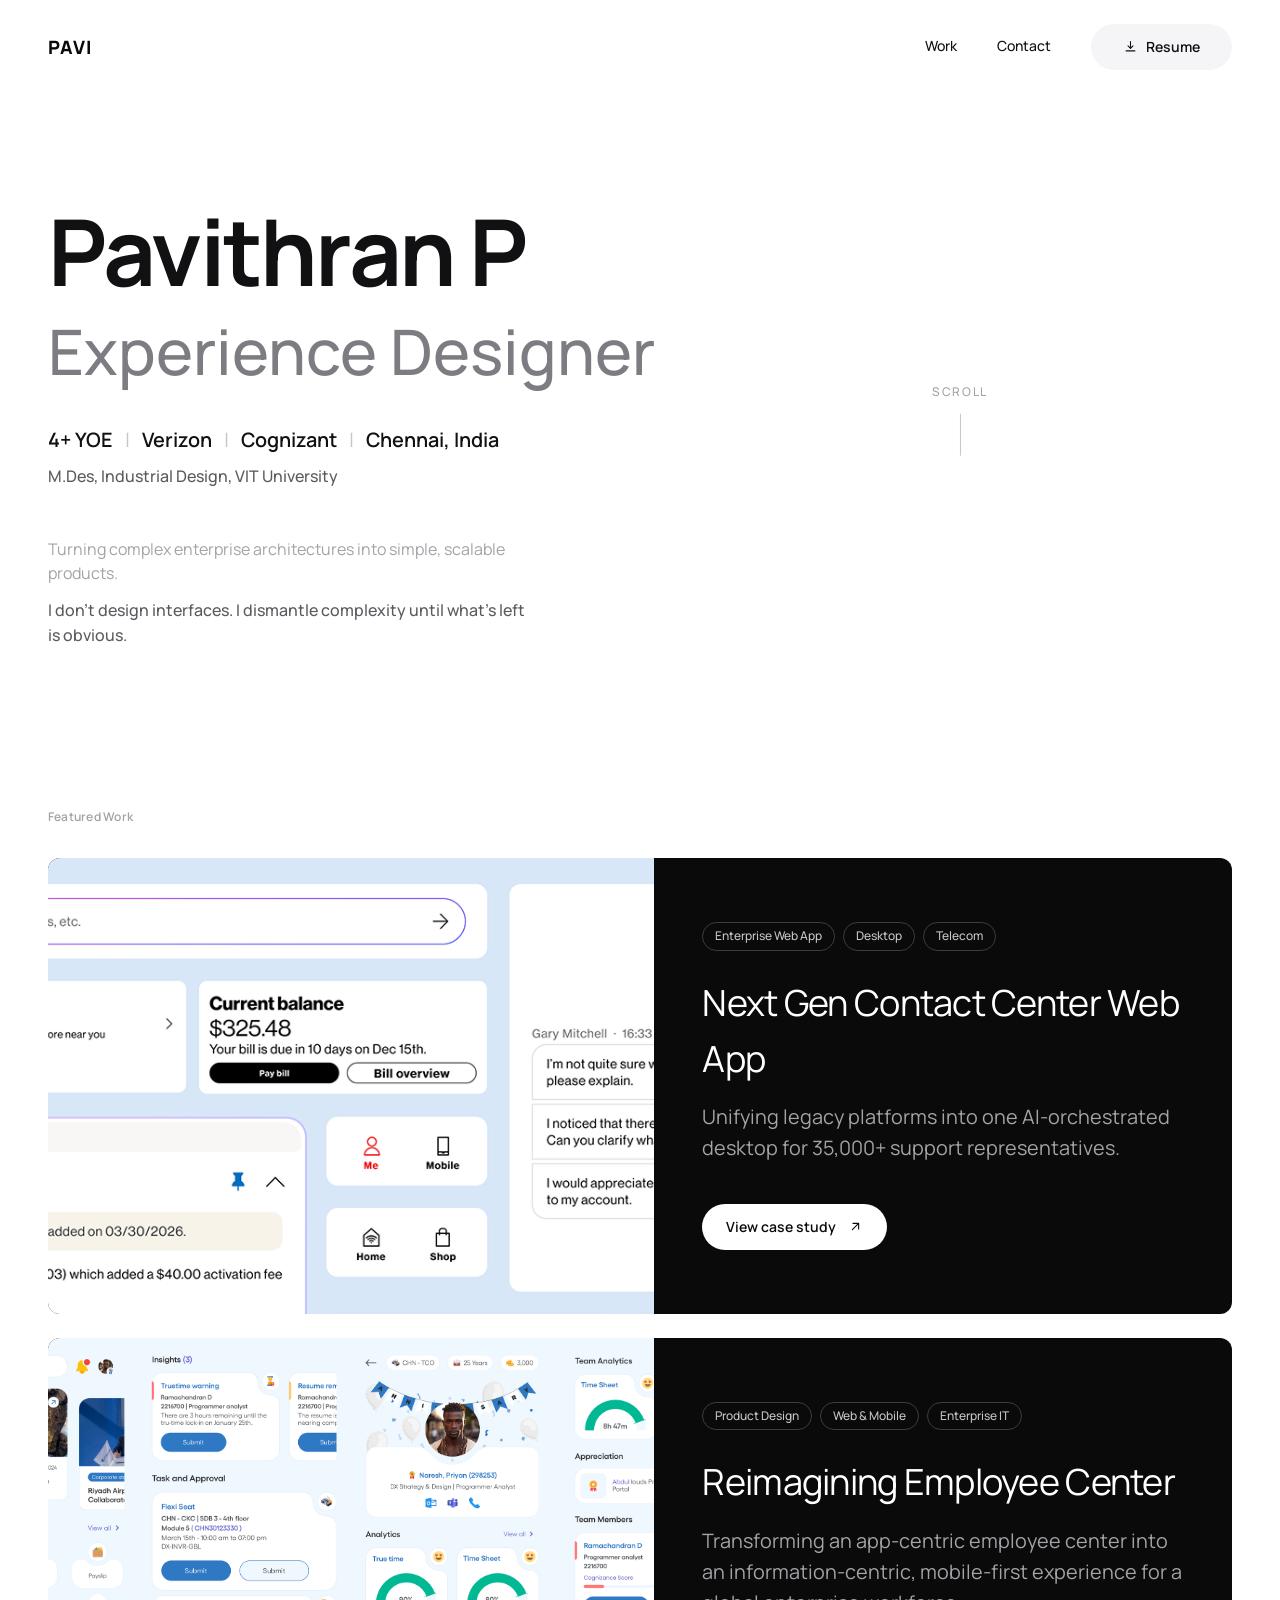
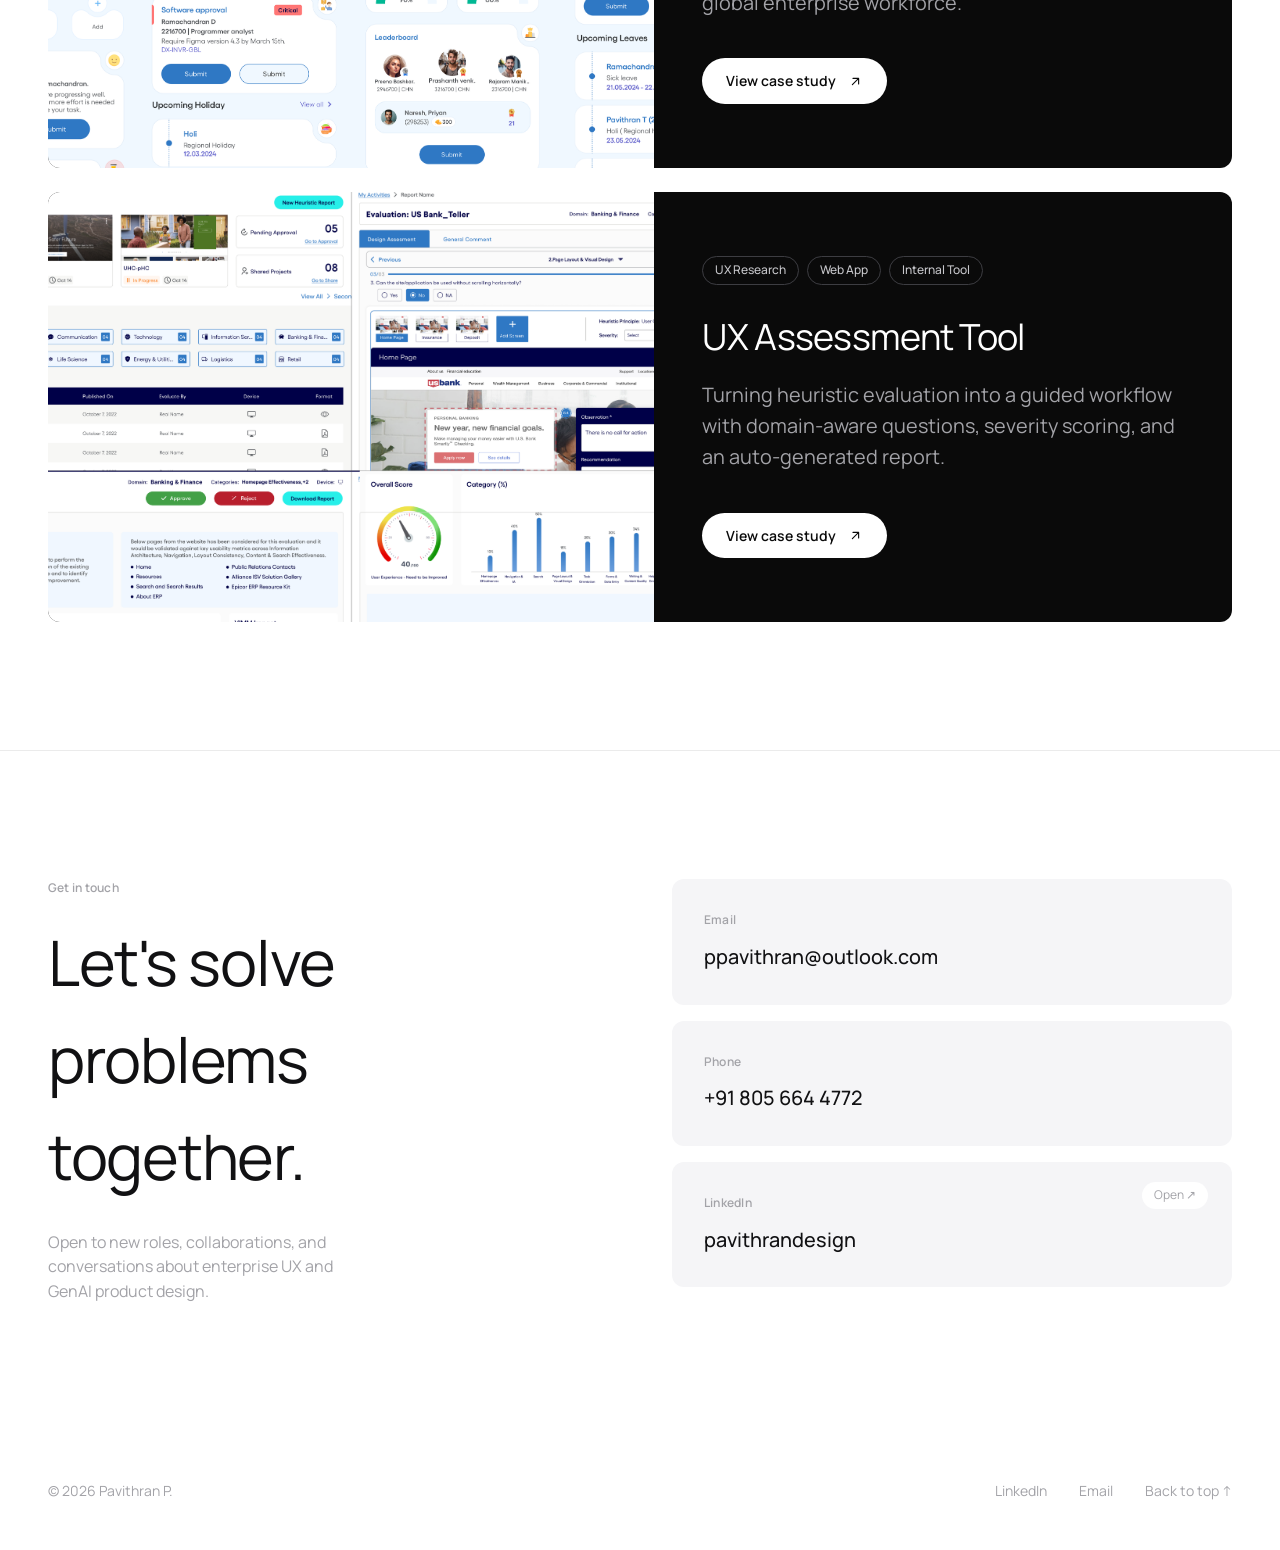
<file: index.html>
<!DOCTYPE html>
<html lang="en">
<head>
<meta charset="UTF-8">
<meta name="viewport" content="width=device-width, initial-scale=1.0">
<title>Pavithran P | Senior Product Designer, Enterprise UX</title>
<meta name="description" content="Pavithran P is a Senior Product Designer specializing in Enterprise UX and Conversational AI. He turns complex enterprise architectures into simple, scalable products.">
<meta name="view-transition" content="same-origin">
<link rel="icon" type="image/png" href="assets/images/favicon.png">
<link rel="stylesheet" href="assets/css/styles.css">
</head>
<body>
<a class="skip-link" href="#main">Skip to content</a>

<header class="site-nav">
  <a href="index.html" class="nav-mark" aria-label="Pavithran P, Home">PAVI</a>
  <nav class="nav-links">
    <a class="nav-link" href="#work">Work</a>
    <a class="nav-link" href="#contact">Contact</a>
    <span class="magnetic-wrap">
      <a class="btn btn-ghost" data-magnetic href="assets/resume/Pavithran_Resume.pdf" download><svg viewBox="0 0 24 24" fill="none" xmlns="http://www.w3.org/2000/svg" width="15" height="15"><path d="M12 4v11m0 0l-4-4m4 4l4-4M5 19h14" stroke="currentColor" stroke-width="1.7" stroke-linecap="round" stroke-linejoin="round"/></svg>Resume</a>
    </span>
  </nav>
</header>

<main id="main">
  <section class="hero">
    <h1 class="hero-name">
      <span class="line"><span>Pavithran P</span></span>
    </h1>
    <div class="hero-role-wrap">
      <div class="role-rotator">
        <span class="is-active">Experience Designer</span>
        <span>Product Designer</span>
        <span>UX Researcher</span>
        <span>UX Strategist</span>
      </div>
    </div>
    <div class="hero-facts">
      <div class="fact-row">
        <span>4+ YOE</span>
        <span class="pipe">|</span>
        <span>Verizon</span>
        <span class="pipe">|</span>
        <span>Cognizant</span>
        <span class="pipe">|</span>
        <span>Chennai, India</span>
      </div>
      <div class="fact-row fact-row-secondary">
        <span>M.Des, Industrial Design, VIT University</span>
      </div>
    </div>
    <p class="hero-caption">Turning complex enterprise architectures into simple, scalable products.</p>
    <p class="hero-caption hero-philosophy">I don't design interfaces. I dismantle complexity until what's left is obvious.</p>

    <a href="#work" class="hero-scroll-cue">
      <span>Scroll</span>
      <span class="cue-line"></span>
    </a>
  </section>

  <section class="work-section" id="work">
    <p class="eyebrow work-label">Featured Work</p>
    <div class="work-stack">
      <a class="featured-work" href="next-gen-contact-center.html">
        <div class="featured-media" style="view-transition-name: cs-next-gen-contact-center-media;">
          <img src="assets/images/case-studies/next-gen-contact-center/cover.png" alt="Next Gen Contact Center Web App, unified agent desktop preview">
        </div>
        <div class="featured-content">
          <div class="chip-row">
            <span class="chip">Enterprise Web App</span>
            <span class="chip">Desktop</span>
            <span class="chip">Telecom</span>
          </div>
          <h3 style="view-transition-name: cs-next-gen-contact-center-title;">Next Gen Contact Center Web App</h3>
          <p>Unifying legacy platforms into one AI-orchestrated desktop for 35,000+ support representatives.</p>
          <span class="featured-link">View case study
            <svg viewBox="0 0 24 24" fill="none" xmlns="http://www.w3.org/2000/svg"><path d="M7 17L17 7M17 7H8M17 7V16" stroke="currentColor" stroke-width="1.8" stroke-linecap="round" stroke-linejoin="round"/></svg>
          </span>
        </div>
      </a>
      <a class="featured-work" href="reimagining-employee-center.html">
        <div class="featured-media" style="view-transition-name: cs-reimagining-employee-center-media;">
          <img src="assets/images/case-studies/reimagining-employee-center/cover.png" alt="Reimagined employee center, showing home, insights, profile, and team analytics screens">
        </div>
        <div class="featured-content">
          <div class="chip-row">
            <span class="chip">Product Design</span>
            <span class="chip">Web &amp; Mobile</span>
            <span class="chip">Enterprise IT</span>
          </div>
          <h3 style="view-transition-name: cs-reimagining-employee-center-title;">Reimagining Employee Center</h3>
          <p>Transforming an app-centric employee center into an information-centric, mobile-first experience for a global enterprise workforce.</p>
          <span class="featured-link">View case study
            <svg viewBox="0 0 24 24" fill="none" xmlns="http://www.w3.org/2000/svg"><path d="M7 17L17 7M17 7H8M17 7V16" stroke="currentColor" stroke-width="1.8" stroke-linecap="round" stroke-linejoin="round"/></svg>
          </span>
        </div>
      </a>
      <a class="featured-work" href="ux-assessment-tool.html">
        <div class="featured-media" style="view-transition-name: cs-ux-assessment-tool-media;">
          <img src="assets/images/case-studies/ux-assessment-tool/cover.png" alt="UX Assessment Tool, showing My Activities dashboard, evaluation workspace, and generated report">
        </div>
        <div class="featured-content">
          <div class="chip-row">
            <span class="chip">UX Research</span>
            <span class="chip">Web App</span>
            <span class="chip">Internal Tool</span>
          </div>
          <h3 style="view-transition-name: cs-ux-assessment-tool-title;">UX Assessment Tool</h3>
          <p>Turning heuristic evaluation into a guided workflow with domain-aware questions, severity scoring, and an auto-generated report.</p>
          <span class="featured-link">View case study
            <svg viewBox="0 0 24 24" fill="none" xmlns="http://www.w3.org/2000/svg"><path d="M7 17L17 7M17 7H8M17 7V16" stroke="currentColor" stroke-width="1.8" stroke-linecap="round" stroke-linejoin="round"/></svg>
          </span>
        </div>
      </a>
    </div>
  </section>

  <section class="contact-section" id="contact">
    <div class="contact-intro">
      <p class="eyebrow" style="margin-bottom: var(--sp-4);">Get in touch</p>
      <h2 class="contact-heading">Let's solve problems together.</h2>
      <p class="contact-note">Open to new roles, collaborations, and conversations about enterprise UX and GenAI product design.</p>
    </div>
    <div class="contact-options">
      <div class="contact-card" data-copy="ppavithran@outlook.com">
        <p class="eyebrow">Email</p>
        <p class="contact-value">ppavithran@outlook.com</p>
        <button type="button" class="copy-btn">Copy</button>
      </div>
      <div class="contact-card" data-copy="+91 805 664 4772">
        <p class="eyebrow">Phone</p>
        <p class="contact-value">+91 805 664 4772</p>
        <button type="button" class="copy-btn">Copy</button>
      </div>
      <a class="contact-card" href="https://www.linkedin.com/in/pavithrandesigns/" target="_blank" rel="noopener">
        <p class="eyebrow">LinkedIn</p>
        <p class="contact-value">pavithrandesign</p>
        <span class="copy-btn" style="opacity:1;">Open ↗</span>
      </a>
    </div>
  </section>
</main>

<footer class="site-footer">
  <span>&copy; <span id="year"></span> Pavithran P.</span>
  <div class="footer-links">
    <a href="https://www.linkedin.com/in/pavithrandesigns/" target="_blank" rel="noopener">LinkedIn</a>
    <a href="mailto:ppavithran@outlook.com">Email</a>
    <a class="back-to-top" href="#main">Back to top ↑</a>
  </div>
</footer>

<script>document.getElementById('year').textContent = new Date().getFullYear();</script>
<script src="assets/js/main.js"></script>
</body>
</html>
</file>
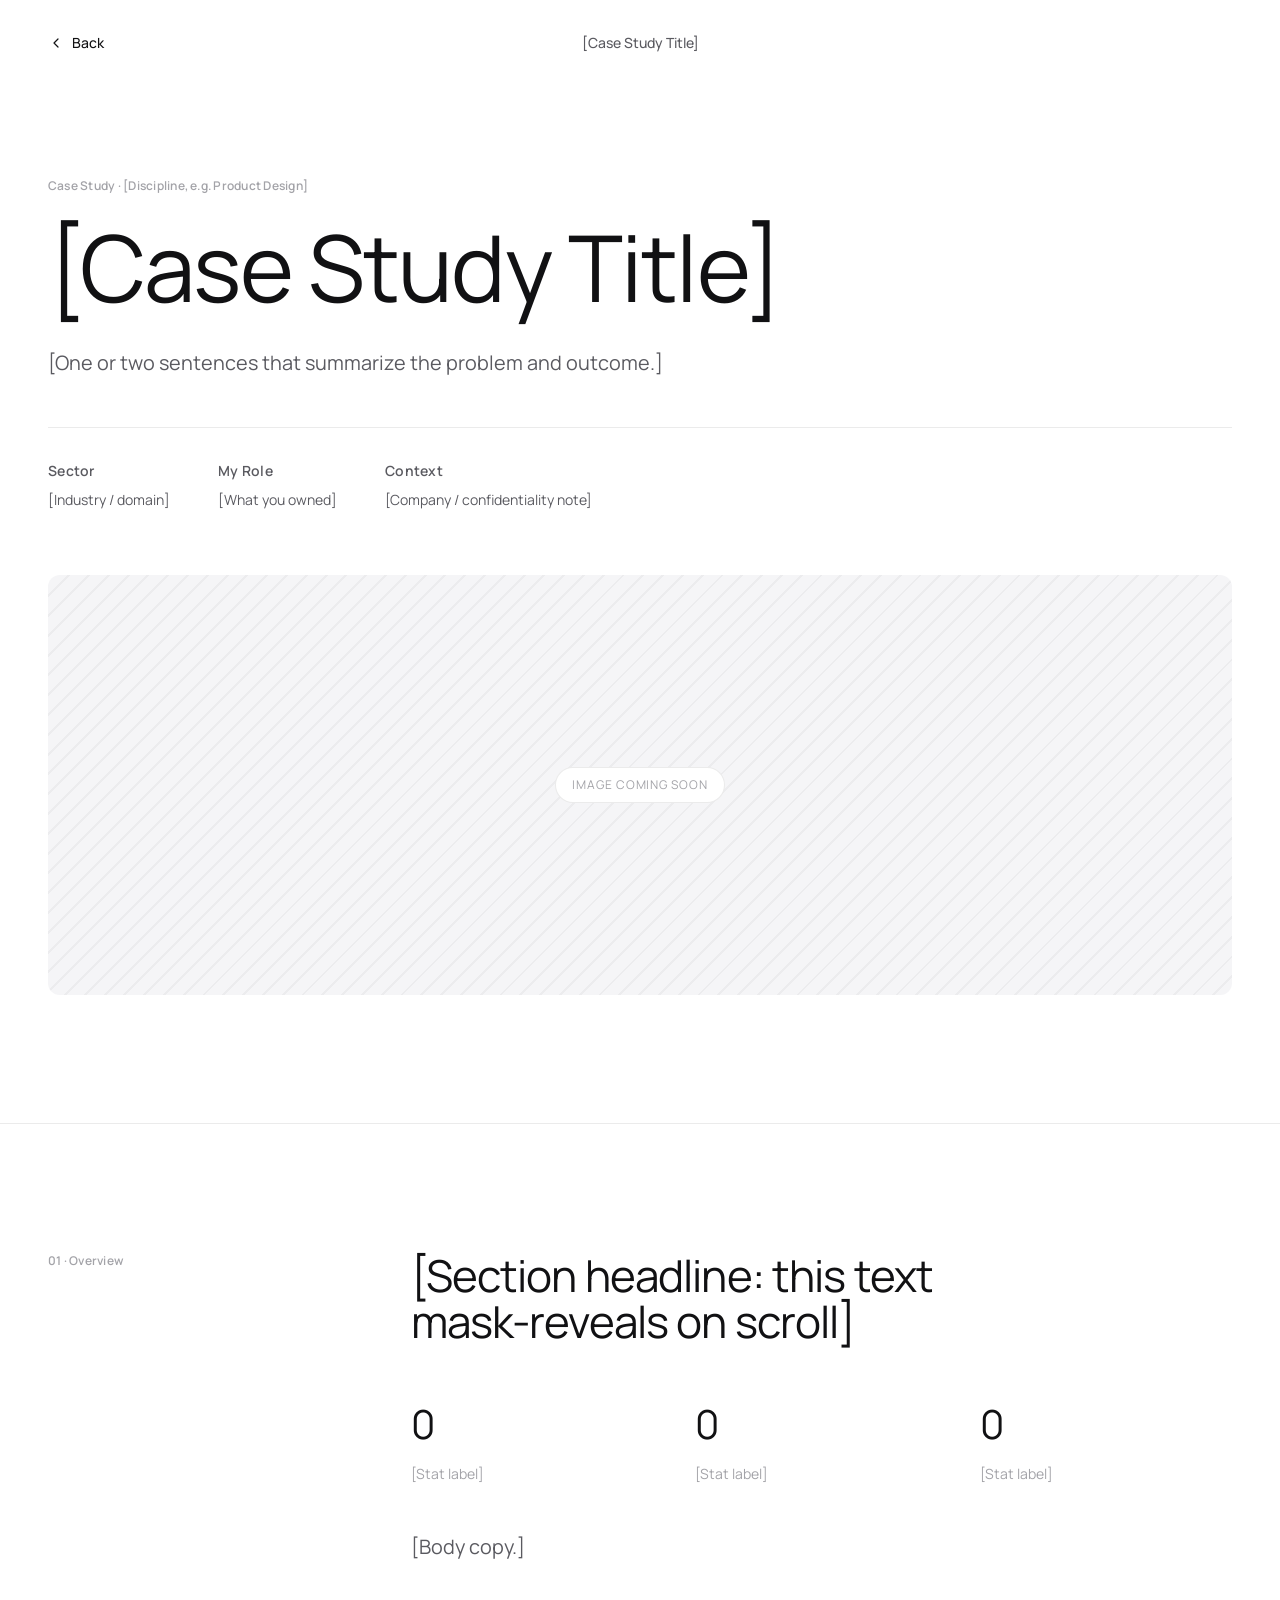
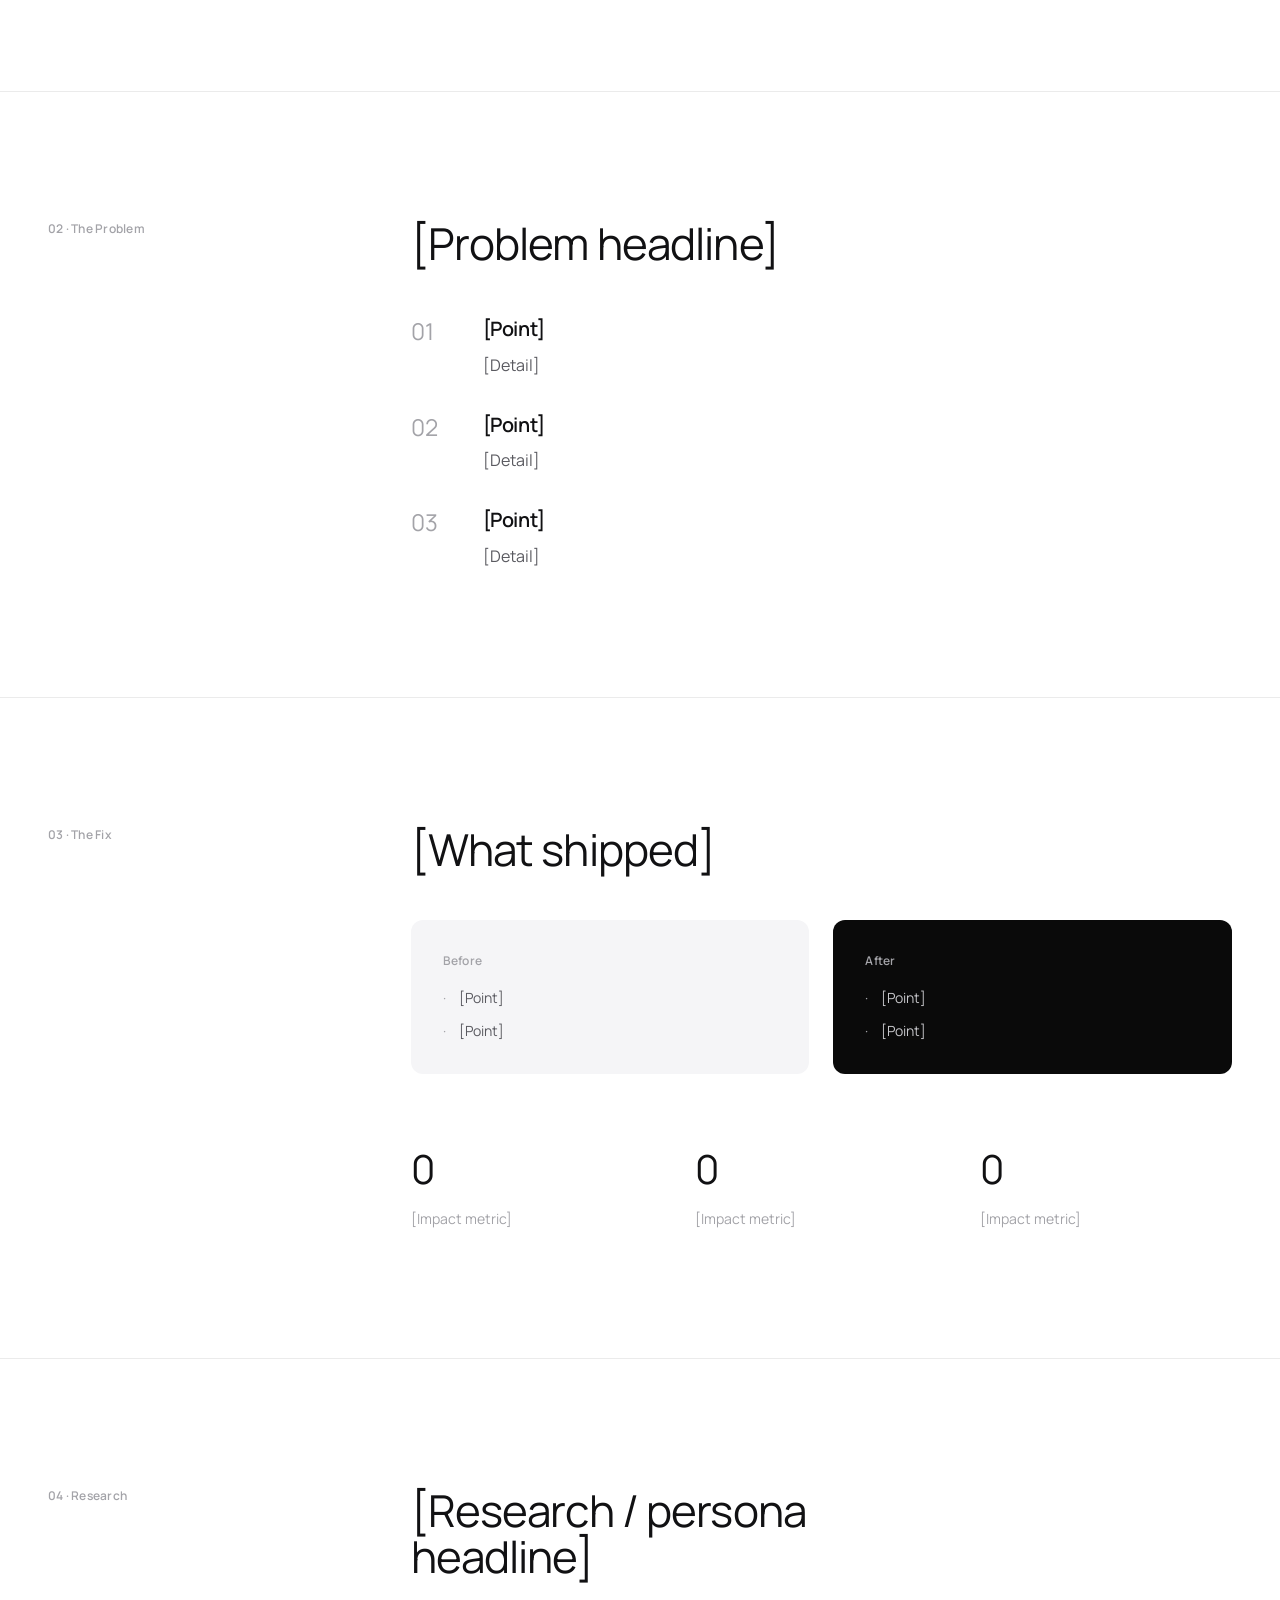
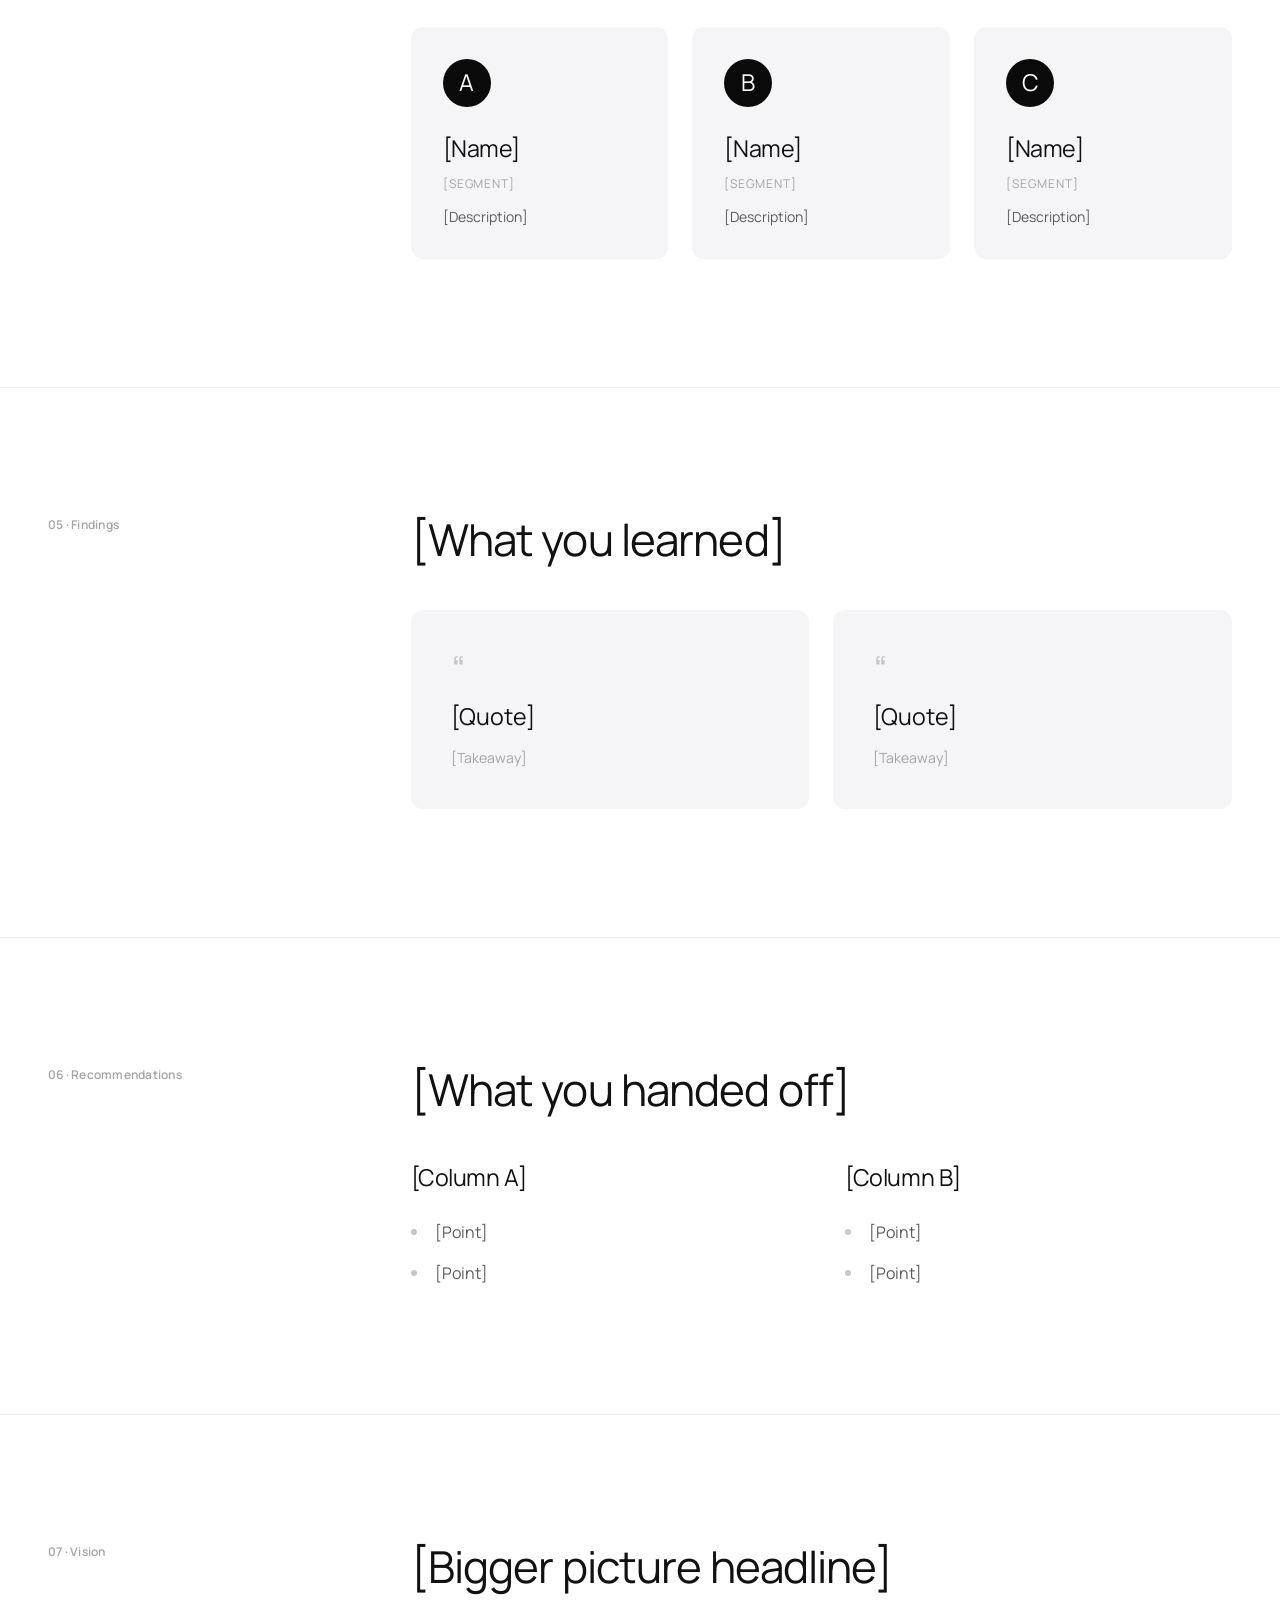
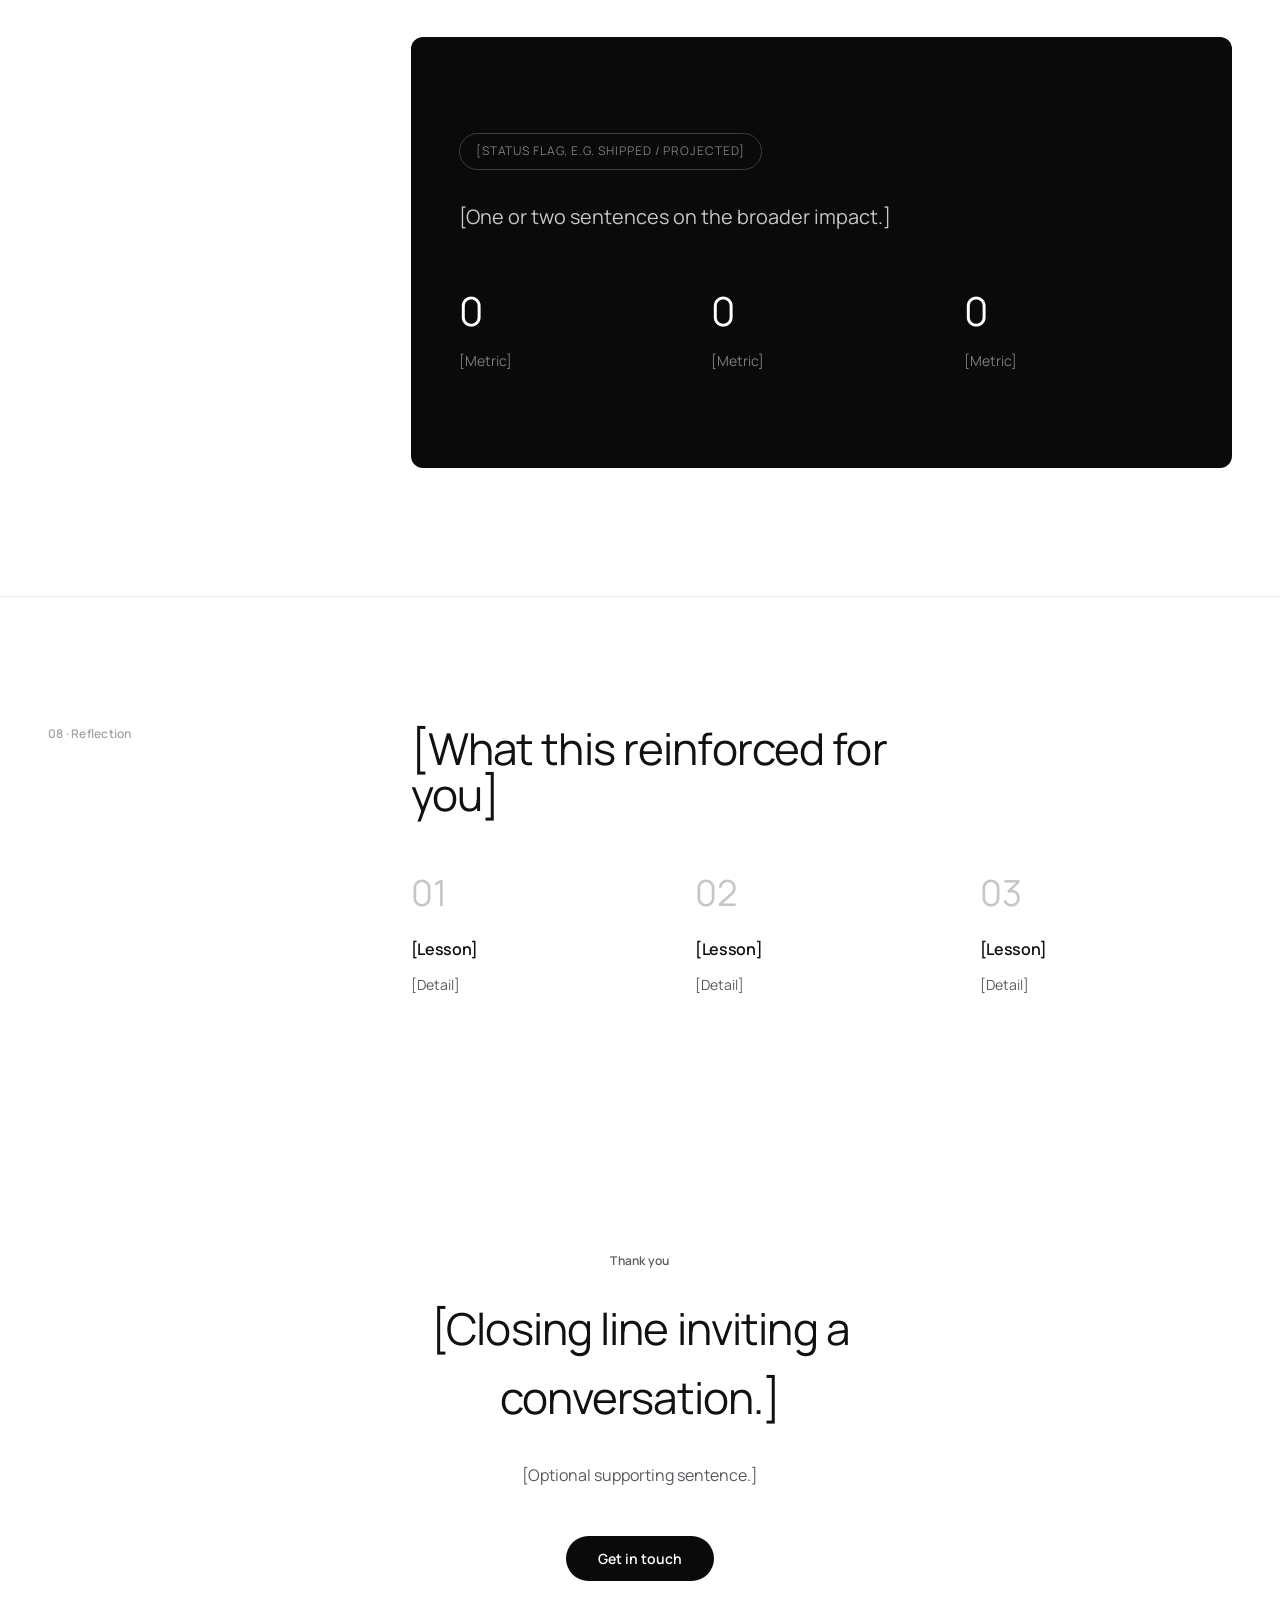
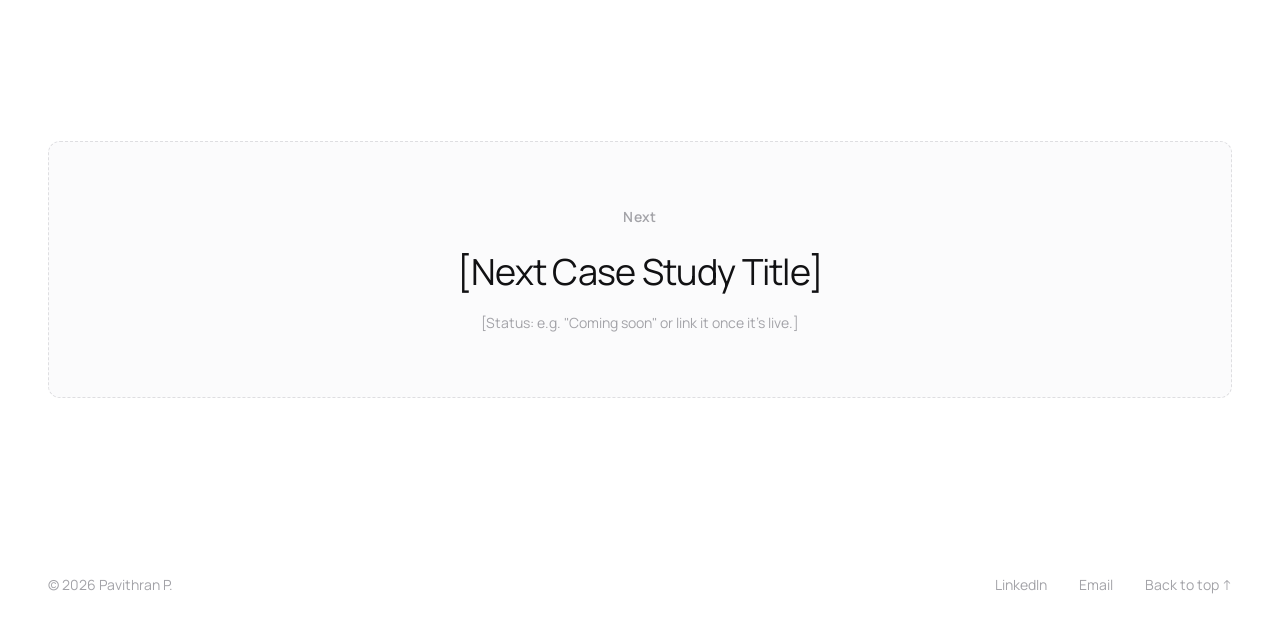
<file: case-study-template.html>
<!DOCTYPE html>
<!--
  ============================================================================
  CASE STUDY TEMPLATE: duplicate this file to add a new case study.

  HOW TO USE:
  1. Copy this file, rename it to your case study's slug, e.g. "employee-center-reimagine.html"
  2. Replace every [BRACKETED] placeholder with real content.
  3. Delete any <section> block you don't need (each is self-contained).
     Duplicate any numbered-list / stat-row / quote-card / persona-card block
     to add more items; they don't depend on JS, just markup.
  4. Swap the .placeholder-block <div>s for real <img> tags once you have visuals:
       <img src="assets/images/case-studies/[slug]/cover.jpg" alt="[description]">
  5. Add this case study to the homepage grid by editing the `tilesData` array
     at the top of assets/js/main.js; duplicate the second-case-study
     placeholder entry and point it at this new file.
  6. Nothing else needs to change. Nav, cursor, fonts, and all interactions
     are shared via assets/css/styles.css + assets/js/main.js + case-study.js.
  7. The view-transition-name values on .cs-cover and .cs-hero h1 below use a
     [slug] placeholder: replace [slug] with this case study's unique slug
     (matching the homepage card) so the morph transition doesn't collide
     with other case studies.
  ============================================================================
-->
<html lang="en">
<head>
<meta charset="UTF-8">
<meta name="viewport" content="width=device-width, initial-scale=1.0">
<title>[Case Study Title] | Pavithran P</title>
<meta name="description" content="[One-sentence summary for search & social previews.]">
<meta name="view-transition" content="same-origin">
<link rel="icon" type="image/png" href="assets/images/favicon.png">
<link rel="stylesheet" href="assets/css/styles.css">
</head>
<body>
<a class="skip-link" href="#main">Skip to content</a>

<header class="site-nav">
  <a href="index.html" class="nav-back" aria-label="Back to home">
    <svg viewBox="0 0 24 24" fill="none" xmlns="http://www.w3.org/2000/svg"><path d="M15 18l-6-6 6-6" stroke="currentColor" stroke-width="1.8" stroke-linecap="round" stroke-linejoin="round"/></svg>
    Back
  </a>
  <span class="nav-case-name">[Case Study Title]</span>
</header>

<main id="main">

  <!-- COVER -->
  <section class="cs-hero">
    <p class="eyebrow">Case Study · [Discipline, e.g. Product Design]</p>
    <h1 style="view-transition-name: cs-[slug]-title;">[Case Study Title]</h1>
    <p class="cs-dek">[One or two sentences that summarize the problem and outcome.]</p>
    <div class="cs-meta">
      <div class="cs-meta-item"><p class="eyebrow">Sector</p><p>[Industry / domain]</p></div>
      <div class="cs-meta-item"><p class="eyebrow">My Role</p><p>[What you owned]</p></div>
      <div class="cs-meta-item"><p class="eyebrow">Context</p><p>[Company / confidentiality note]</p></div>
    </div>
  </section>

  <div class="cs-cover" style="view-transition-name: cs-[slug]-media;">
    <div class="placeholder-block"><span class="placeholder-tag">Image coming soon</span></div>
  </div>

  <!-- SECTION: Overview -->
  <section class="cs-section">
    <div class="cs-section-inner">
      <div class="cs-section-label"><p class="eyebrow">01 · Overview</p></div>
      <div>
        <h2 class="cs-headline">[Section headline: this text mask-reveals on scroll]</h2>
        <div class="cs-stat-row cs-reveal">
          <div class="cs-stat"><div class="stat-num" data-count-to="0" data-suffix="">0</div><div class="stat-label">[Stat label]</div></div>
          <div class="cs-stat"><div class="stat-num" data-count-to="0" data-suffix="">0</div><div class="stat-label">[Stat label]</div></div>
          <div class="cs-stat"><div class="stat-num" data-count-to="0" data-suffix="">0</div><div class="stat-label">[Stat label]</div></div>
        </div>
        <div class="cs-body cs-reveal" style="margin-top: var(--sp-8);">
          <p>[Body copy.]</p>
        </div>
      </div>
    </div>
  </section>

  <!-- SECTION: The Problem -->
  <section class="cs-section">
    <div class="cs-section-inner">
      <div class="cs-section-label"><p class="eyebrow">02 · The Problem</p></div>
      <div>
        <h2 class="cs-headline">[Problem headline]</h2>
        <div class="cs-numbered-list cs-reveal">
          <div class="numbered-item"><span class="num">01</span><div><h4>[Point]</h4><p>[Detail]</p></div></div>
          <div class="numbered-item"><span class="num">02</span><div><h4>[Point]</h4><p>[Detail]</p></div></div>
          <div class="numbered-item"><span class="num">03</span><div><h4>[Point]</h4><p>[Detail]</p></div></div>
        </div>
      </div>
    </div>
  </section>

  <!-- SECTION: Before / After -->
  <section class="cs-section">
    <div class="cs-section-inner">
      <div class="cs-section-label"><p class="eyebrow">03 · The Fix</p></div>
      <div>
        <h2 class="cs-headline">[What shipped]</h2>
        <div class="cs-before-after cs-reveal">
          <div class="ba-card"><p class="eyebrow">Before</p><ul><li>[Point]</li><li>[Point]</li></ul></div>
          <div class="ba-card ba-after"><p class="eyebrow">After</p><ul><li>[Point]</li><li>[Point]</li></ul></div>
        </div>
        <div class="cs-stat-row cs-reveal" style="margin-top: var(--sp-10);">
          <div class="cs-stat"><div class="stat-num" data-count-to="0" data-suffix="">0</div><div class="stat-label">[Impact metric]</div></div>
          <div class="cs-stat"><div class="stat-num" data-count-to="0" data-suffix="">0</div><div class="stat-label">[Impact metric]</div></div>
          <div class="cs-stat"><div class="stat-num" data-count-to="0" data-suffix="">0</div><div class="stat-label">[Impact metric]</div></div>
        </div>
      </div>
    </div>
  </section>

  <!-- SECTION: Personas (duplicate .persona-card for more) -->
  <section class="cs-section">
    <div class="cs-section-inner">
      <div class="cs-section-label"><p class="eyebrow">04 · Research</p></div>
      <div>
        <h2 class="cs-headline">[Research / persona headline]</h2>
        <div class="cs-persona-grid cs-reveal">
          <div class="persona-card"><div class="persona-initial">A</div><h4>[Name]</h4><p class="persona-tag">[Segment]</p><p>[Description]</p></div>
          <div class="persona-card"><div class="persona-initial">B</div><h4>[Name]</h4><p class="persona-tag">[Segment]</p><p>[Description]</p></div>
          <div class="persona-card"><div class="persona-initial">C</div><h4>[Name]</h4><p class="persona-tag">[Segment]</p><p>[Description]</p></div>
        </div>
      </div>
    </div>
  </section>

  <!-- SECTION: Quotes (duplicate .quote-card for more) -->
  <section class="cs-section">
    <div class="cs-section-inner">
      <div class="cs-section-label"><p class="eyebrow">05 · Findings</p></div>
      <div>
        <h2 class="cs-headline">[What you learned]</h2>
        <div class="cs-quote-grid cs-reveal">
          <div class="quote-card"><span class="quote-mark">&ldquo;</span><blockquote>[Quote]</blockquote><p class="quote-cap">[Takeaway]</p></div>
          <div class="quote-card"><span class="quote-mark">&ldquo;</span><blockquote>[Quote]</blockquote><p class="quote-cap">[Takeaway]</p></div>
        </div>
      </div>
    </div>
  </section>

  <!-- SECTION: Recommendations (2 columns) -->
  <section class="cs-section">
    <div class="cs-section-inner">
      <div class="cs-section-label"><p class="eyebrow">06 · Recommendations</p></div>
      <div>
        <h2 class="cs-headline">[What you handed off]</h2>
        <div class="cs-recs-grid cs-reveal">
          <div class="recs-col"><h4>[Column A]</h4><ul><li>[Point]</li><li>[Point]</li></ul></div>
          <div class="recs-col"><h4>[Column B]</h4><ul><li>[Point]</li><li>[Point]</li></ul></div>
        </div>
      </div>
    </div>
  </section>

  <!-- SECTION: Vision / Impact band -->
  <section class="cs-section">
    <div class="cs-section-inner">
      <div class="cs-section-label"><p class="eyebrow">07 · Vision</p></div>
      <div>
        <h2 class="cs-headline">[Bigger picture headline]</h2>
        <div class="cs-vision-band cs-reveal">
          <span class="vision-flag">[Status flag, e.g. Shipped / Projected]</span>
          <p class="lead">[One or two sentences on the broader impact.]</p>
          <div class="cs-stat-row">
            <div class="cs-stat"><div class="stat-num" data-count-to="0" data-suffix="">0</div><div class="stat-label" style="color: var(--grey-500);">[Metric]</div></div>
            <div class="cs-stat"><div class="stat-num" data-count-to="0" data-suffix="">0</div><div class="stat-label" style="color: var(--grey-500);">[Metric]</div></div>
            <div class="cs-stat"><div class="stat-num" data-count-to="0" data-suffix="">0</div><div class="stat-label" style="color: var(--grey-500);">[Metric]</div></div>
          </div>
        </div>
      </div>
    </div>
  </section>

  <!-- SECTION: Reflection -->
  <section class="cs-section">
    <div class="cs-section-inner">
      <div class="cs-section-label"><p class="eyebrow">08 · Reflection</p></div>
      <div>
        <h2 class="cs-headline">[What this reinforced for you]</h2>
        <div class="cs-reflect-grid cs-reveal">
          <div class="reflect-card"><p class="num">01</p><h4>[Lesson]</h4><p>[Detail]</p></div>
          <div class="reflect-card"><p class="num">02</p><h4>[Lesson]</h4><p>[Detail]</p></div>
          <div class="reflect-card"><p class="num">03</p><h4>[Lesson]</h4><p>[Detail]</p></div>
        </div>
      </div>
    </div>
  </section>

  <!-- CLOSING -->
  <section class="cs-closing">
    <p class="eyebrow" style="margin-bottom: var(--sp-5);">Thank you</p>
    <h2>[Closing line inviting a conversation.]</h2>
    <p>[Optional supporting sentence.]</p>
    <span class="magnetic-wrap">
      <a class="btn btn-primary" data-magnetic href="index.html#contact">Get in touch</a>
    </span>
  </section>

  <!-- Next case study teaser: point this at whatever comes after this one -->
  <div class="cs-next">
    <div class="cs-next-card">
      <p class="eyebrow">Next</p>
      <h3>[Next Case Study Title]</h3>
      <p>[Status: e.g. "Coming soon" or link it once it's live.]</p>
    </div>
  </div>

</main>

<footer class="site-footer">
  <span>&copy; <span id="year"></span> Pavithran P.</span>
  <div class="footer-links">
    <a href="https://www.linkedin.com/in/pavithrandesigns/" target="_blank" rel="noopener">LinkedIn</a>
    <a href="mailto:ppavithran@outlook.com">Email</a>
    <a class="back-to-top" href="#main">Back to top ↑</a>
  </div>
</footer>

<script>document.getElementById('year').textContent = new Date().getFullYear();</script>
<script src="assets/js/main.js"></script>
<script src="assets/js/case-study.js"></script>
</body>
</html>
</file>
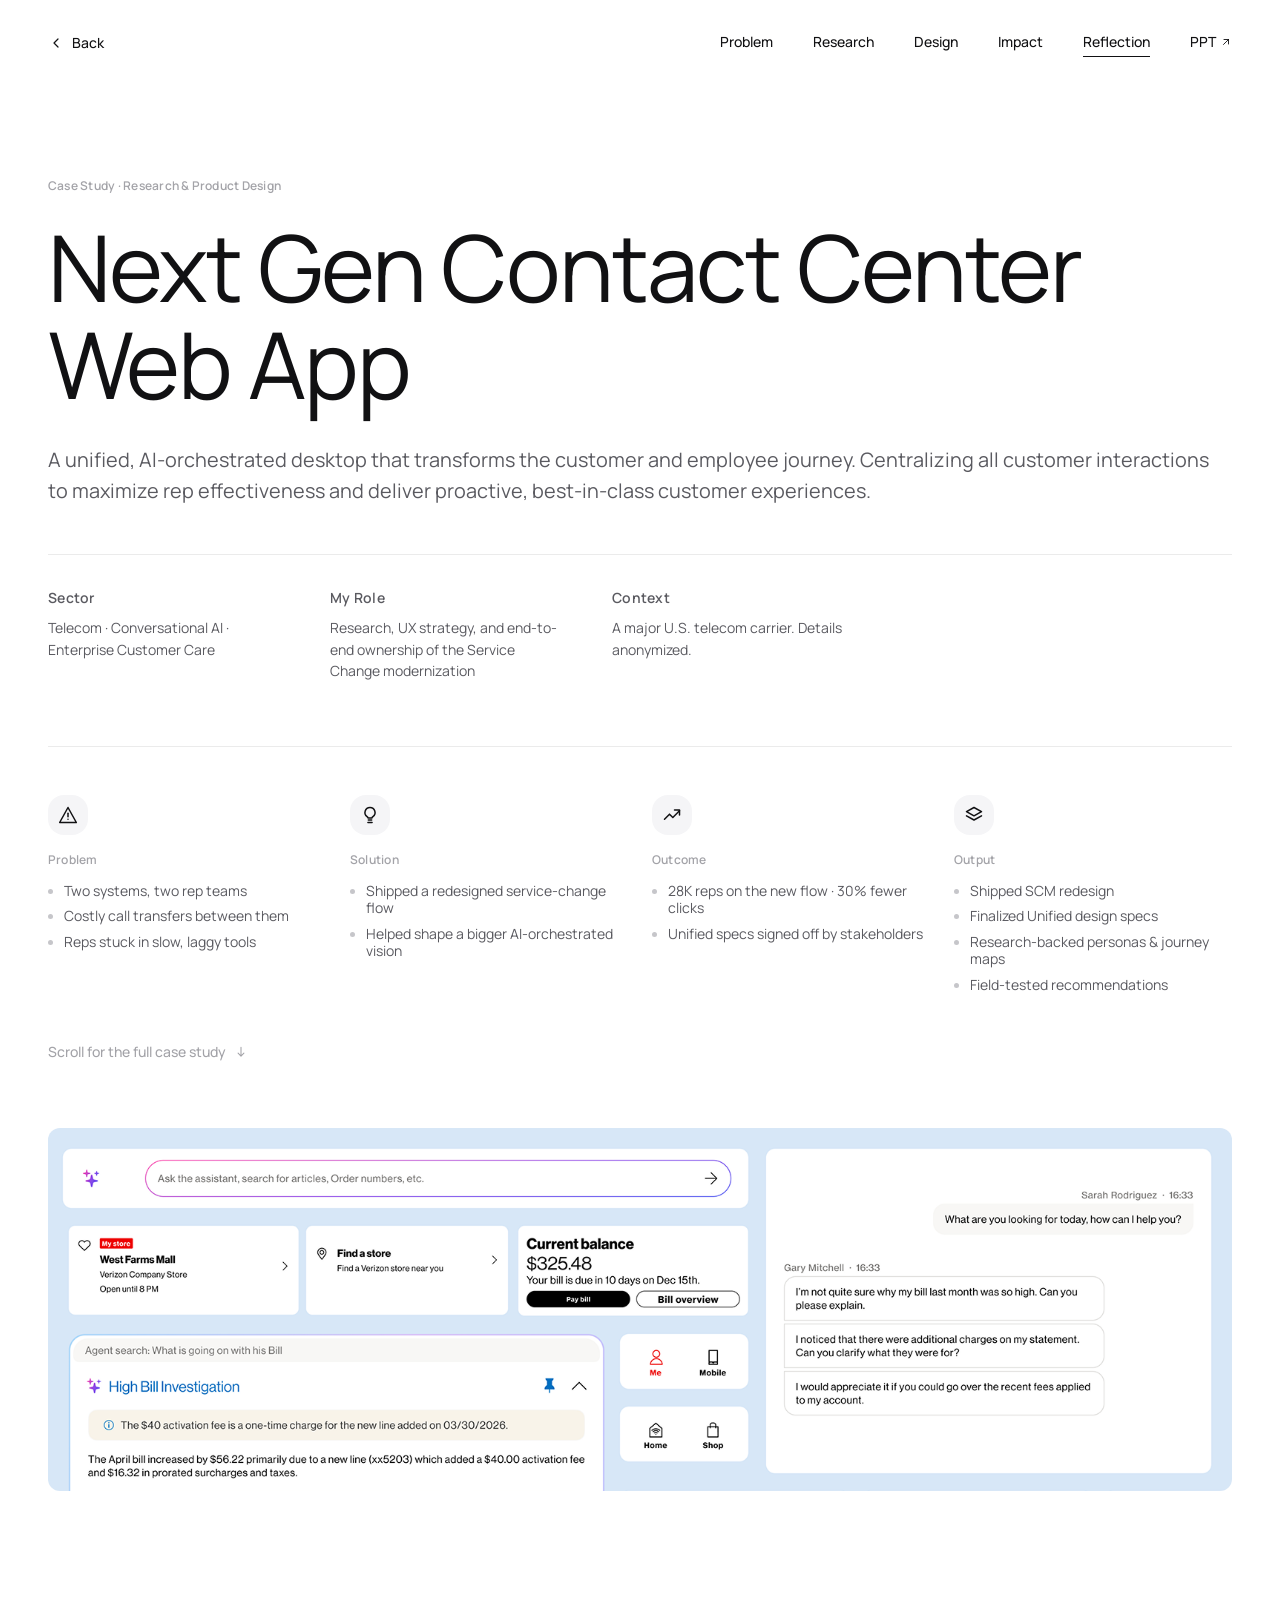
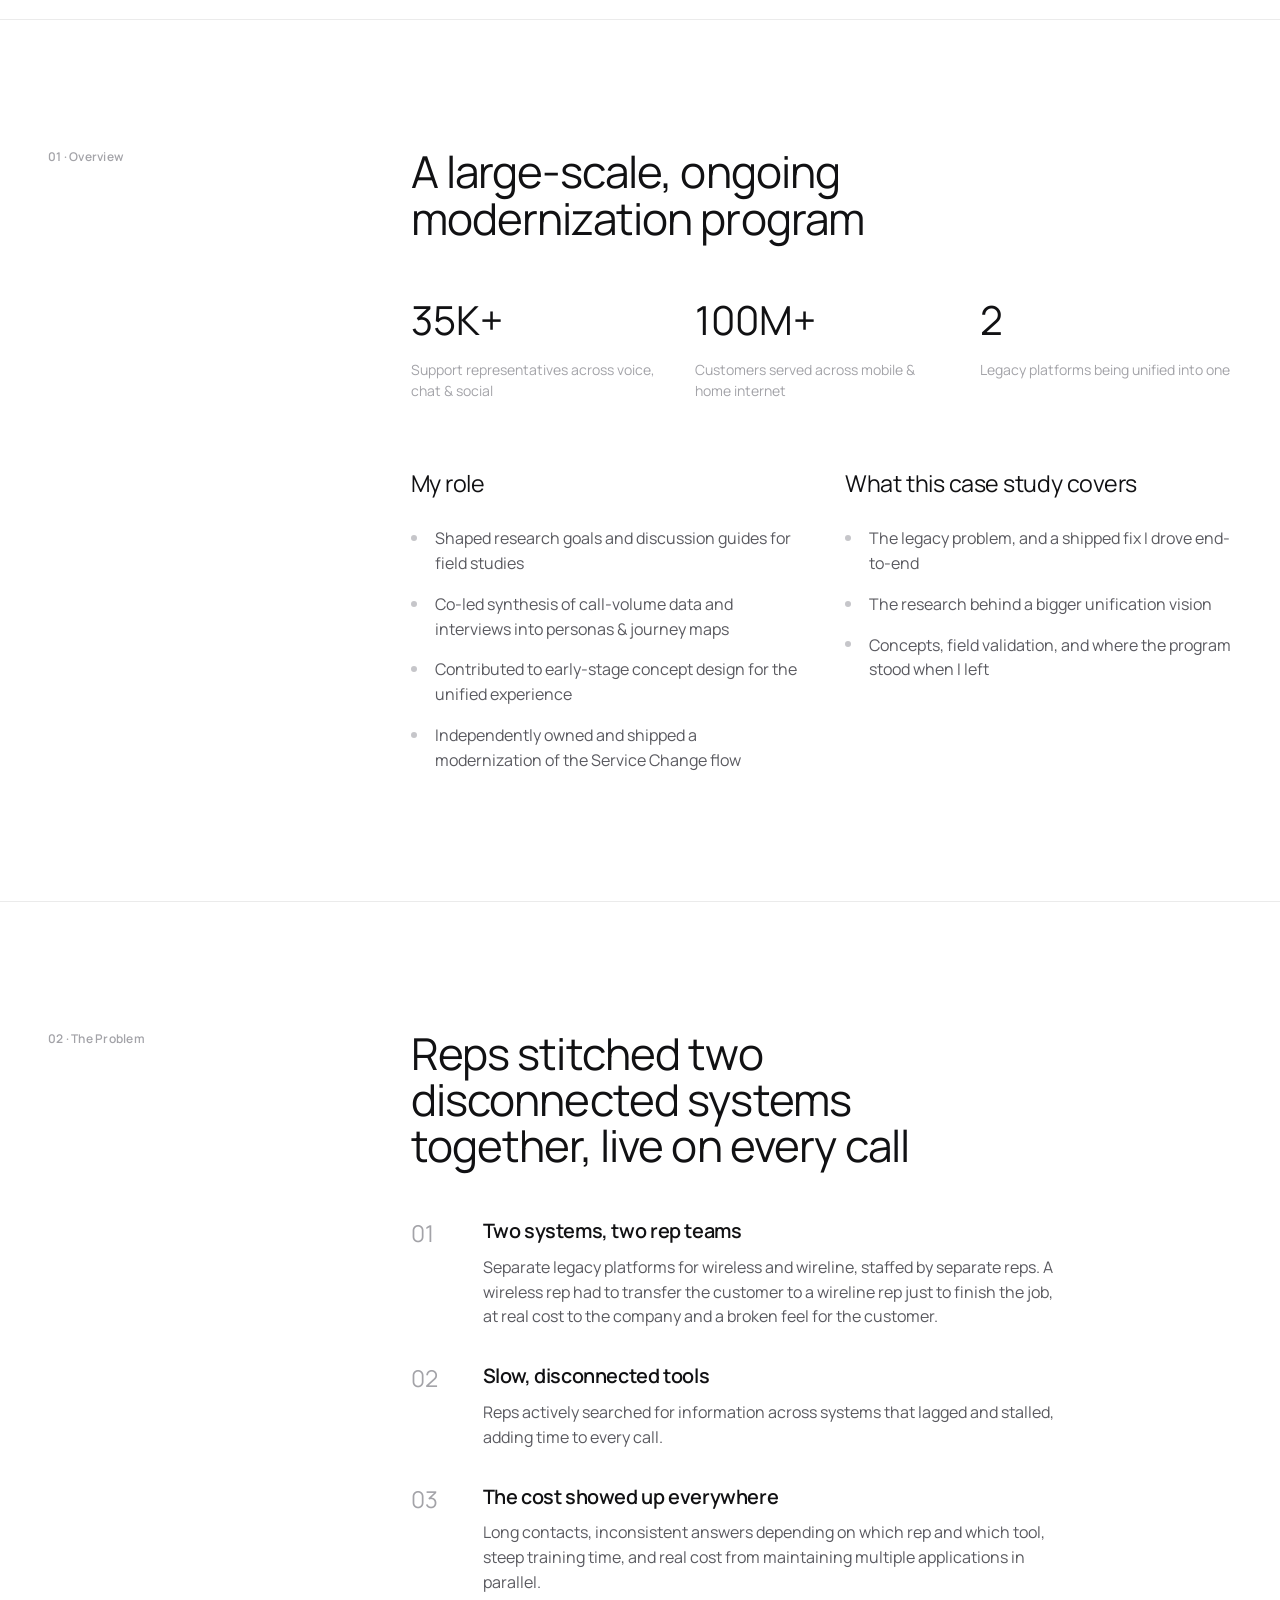
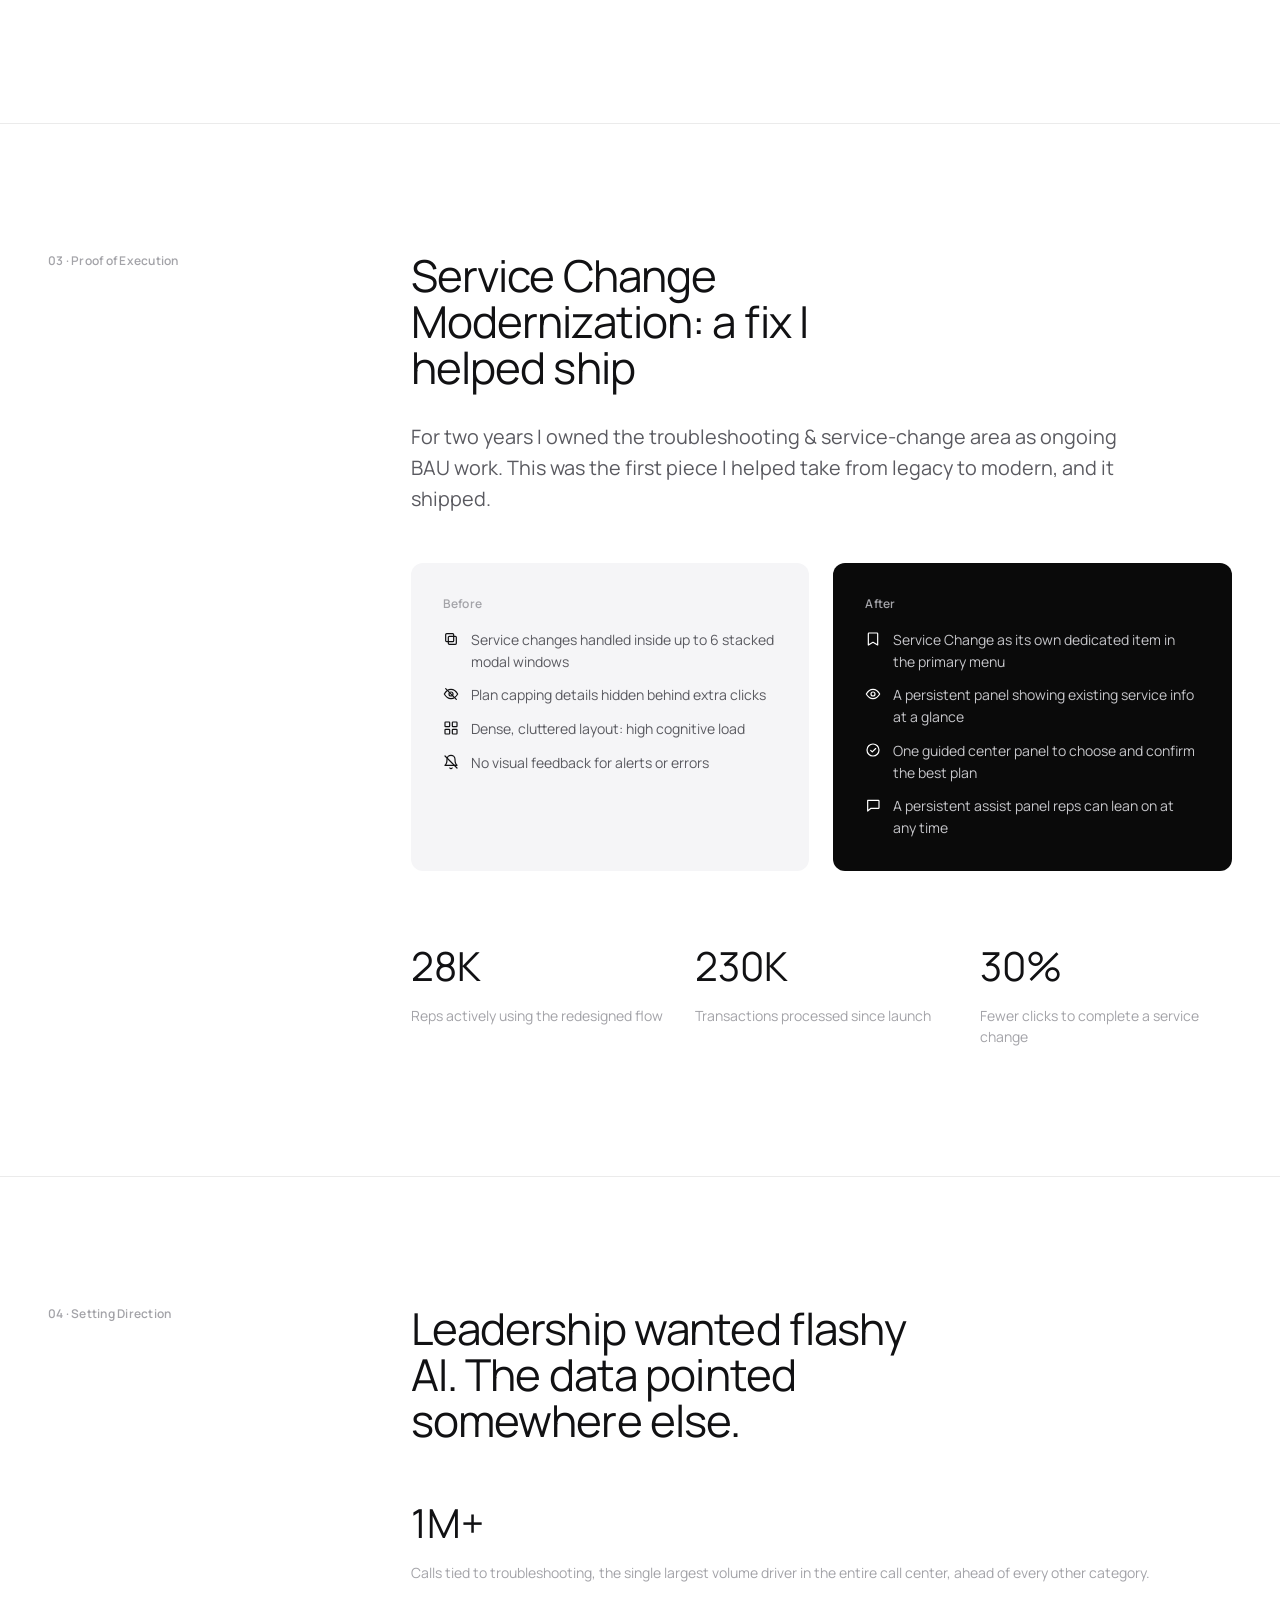
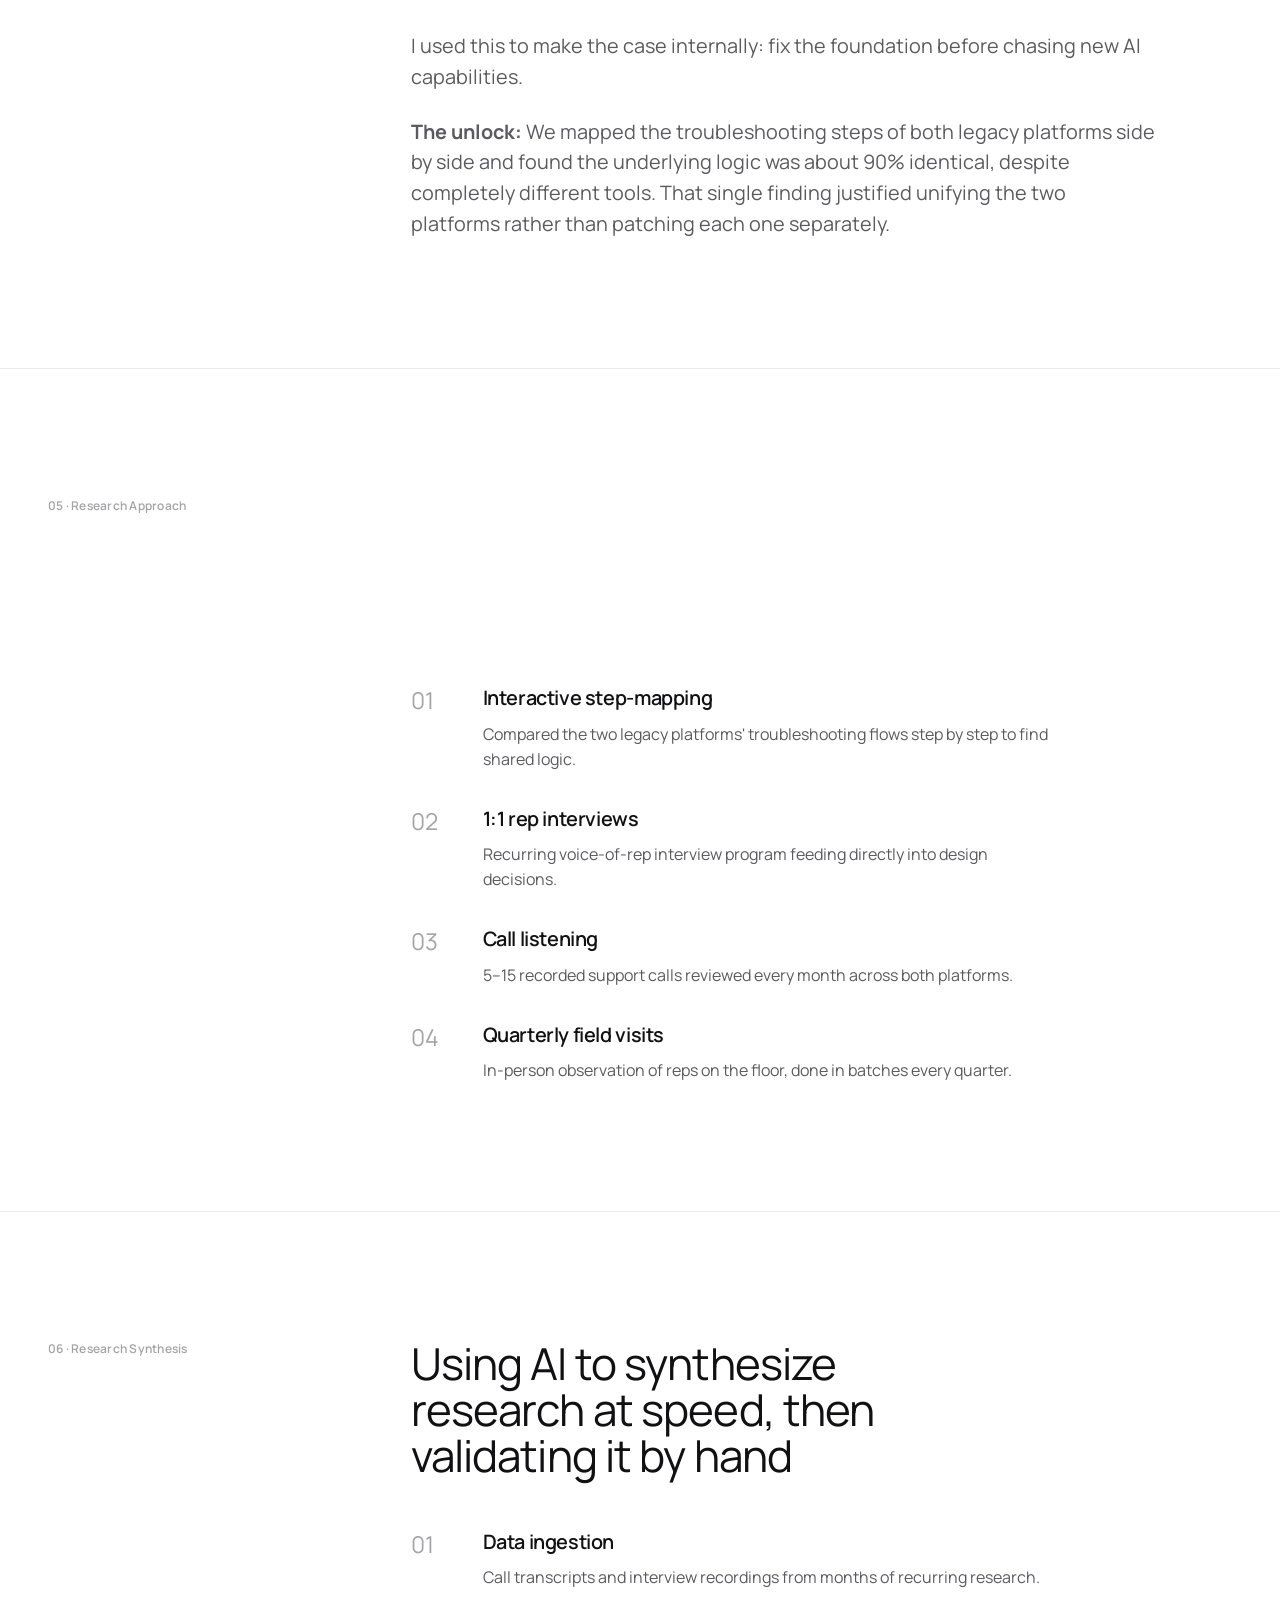
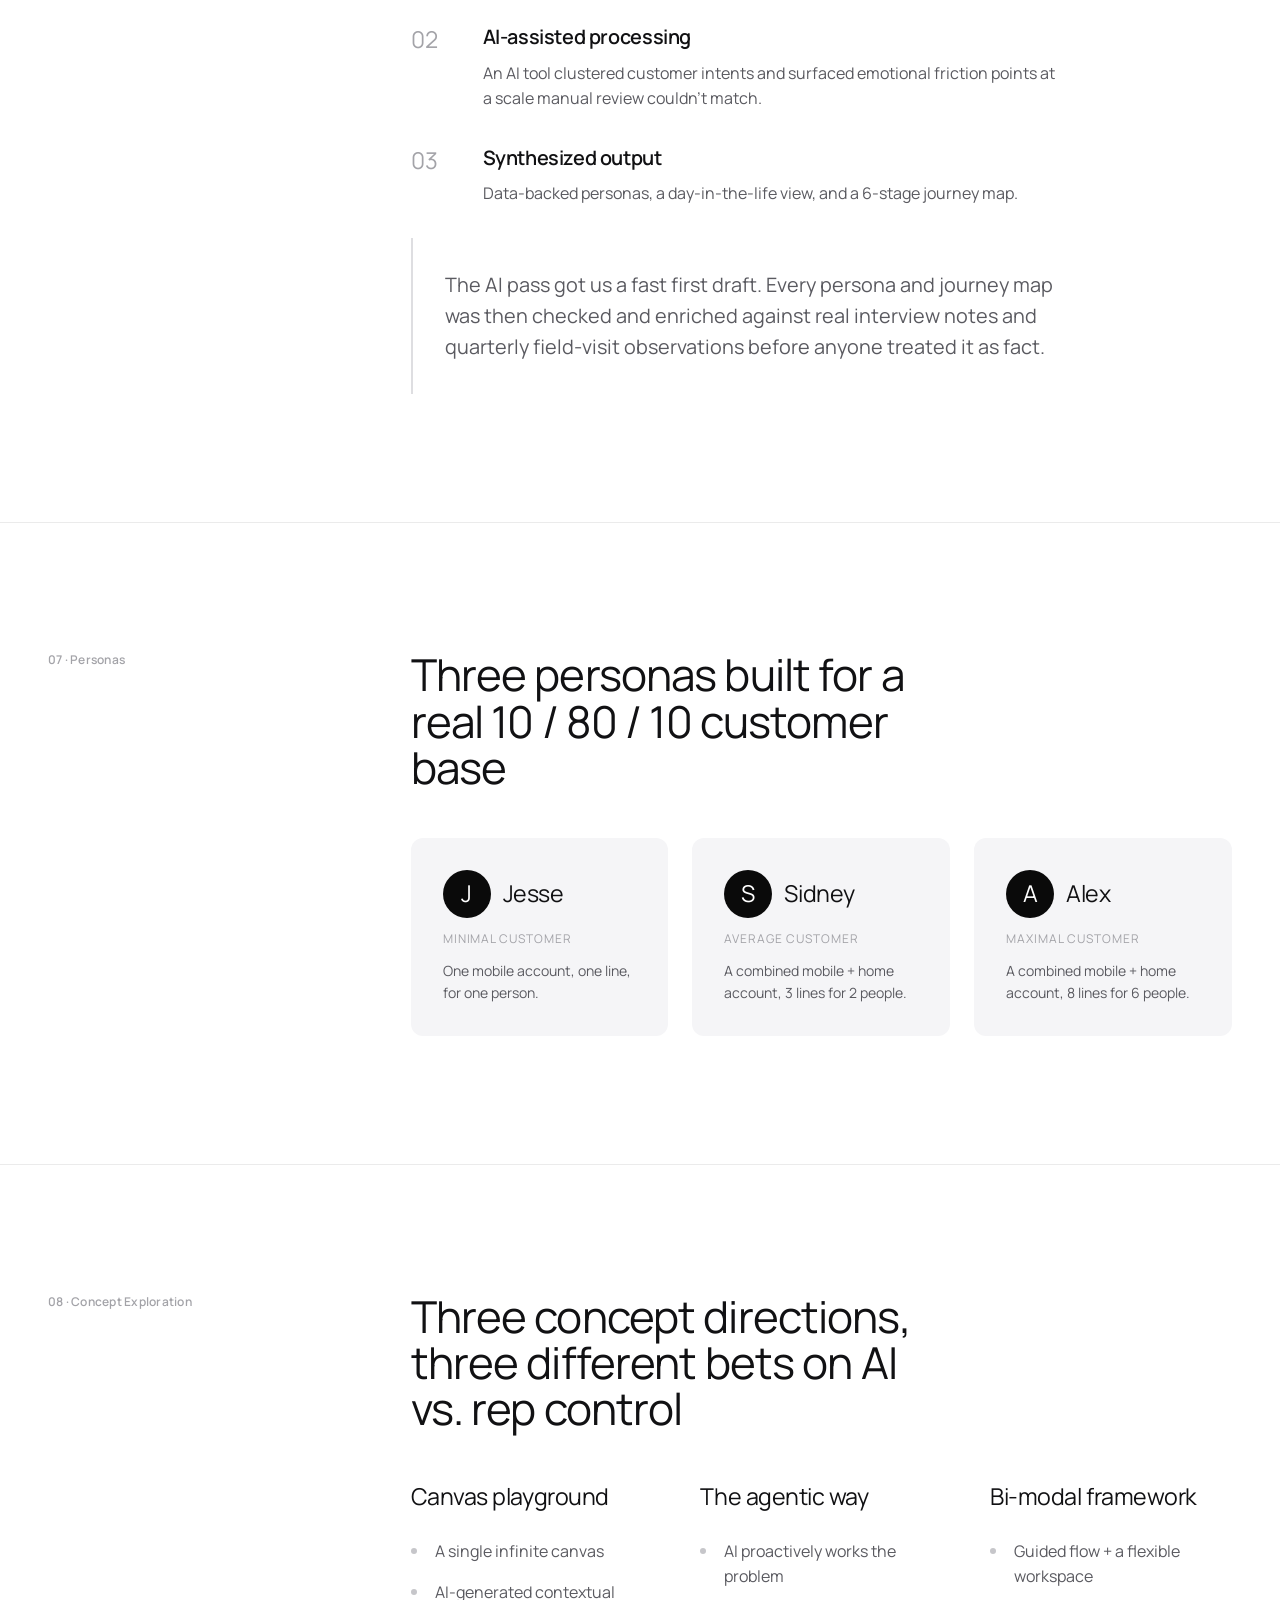
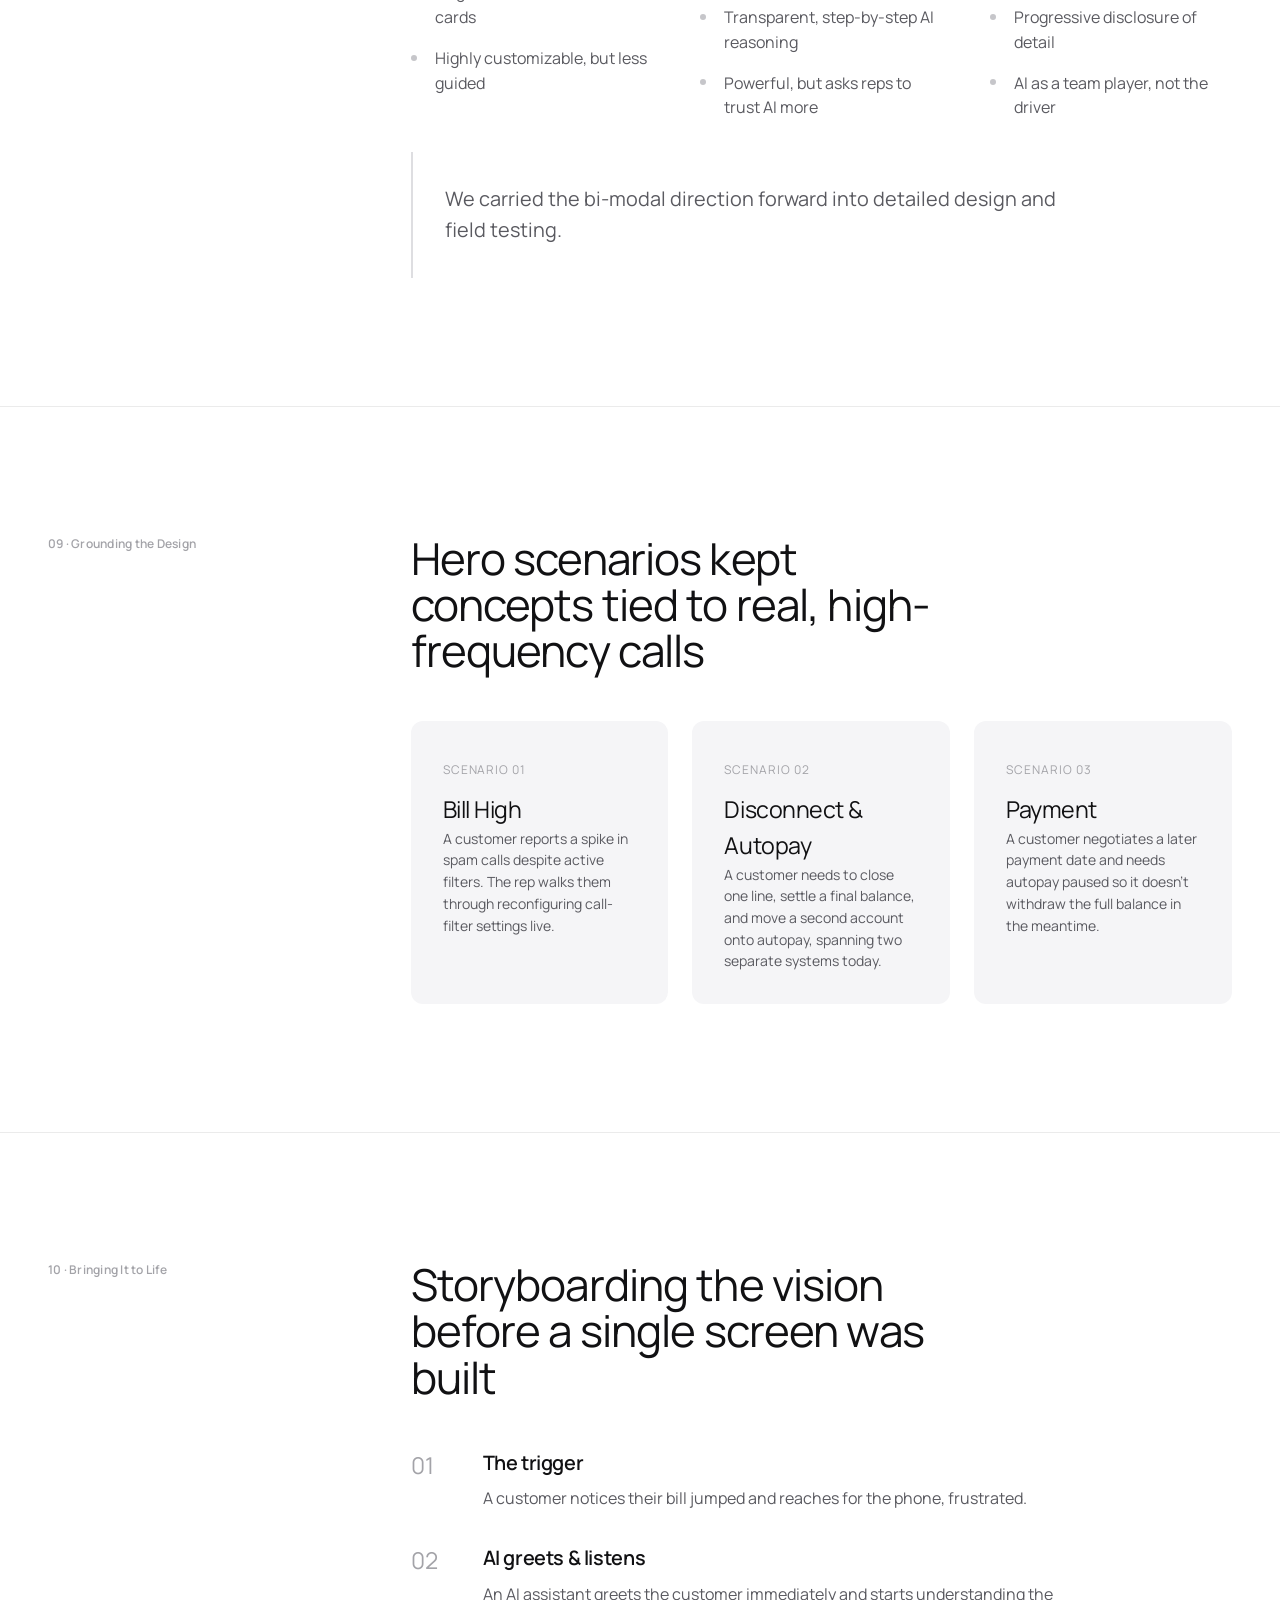
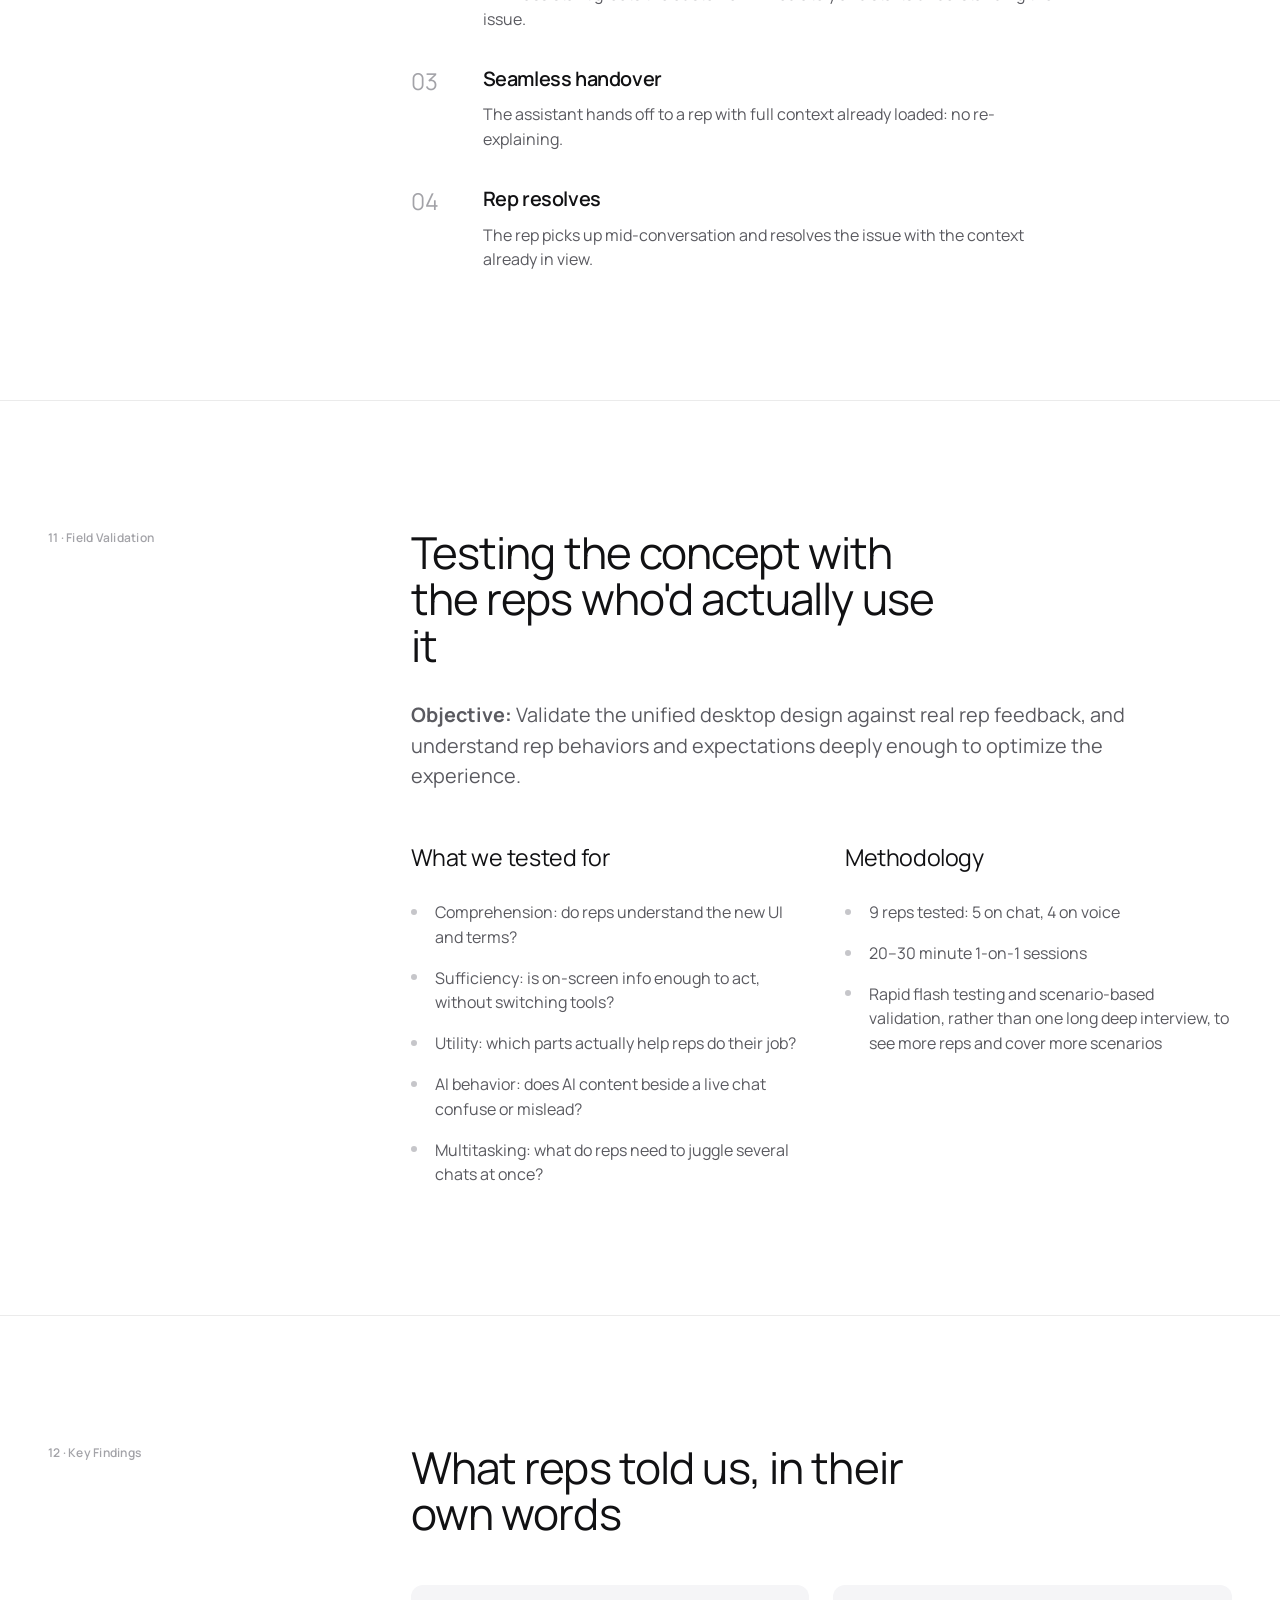
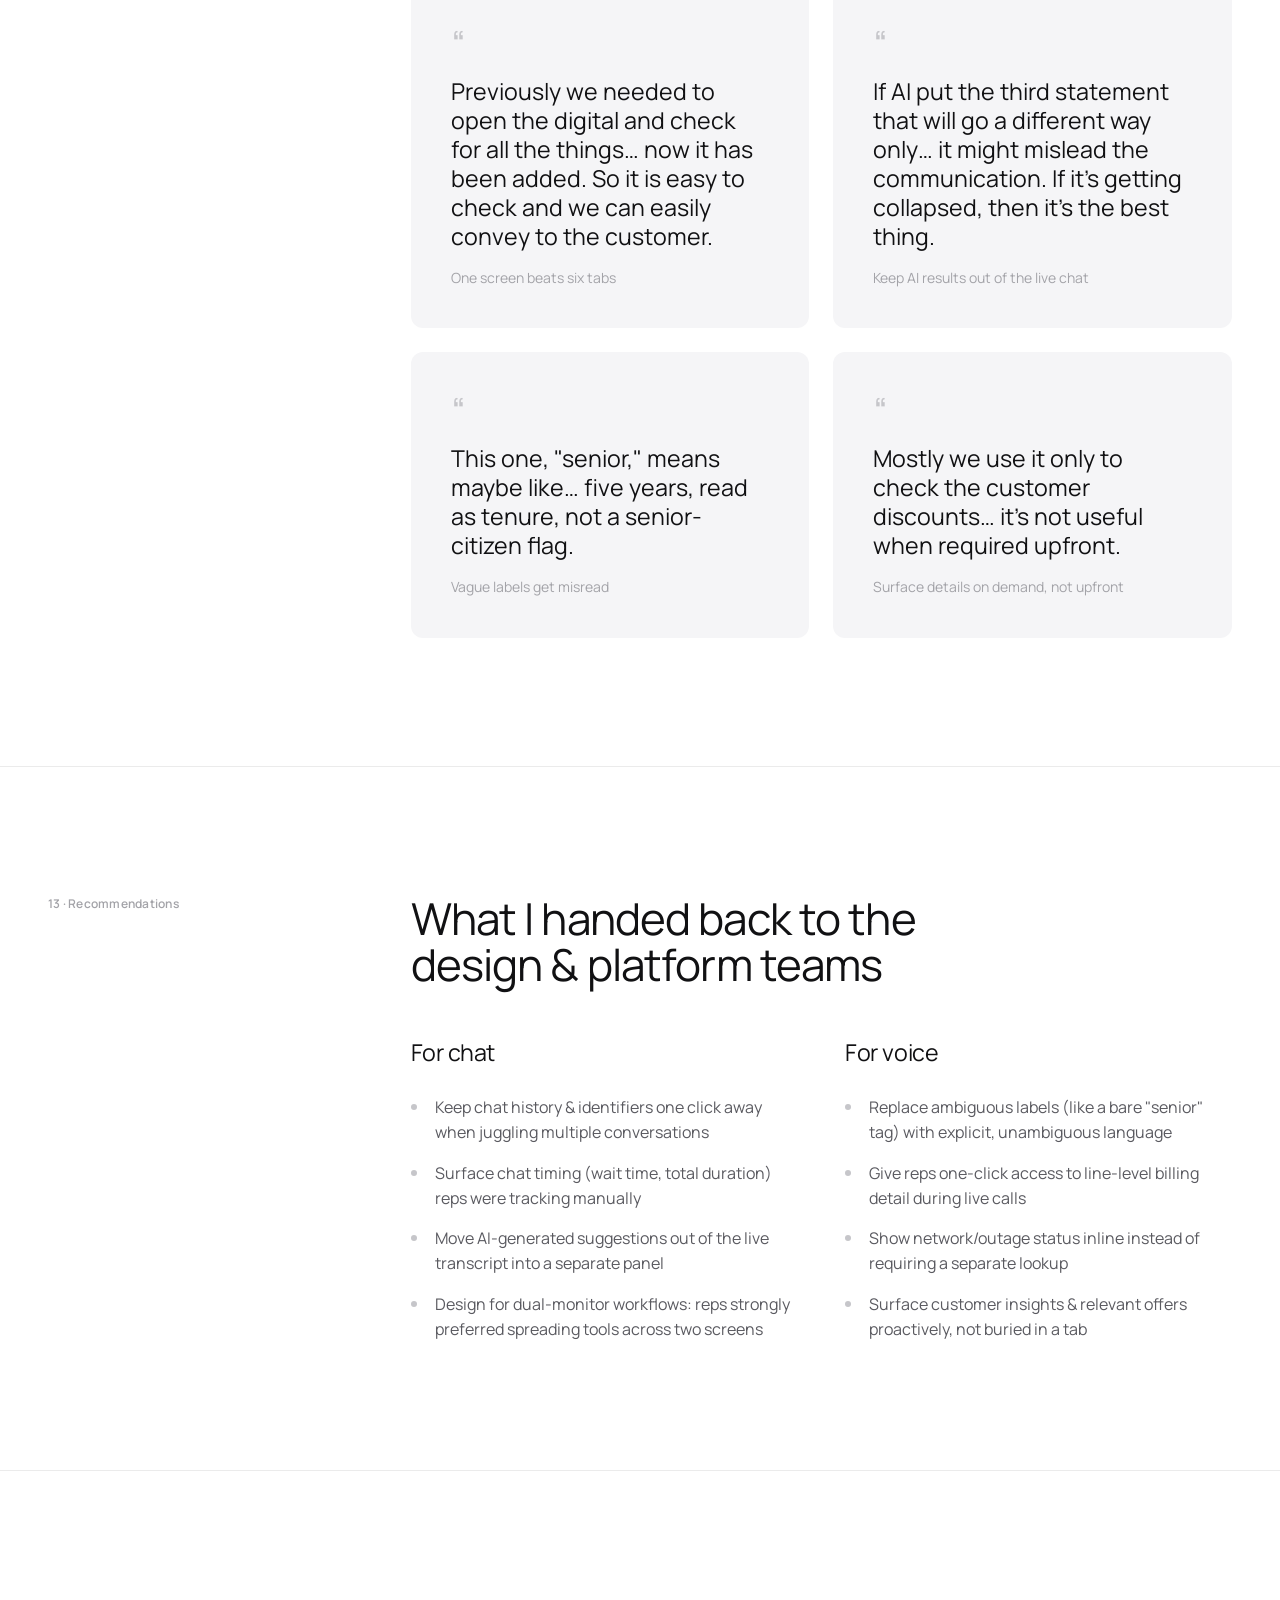
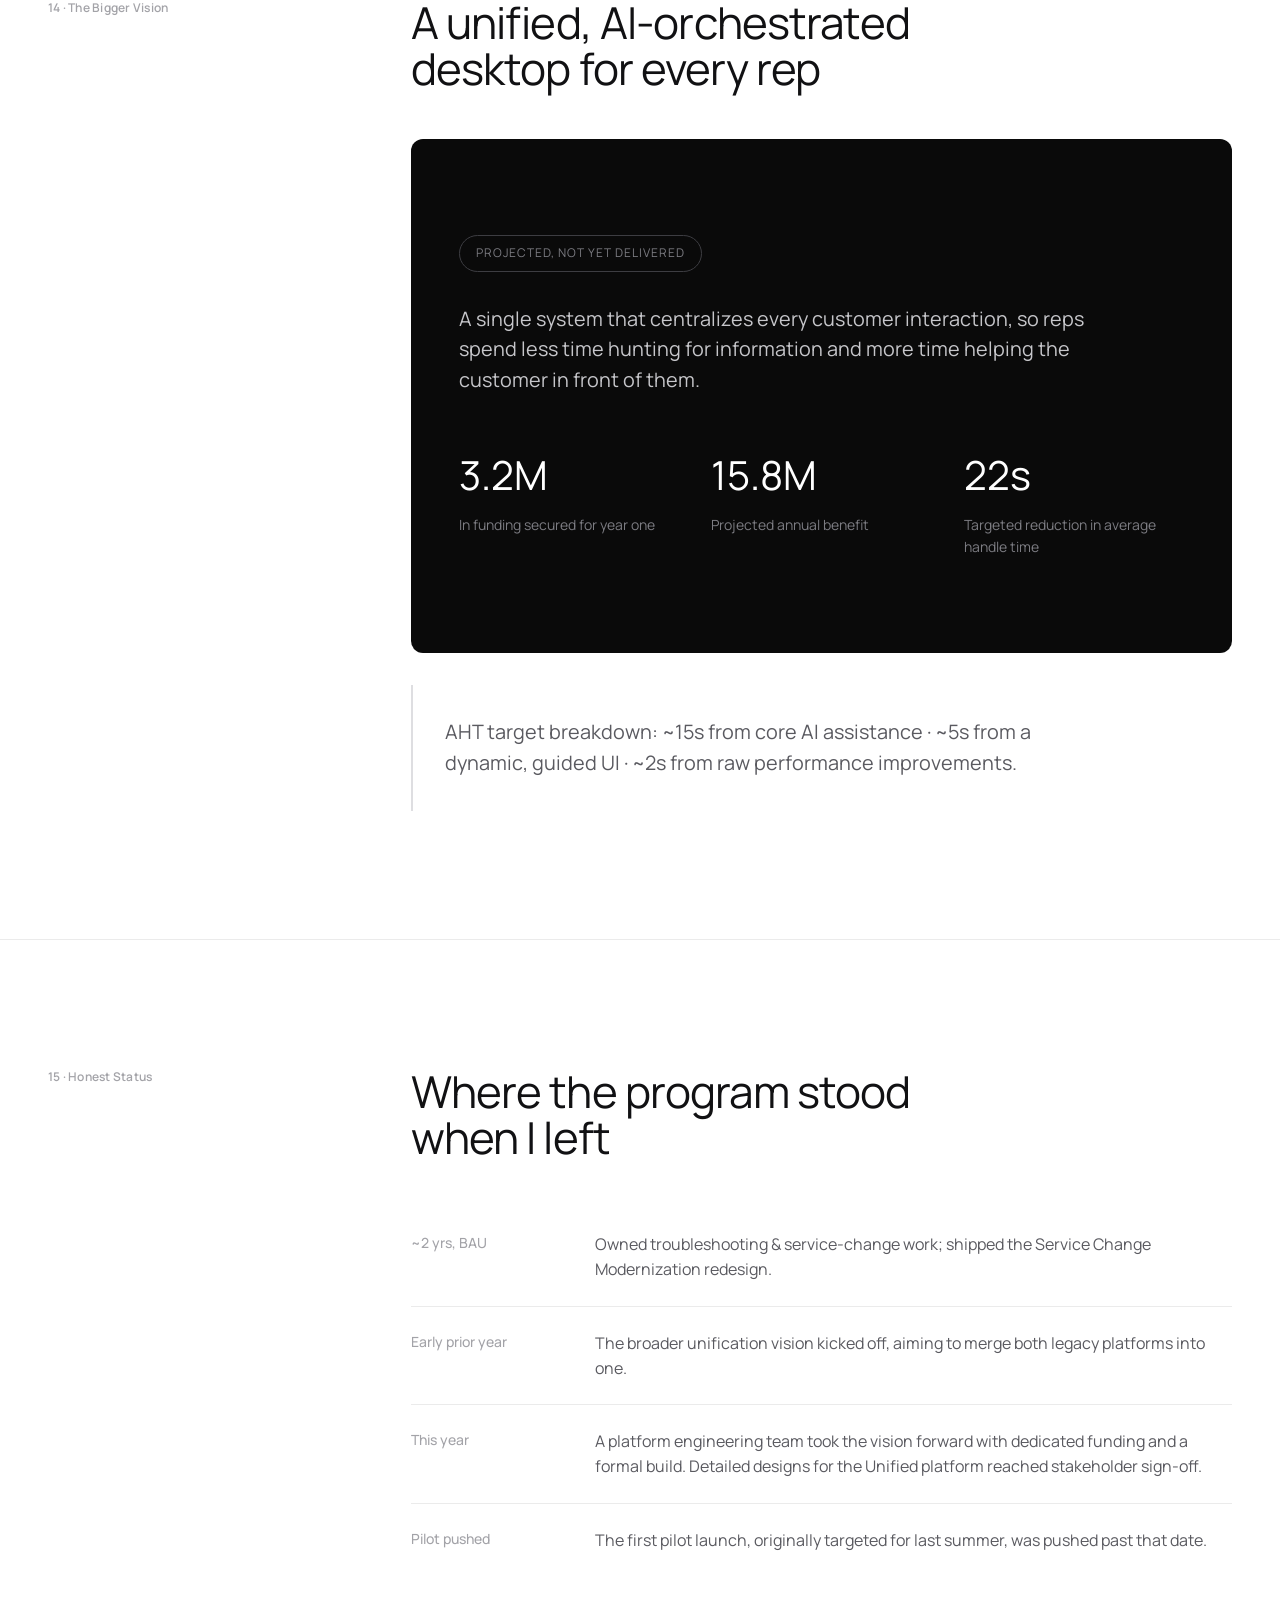
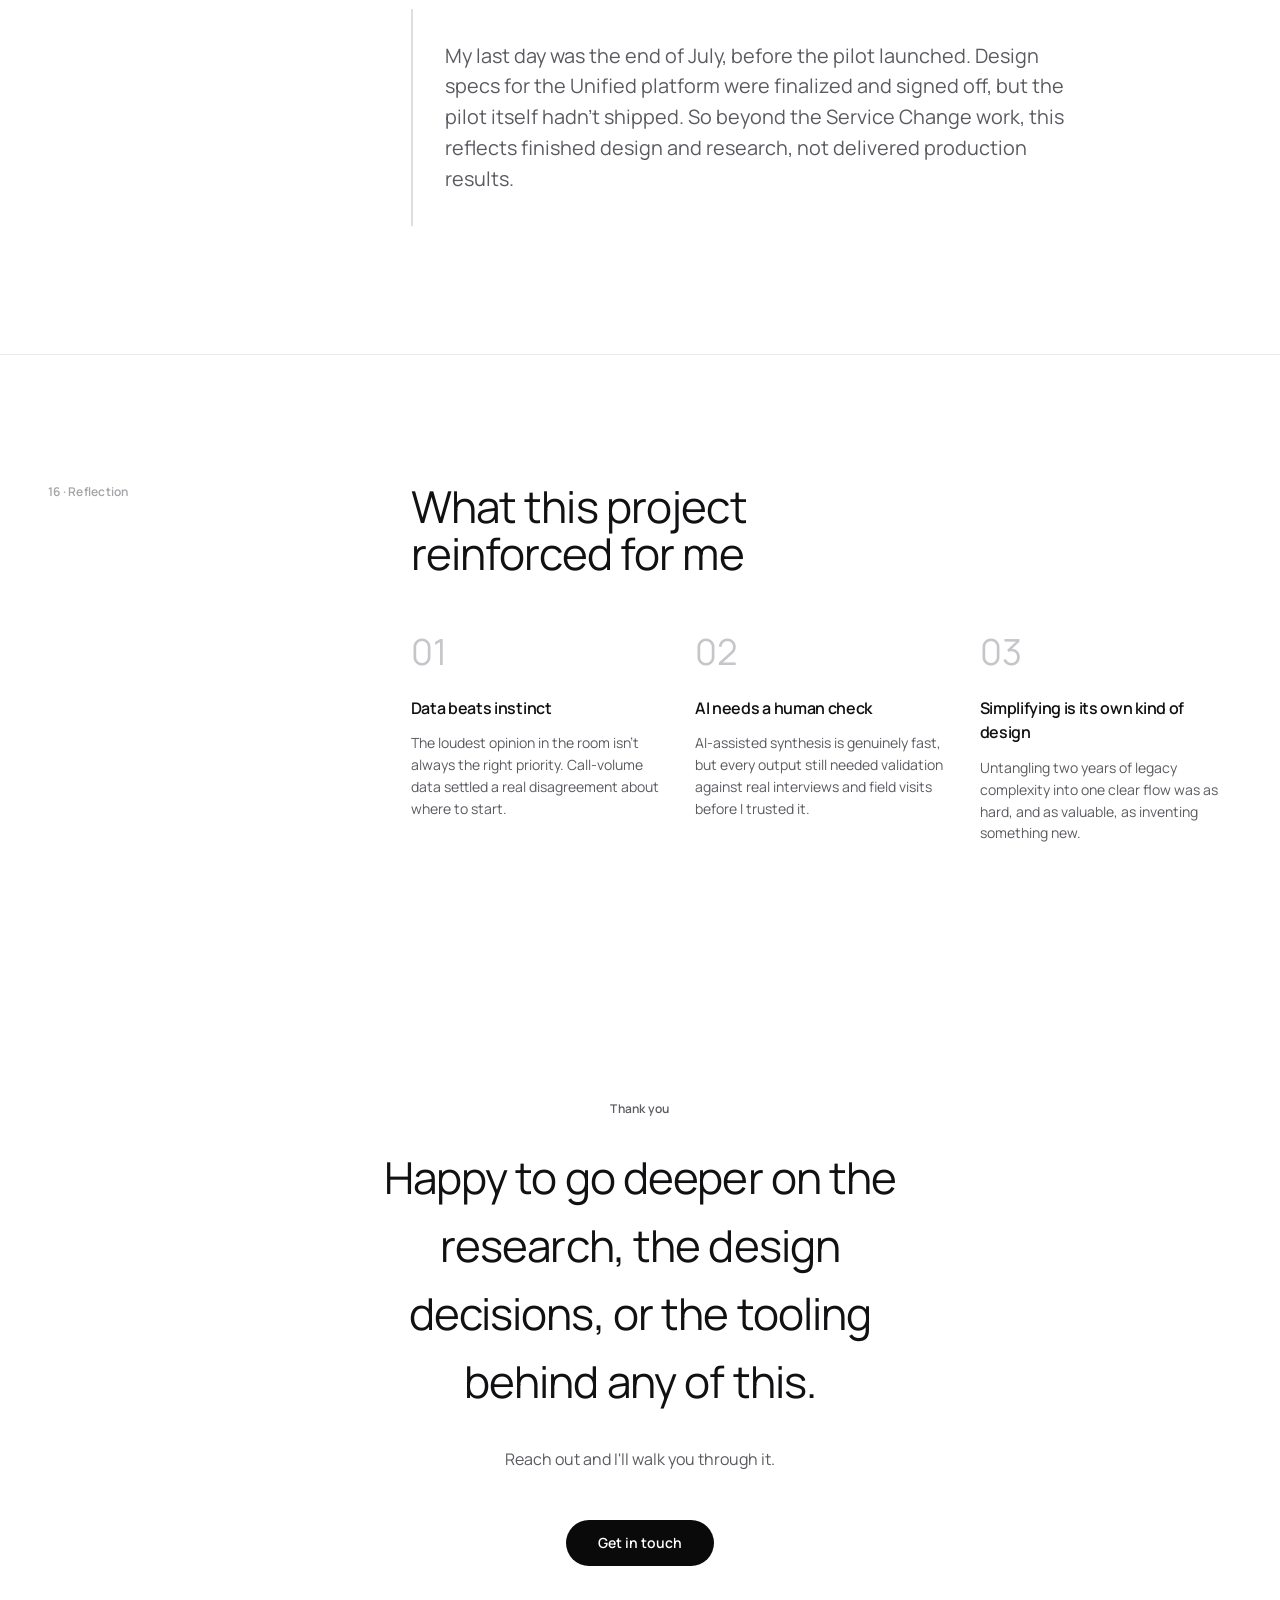
<file: next-gen-contact-center-v1.html>
<!DOCTYPE html>
<html lang="en">
<head>
<meta charset="UTF-8">
<meta name="viewport" content="width=device-width, initial-scale=1.0">
<title>Next Gen Contact Center Web App | Pavithran P</title>
<meta name="description" content="Unifying two legacy platforms into one AI-orchestrated desktop for 35,000+ support representatives. A case study in research-led enterprise UX.">
<meta name="view-transition" content="same-origin">
<link rel="icon" type="image/png" href="assets/images/favicon.png">
<link rel="stylesheet" href="assets/css/styles.css">
<style>
  /* Local to this case study only: not part of the shared stylesheet.
     Matches the icon-bullet / inline-persona treatment used in the
     Reimagining Employee Center case study. */

  /* Before/After: icon bullets instead of the shared dash marker. */
  .ba-card ul.ba-icon-list li{padding-left:0;display:flex;align-items:flex-start;gap:var(--sp-3);}
  .ba-card ul.ba-icon-list li::before{content:none;}
  .ba-icon{flex-shrink:0;margin-top:2px;color:var(--text-primary);}
  .ba-card.ba-after .ba-icon{color:var(--white);}
  .ba-icon svg{width:16px;height:16px;display:block;}

  /* Personas: initial circle inline with the name instead of stacked above it. */
  .persona-head{display:flex;align-items:center;gap:var(--sp-3);margin-bottom:var(--sp-3);}
  .persona-head .persona-initial{margin-bottom:0;flex-shrink:0;}
  .persona-head h4{margin:0;}

  /* Trailer: skimmable Problem/Solution/Outcome/Output snapshot. */
  .cs-trailer{max-width:var(--container);margin:0 auto;padding:0 var(--gutter) var(--sp-10);}
  .trailer-grid{display:grid;grid-template-columns:repeat(4,1fr);gap:var(--sp-6) var(--sp-5);padding-top:var(--sp-8);border-top:1px solid var(--border-hairline);}
  .trailer-icon{display:flex;align-items:center;justify-content:center;width:40px;height:40px;border-radius:var(--r-sm);background:var(--grey-50);color:var(--text-primary);margin-bottom:var(--sp-4);}
  .trailer-icon svg{width:20px;height:20px;}
  .trailer-block .eyebrow{margin-bottom:var(--sp-3);}
  .trailer-block ul{display:flex;flex-direction:column;gap:var(--sp-2);}
  .trailer-block li{font-size:var(--fs-small);color:var(--text-secondary);padding-left:var(--sp-4);position:relative;line-height:var(--lh-snug);}
  .trailer-block li::before{content:'';position:absolute;left:0;top:0.5em;width:5px;height:5px;border-radius:50%;background:var(--grey-300);}
  .trailer-scroll{display:inline-flex;align-items:center;gap:var(--sp-2);margin-top:var(--sp-8);font-size:var(--fs-small);font-weight:500;color:var(--text-tertiary);transition:color var(--dur-fast) var(--ease-out),gap var(--dur-fast) var(--ease-out);}
  .trailer-scroll:hover{color:var(--text-primary);gap:var(--sp-3);}
  .trailer-scroll svg{width:14px;height:14px;}
  @media (max-width:900px){.trailer-grid{grid-template-columns:repeat(2,1fr);}}
  @media (max-width:560px){.trailer-grid{grid-template-columns:1fr;}}

  /* Scrollspy active nav-link state (see case-study.js initScrollspy). */
  .nav-link.is-active{color:var(--text-primary);}
  .nav-link.is-active::after{transform:scaleX(1);transform-origin:left;}

  /* PPT nav link: opens the Salesforce interview deck in a new tab. */
  .nav-link--ppt{display:inline-flex;align-items:center;gap:4px;}
  .nav-link--ppt svg{width:12px;height:12px;flex-shrink:0;}
</style>
</head>
<body>
<a class="skip-link" href="#main">Skip to content</a>

<header class="site-nav">
  <a href="index.html" class="nav-back" aria-label="Back to home">
    <svg viewBox="0 0 24 24" fill="none" xmlns="http://www.w3.org/2000/svg"><path d="M15 18l-6-6 6-6" stroke="currentColor" stroke-width="1.8" stroke-linecap="round" stroke-linejoin="round"/></svg>
    Back
  </a>
  <nav class="nav-links" aria-label="Case study sections">
    <a class="nav-link" href="#problem">Problem</a>
    <a class="nav-link" href="#research">Research</a>
    <a class="nav-link" href="#design">Design</a>
    <a class="nav-link" href="#impact">Impact</a>
    <a class="nav-link" href="#reflection">Reflection</a>
    <a class="nav-link nav-link--ppt" href="next-gen-contact-center.html">PPT<svg viewBox="0 0 24 24" fill="none" xmlns="http://www.w3.org/2000/svg"><path d="M7 17L17 7M17 7H8M17 7V16" stroke="currentColor" stroke-width="1.8" stroke-linecap="round" stroke-linejoin="round"/></svg></a>
  </nav>
</header>

<main id="main">

  <!-- 01: Cover -->
  <section class="cs-hero">
    <p class="eyebrow">Case Study · Research &amp; Product Design</p>
    <h1 style="view-transition-name: cs-next-gen-contact-center-title;">Next Gen Contact Center Web App</h1>
    <p class="cs-dek">A unified, AI-orchestrated desktop that transforms the customer and employee journey. Centralizing all customer interactions to maximize rep effectiveness and deliver proactive, best-in-class customer experiences.</p>
    <div class="cs-meta">
      <div class="cs-meta-item">
        <p class="eyebrow">Sector</p>
        <p>Telecom · Conversational AI · Enterprise Customer Care</p>
      </div>
      <div class="cs-meta-item">
        <p class="eyebrow">My Role</p>
        <p>Research, UX strategy, and end-to-end ownership of the Service Change modernization</p>
      </div>
      <div class="cs-meta-item">
        <p class="eyebrow">Context</p>
        <p>A major U.S. telecom carrier. Details anonymized.</p>
      </div>
    </div>
  </section>

  <!-- Trailer: skimmable Problem / Solution / Outcome / Output snapshot -->
  <section class="cs-trailer cs-reveal">
    <div class="trailer-grid">
      <div class="trailer-block">
        <span class="trailer-icon"><svg viewBox="0 0 24 24" fill="none" xmlns="http://www.w3.org/2000/svg"><path d="M12 3l10 18H2L12 3z" stroke="currentColor" stroke-width="1.8" stroke-linejoin="round"/><path d="M12 10v4" stroke="currentColor" stroke-width="1.8" stroke-linecap="round"/><circle cx="12" cy="17" r="0.9" fill="currentColor"/></svg></span>
        <p class="eyebrow">Problem</p>
        <ul>
          <li>Two systems, two rep teams</li>
          <li>Costly call transfers between them</li>
          <li>Reps stuck in slow, laggy tools</li>
        </ul>
      </div>
      <div class="trailer-block">
        <span class="trailer-icon"><svg viewBox="0 0 24 24" fill="none" xmlns="http://www.w3.org/2000/svg"><path d="M12 3a6 6 0 00-3.5 10.9c.6.45 1 .95 1.1 1.6h4.8c.1-.65.5-1.15 1.1-1.6A6 6 0 0012 3z" stroke="currentColor" stroke-width="1.8" stroke-linecap="round" stroke-linejoin="round"/><path d="M10 18h4M9.5 21h5" stroke="currentColor" stroke-width="1.8" stroke-linecap="round"/></svg></span>
        <p class="eyebrow">Solution</p>
        <ul>
          <li>Shipped a redesigned service-change flow</li>
          <li>Helped shape a bigger AI-orchestrated vision</li>
        </ul>
      </div>
      <div class="trailer-block">
        <span class="trailer-icon"><svg viewBox="0 0 24 24" fill="none" xmlns="http://www.w3.org/2000/svg"><path d="M3 17l6-6 4 4 8-8" stroke="currentColor" stroke-width="1.8" stroke-linecap="round" stroke-linejoin="round"/><path d="M15 6h6v6" stroke="currentColor" stroke-width="1.8" stroke-linecap="round" stroke-linejoin="round"/></svg></span>
        <p class="eyebrow">Outcome</p>
        <ul>
          <li>28K reps on the new flow · 30% fewer clicks</li>
          <li>Unified specs signed off by stakeholders</li>
        </ul>
      </div>
      <div class="trailer-block">
        <span class="trailer-icon"><svg viewBox="0 0 24 24" fill="none" xmlns="http://www.w3.org/2000/svg"><path d="M12 3l9 5-9 5-9-5 9-5z" stroke="currentColor" stroke-width="1.8" stroke-linejoin="round"/><path d="M3 13l9 5 9-5" stroke="currentColor" stroke-width="1.8" stroke-linecap="round" stroke-linejoin="round"/></svg></span>
        <p class="eyebrow">Output</p>
        <ul>
          <li>Shipped SCM redesign</li>
          <li>Finalized Unified design specs</li>
          <li>Research-backed personas &amp; journey maps</li>
          <li>Field-tested recommendations</li>
        </ul>
      </div>
    </div>
    <a href="#cover" class="trailer-scroll">
      <span>Scroll for the full case study</span>
      <svg viewBox="0 0 24 24" fill="none" xmlns="http://www.w3.org/2000/svg"><path d="M12 4v15m0 0l-5-5m5 5l5-5" stroke="currentColor" stroke-width="1.8" stroke-linecap="round" stroke-linejoin="round"/></svg>
    </a>
  </section>

  <div class="cs-cover" id="cover" style="view-transition-name: cs-next-gen-contact-center-media;">
    <img src="assets/images/case-studies/next-gen-contact-center/cover.png" alt="Next Gen Contact Center Web App, unified agent desktop preview" style="width:100%; border-radius: var(--r-card); display:block;">
  </div>

  <!-- 02: Overview -->
  <section class="cs-section">
    <div class="cs-section-inner">
      <div class="cs-section-label"><p class="eyebrow">01 · Overview</p></div>
      <div>
        <h2 class="cs-headline">A large-scale, ongoing modernization program</h2>
        <div class="cs-stat-row cs-reveal">
          <div class="cs-stat"><div class="stat-num" data-count-to="35" data-suffix="K+">0K+</div><div class="stat-label">Support representatives across voice, chat &amp; social</div></div>
          <div class="cs-stat"><div class="stat-num" data-count-to="100" data-suffix="M+">0M+</div><div class="stat-label">Customers served across mobile &amp; home internet</div></div>
          <div class="cs-stat"><div class="stat-num" data-count-to="2" data-suffix="">0</div><div class="stat-label">Legacy platforms being unified into one</div></div>
        </div>

        <div class="cs-recs-grid cs-reveal" style="margin-top: var(--sp-10);">
          <div class="recs-col">
            <h4>My role</h4>
            <ul>
              <li>Shaped research goals and discussion guides for field studies</li>
              <li>Co-led synthesis of call-volume data and interviews into personas &amp; journey maps</li>
              <li>Contributed to early-stage concept design for the unified experience</li>
              <li>Independently owned and shipped a modernization of the Service Change flow</li>
            </ul>
          </div>
          <div class="recs-col">
            <h4>What this case study covers</h4>
            <ul>
              <li>The legacy problem, and a shipped fix I drove end-to-end</li>
              <li>The research behind a bigger unification vision</li>
              <li>Concepts, field validation, and where the program stood when I left</li>
            </ul>
          </div>
        </div>
      </div>
    </div>
  </section>

  <!-- 03: The Problem -->
  <section class="cs-section" id="problem" data-nav="problem">
    <div class="cs-section-inner">
      <div class="cs-section-label"><p class="eyebrow">02 · The Problem</p></div>
      <div>
        <h2 class="cs-headline">Reps stitched two disconnected systems together, live on every call</h2>
        <div class="cs-numbered-list cs-reveal">
          <div class="numbered-item">
            <span class="num">01</span>
            <div>
              <h4>Two systems, two rep teams</h4>
              <p>Separate legacy platforms for wireless and wireline, staffed by separate reps. A wireless rep had to transfer the customer to a wireline rep just to finish the job, at real cost to the company and a broken feel for the customer.</p>
            </div>
          </div>
          <div class="numbered-item">
            <span class="num">02</span>
            <div>
              <h4>Slow, disconnected tools</h4>
              <p>Reps actively searched for information across systems that lagged and stalled, adding time to every call.</p>
            </div>
          </div>
          <div class="numbered-item">
            <span class="num">03</span>
            <div>
              <h4>The cost showed up everywhere</h4>
              <p>Long contacts, inconsistent answers depending on which rep and which tool, steep training time, and real cost from maintaining multiple applications in parallel.</p>
            </div>
          </div>
        </div>
      </div>
    </div>
  </section>

  <!-- 04: Proof of Execution -->
  <section class="cs-section" data-nav="impact">
    <div class="cs-section-inner">
      <div class="cs-section-label"><p class="eyebrow">03 · Proof of Execution</p></div>
      <div>
        <h2 class="cs-headline">Service Change Modernization: a fix I helped ship</h2>
        <div class="cs-body cs-reveal">
          <p>For two years I owned the troubleshooting &amp; service-change area as ongoing BAU work. This was the first piece I helped take from legacy to modern, and it shipped.</p>
        </div>

        <div class="cs-before-after cs-reveal">
          <div class="ba-card">
            <p class="eyebrow">Before</p>
            <ul class="ba-icon-list">
              <li><span class="ba-icon"><svg viewBox="0 0 24 24" fill="none" xmlns="http://www.w3.org/2000/svg"><rect x="4" y="4" width="12" height="12" rx="1.5" stroke="currentColor" stroke-width="1.8"/><rect x="8" y="8" width="12" height="12" rx="1.5" stroke="currentColor" stroke-width="1.8"/></svg></span><span>Service changes handled inside up to 6 stacked modal windows</span></li>
              <li><span class="ba-icon"><svg viewBox="0 0 24 24" fill="none" xmlns="http://www.w3.org/2000/svg"><path d="M2 12s4-7 10-7 10 7 10 7-4 7-10 7S2 12 2 12z" stroke="currentColor" stroke-width="1.8" stroke-linejoin="round"/><circle cx="12" cy="12" r="3" stroke="currentColor" stroke-width="1.8"/><path d="M4 4l16 16" stroke="currentColor" stroke-width="1.8" stroke-linecap="round"/></svg></span><span>Plan capping details hidden behind extra clicks</span></li>
              <li><span class="ba-icon"><svg viewBox="0 0 24 24" fill="none" xmlns="http://www.w3.org/2000/svg"><rect x="3" y="3" width="7" height="7" rx="1" stroke="currentColor" stroke-width="1.8"/><rect x="14" y="3" width="7" height="7" rx="1" stroke="currentColor" stroke-width="1.8"/><rect x="3" y="14" width="7" height="7" rx="1" stroke="currentColor" stroke-width="1.8"/><rect x="14" y="14" width="7" height="7" rx="1" stroke="currentColor" stroke-width="1.8"/></svg></span><span>Dense, cluttered layout: high cognitive load</span></li>
              <li><span class="ba-icon"><svg viewBox="0 0 24 24" fill="none" xmlns="http://www.w3.org/2000/svg"><path d="M18 8a6 6 0 10-12 0c0 7-3 9-3 9h18s-3-2-3-9" stroke="currentColor" stroke-width="1.8" stroke-linecap="round" stroke-linejoin="round"/><path d="M13.7 21a2 2 0 01-3.4 0" stroke="currentColor" stroke-width="1.8" stroke-linecap="round"/><path d="M3 3l18 18" stroke="currentColor" stroke-width="1.8" stroke-linecap="round"/></svg></span><span>No visual feedback for alerts or errors</span></li>
            </ul>
          </div>
          <div class="ba-card ba-after">
            <p class="eyebrow">After</p>
            <ul class="ba-icon-list">
              <li><span class="ba-icon"><svg viewBox="0 0 24 24" fill="none" xmlns="http://www.w3.org/2000/svg"><path d="M6 3h12a1 1 0 011 1v17l-7-4-7 4V4a1 1 0 011-1z" stroke="currentColor" stroke-width="1.8" stroke-linejoin="round"/></svg></span><span>Service Change as its own dedicated item in the primary menu</span></li>
              <li><span class="ba-icon"><svg viewBox="0 0 24 24" fill="none" xmlns="http://www.w3.org/2000/svg"><path d="M2 12s4-7 10-7 10 7 10 7-4 7-10 7S2 12 2 12z" stroke="currentColor" stroke-width="1.8" stroke-linejoin="round"/><circle cx="12" cy="12" r="3" stroke="currentColor" stroke-width="1.8"/></svg></span><span>A persistent panel showing existing service info at a glance</span></li>
              <li><span class="ba-icon"><svg viewBox="0 0 24 24" fill="none" xmlns="http://www.w3.org/2000/svg"><circle cx="12" cy="12" r="9" stroke="currentColor" stroke-width="1.8"/><path d="M8.5 12.5l2.4 2.4L16 9.8" stroke="currentColor" stroke-width="1.8" stroke-linecap="round" stroke-linejoin="round"/></svg></span><span>One guided center panel to choose and confirm the best plan</span></li>
              <li><span class="ba-icon"><svg viewBox="0 0 24 24" fill="none" xmlns="http://www.w3.org/2000/svg"><path d="M4 5h16a1 1 0 011 1v10a1 1 0 01-1 1H9l-5 4V6a1 1 0 011-1z" stroke="currentColor" stroke-width="1.8" stroke-linejoin="round"/></svg></span><span>A persistent assist panel reps can lean on at any time</span></li>
            </ul>
          </div>
        </div>

        <div class="cs-stat-row cs-reveal" style="margin-top: var(--sp-10);">
          <div class="cs-stat"><div class="stat-num" data-count-to="28" data-suffix="K">0K</div><div class="stat-label">Reps actively using the redesigned flow</div></div>
          <div class="cs-stat"><div class="stat-num" data-count-to="230" data-suffix="K">0K</div><div class="stat-label">Transactions processed since launch</div></div>
          <div class="cs-stat"><div class="stat-num" data-count-to="30" data-suffix="%">0%</div><div class="stat-label">Fewer clicks to complete a service change</div></div>
        </div>
      </div>
    </div>
  </section>

  <!-- 05: Setting the Bigger Direction -->
  <section class="cs-section" data-nav="research">
    <div class="cs-section-inner">
      <div class="cs-section-label"><p class="eyebrow">04 · Setting Direction</p></div>
      <div>
        <h2 class="cs-headline">Leadership wanted flashy AI. The data pointed somewhere else.</h2>
        <div class="cs-stat-row cs-reveal" style="grid-template-columns: 1fr;">
          <div class="cs-stat"><div class="stat-num" data-count-to="1" data-suffix="M+">0M+</div><div class="stat-label">Calls tied to troubleshooting, the single largest volume driver in the entire call center, ahead of every other category.</div></div>
        </div>
        <div class="cs-body cs-reveal" style="margin-top: var(--sp-8);">
          <p>I used this to make the case internally: fix the foundation before chasing new AI capabilities.</p>
          <p><strong>The unlock:</strong> We mapped the troubleshooting steps of both legacy platforms side by side and found the underlying logic was about 90% identical, despite completely different tools. That single finding justified unifying the two platforms rather than patching each one separately.</p>
        </div>
      </div>
    </div>
  </section>

  <!-- 06: Research Approach -->
  <section class="cs-section" id="research" data-nav="research">
    <div class="cs-section-inner">
      <div class="cs-section-label"><p class="eyebrow">05 · Research Approach</p></div>
      <div>
        <h2 class="cs-headline">An ongoing research practice, not a one-off study</h2>
        <div class="cs-numbered-list cs-reveal">
          <div class="numbered-item"><span class="num">01</span><div><h4>Interactive step-mapping</h4><p>Compared the two legacy platforms' troubleshooting flows step by step to find shared logic.</p></div></div>
          <div class="numbered-item"><span class="num">02</span><div><h4>1:1 rep interviews</h4><p>Recurring voice-of-rep interview program feeding directly into design decisions.</p></div></div>
          <div class="numbered-item"><span class="num">03</span><div><h4>Call listening</h4><p>5–15 recorded support calls reviewed every month across both platforms.</p></div></div>
          <div class="numbered-item"><span class="num">04</span><div><h4>Quarterly field visits</h4><p>In-person observation of reps on the floor, done in batches every quarter.</p></div></div>
        </div>
      </div>
    </div>
  </section>

  <!-- 07: Research Synthesis -->
  <section class="cs-section" data-nav="research">
    <div class="cs-section-inner">
      <div class="cs-section-label"><p class="eyebrow">06 · Research Synthesis</p></div>
      <div>
        <h2 class="cs-headline">Using AI to synthesize research at speed, then validating it by hand</h2>
        <div class="cs-numbered-list cs-reveal">
          <div class="numbered-item"><span class="num">01</span><div><h4>Data ingestion</h4><p>Call transcripts and interview recordings from months of recurring research.</p></div></div>
          <div class="numbered-item"><span class="num">02</span><div><h4>AI-assisted processing</h4><p>An AI tool clustered customer intents and surfaced emotional friction points at a scale manual review couldn't match.</p></div></div>
          <div class="numbered-item"><span class="num">03</span><div><h4>Synthesized output</h4><p>Data-backed personas, a day-in-the-life view, and a 6-stage journey map.</p></div></div>
        </div>
        <div class="cs-closing-note cs-reveal">The AI pass got us a fast first draft. Every persona and journey map was then checked and enriched against real interview notes and quarterly field-visit observations before anyone treated it as fact.</div>
      </div>
    </div>
  </section>

  <!-- 08: Personas -->
  <section class="cs-section" data-nav="research">
    <div class="cs-section-inner">
      <div class="cs-section-label"><p class="eyebrow">07 · Personas</p></div>
      <div>
        <h2 class="cs-headline">Three personas built for a real 10 / 80 / 10 customer base</h2>
        <div class="cs-persona-grid cs-reveal">
          <div class="persona-card">
            <div class="persona-head"><div class="persona-initial">J</div><h4>Jesse</h4></div>
            <p class="persona-tag">Minimal Customer</p>
            <p>One mobile account, one line, for one person.</p>
          </div>
          <div class="persona-card">
            <div class="persona-head"><div class="persona-initial">S</div><h4>Sidney</h4></div>
            <p class="persona-tag">Average Customer</p>
            <p>A combined mobile + home account, 3 lines for 2 people.</p>
          </div>
          <div class="persona-card">
            <div class="persona-head"><div class="persona-initial">A</div><h4>Alex</h4></div>
            <p class="persona-tag">Maximal Customer</p>
            <p>A combined mobile + home account, 8 lines for 6 people.</p>
          </div>
        </div>
      </div>
    </div>
  </section>

  <!-- 09: Concept Exploration -->
  <section class="cs-section" id="design" data-nav="design">
    <div class="cs-section-inner">
      <div class="cs-section-label"><p class="eyebrow">08 · Concept Exploration</p></div>
      <div>
        <h2 class="cs-headline">Three concept directions, three different bets on AI vs. rep control</h2>
        <div class="cs-recs-grid cs-reveal" style="grid-template-columns: repeat(3, 1fr);">
          <div class="recs-col">
            <h4>Canvas playground</h4>
            <ul>
              <li>A single infinite canvas</li>
              <li>AI-generated contextual cards</li>
              <li>Highly customizable, but less guided</li>
            </ul>
          </div>
          <div class="recs-col">
            <h4>The agentic way</h4>
            <ul>
              <li>AI proactively works the problem</li>
              <li>Transparent, step-by-step AI reasoning</li>
              <li>Powerful, but asks reps to trust AI more</li>
            </ul>
          </div>
          <div class="recs-col">
            <h4>Bi-modal framework</h4>
            <ul>
              <li>Guided flow + a flexible workspace</li>
              <li>Progressive disclosure of detail</li>
              <li>AI as a team player, not the driver</li>
            </ul>
          </div>
        </div>
        <div class="cs-closing-note cs-reveal">We carried the bi-modal direction forward into detailed design and field testing.</div>
      </div>
    </div>
  </section>

  <!-- 10: Grounding the Design -->
  <section class="cs-section" data-nav="design">
    <div class="cs-section-inner">
      <div class="cs-section-label"><p class="eyebrow">09 · Grounding the Design</p></div>
      <div>
        <h2 class="cs-headline">Hero scenarios kept concepts tied to real, high-frequency calls</h2>
        <div class="cs-persona-grid cs-reveal">
          <div class="persona-card">
            <p class="persona-tag">Scenario 01</p>
            <h4>Bill High</h4>
            <p>A customer reports a spike in spam calls despite active filters. The rep walks them through reconfiguring call-filter settings live.</p>
          </div>
          <div class="persona-card">
            <p class="persona-tag">Scenario 02</p>
            <h4>Disconnect &amp; Autopay</h4>
            <p>A customer needs to close one line, settle a final balance, and move a second account onto autopay, spanning two separate systems today.</p>
          </div>
          <div class="persona-card">
            <p class="persona-tag">Scenario 03</p>
            <h4>Payment</h4>
            <p>A customer negotiates a later payment date and needs autopay paused so it doesn't withdraw the full balance in the meantime.</p>
          </div>
        </div>
      </div>
    </div>
  </section>

  <!-- 11: Bringing It to Life -->
  <section class="cs-section" data-nav="design">
    <div class="cs-section-inner">
      <div class="cs-section-label"><p class="eyebrow">10 · Bringing It to Life</p></div>
      <div>
        <h2 class="cs-headline">Storyboarding the vision before a single screen was built</h2>
        <div class="cs-numbered-list cs-reveal">
          <div class="numbered-item"><span class="num">01</span><div><h4>The trigger</h4><p>A customer notices their bill jumped and reaches for the phone, frustrated.</p></div></div>
          <div class="numbered-item"><span class="num">02</span><div><h4>AI greets &amp; listens</h4><p>An AI assistant greets the customer immediately and starts understanding the issue.</p></div></div>
          <div class="numbered-item"><span class="num">03</span><div><h4>Seamless handover</h4><p>The assistant hands off to a rep with full context already loaded: no re-explaining.</p></div></div>
          <div class="numbered-item"><span class="num">04</span><div><h4>Rep resolves</h4><p>The rep picks up mid-conversation and resolves the issue with the context already in view.</p></div></div>
        </div>
      </div>
    </div>
  </section>

  <!-- 12: Field Validation -->
  <section class="cs-section" data-nav="impact">
    <div class="cs-section-inner">
      <div class="cs-section-label"><p class="eyebrow">11 · Field Validation</p></div>
      <div>
        <h2 class="cs-headline">Testing the concept with the reps who'd actually use it</h2>
        <div class="cs-body cs-reveal">
          <p><strong>Objective:</strong> Validate the unified desktop design against real rep feedback, and understand rep behaviors and expectations deeply enough to optimize the experience.</p>
        </div>
        <div class="cs-recs-grid cs-reveal">
          <div class="recs-col">
            <h4>What we tested for</h4>
            <ul>
              <li>Comprehension: do reps understand the new UI and terms?</li>
              <li>Sufficiency: is on-screen info enough to act, without switching tools?</li>
              <li>Utility: which parts actually help reps do their job?</li>
              <li>AI behavior: does AI content beside a live chat confuse or mislead?</li>
              <li>Multitasking: what do reps need to juggle several chats at once?</li>
            </ul>
          </div>
          <div class="recs-col">
            <h4>Methodology</h4>
            <ul>
              <li>9 reps tested: 5 on chat, 4 on voice</li>
              <li>20–30 minute 1-on-1 sessions</li>
              <li>Rapid flash testing and scenario-based validation, rather than one long deep interview, to see more reps and cover more scenarios</li>
            </ul>
          </div>
        </div>
      </div>
    </div>
  </section>

  <!-- 13: Key Findings -->
  <section class="cs-section" data-nav="impact">
    <div class="cs-section-inner">
      <div class="cs-section-label"><p class="eyebrow">12 · Key Findings</p></div>
      <div>
        <h2 class="cs-headline">What reps told us, in their own words</h2>
        <div class="cs-quote-grid cs-reveal">
          <div class="quote-card">
            <span class="quote-mark">&ldquo;</span>
            <blockquote>Previously we needed to open the digital and check for all the things… now it has been added. So it is easy to check and we can easily convey to the customer.</blockquote>
            <p class="quote-cap">One screen beats six tabs</p>
          </div>
          <div class="quote-card">
            <span class="quote-mark">&ldquo;</span>
            <blockquote>If AI put the third statement that will go a different way only… it might mislead the communication. If it's getting collapsed, then it's the best thing.</blockquote>
            <p class="quote-cap">Keep AI results out of the live chat</p>
          </div>
          <div class="quote-card">
            <span class="quote-mark">&ldquo;</span>
            <blockquote>This one, "senior," means maybe like… five years, read as tenure, not a senior-citizen flag.</blockquote>
            <p class="quote-cap">Vague labels get misread</p>
          </div>
          <div class="quote-card">
            <span class="quote-mark">&ldquo;</span>
            <blockquote>Mostly we use it only to check the customer discounts… it's not useful when required upfront.</blockquote>
            <p class="quote-cap">Surface details on demand, not upfront</p>
          </div>
        </div>
      </div>
    </div>
  </section>

  <!-- 14: Recommendations -->
  <section class="cs-section" id="impact" data-nav="impact">
    <div class="cs-section-inner">
      <div class="cs-section-label"><p class="eyebrow">13 · Recommendations</p></div>
      <div>
        <h2 class="cs-headline">What I handed back to the design &amp; platform teams</h2>
        <div class="cs-recs-grid cs-reveal">
          <div class="recs-col">
            <h4>For chat</h4>
            <ul>
              <li>Keep chat history &amp; identifiers one click away when juggling multiple conversations</li>
              <li>Surface chat timing (wait time, total duration) reps were tracking manually</li>
              <li>Move AI-generated suggestions out of the live transcript into a separate panel</li>
              <li>Design for dual-monitor workflows: reps strongly preferred spreading tools across two screens</li>
            </ul>
          </div>
          <div class="recs-col">
            <h4>For voice</h4>
            <ul>
              <li>Replace ambiguous labels (like a bare "senior" tag) with explicit, unambiguous language</li>
              <li>Give reps one-click access to line-level billing detail during live calls</li>
              <li>Show network/outage status inline instead of requiring a separate lookup</li>
              <li>Surface customer insights &amp; relevant offers proactively, not buried in a tab</li>
            </ul>
          </div>
        </div>
      </div>
    </div>
  </section>

  <!-- 15: The Bigger Vision -->
  <section class="cs-section" data-nav="impact">
    <div class="cs-section-inner">
      <div class="cs-section-label"><p class="eyebrow">14 · The Bigger Vision</p></div>
      <div>
        <h2 class="cs-headline">A unified, AI-orchestrated desktop for every rep</h2>
        <div class="cs-vision-band cs-reveal">
          <span class="vision-flag">Projected, not yet delivered</span>
          <p class="lead">A single system that centralizes every customer interaction, so reps spend less time hunting for information and more time helping the customer in front of them.</p>
          <div class="cs-stat-row">
            <div class="cs-stat"><div class="stat-num" data-count-to="3.18" data-suffix="M">$0M</div><div class="stat-label" style="color: var(--grey-500);">In funding secured for year one</div></div>
            <div class="cs-stat"><div class="stat-num" data-count-to="15.8" data-suffix="M">$0M</div><div class="stat-label" style="color: var(--grey-500);">Projected annual benefit</div></div>
            <div class="cs-stat"><div class="stat-num" data-count-to="22" data-suffix="s">~0s</div><div class="stat-label" style="color: var(--grey-500);">Targeted reduction in average handle time</div></div>
          </div>
        </div>
        <p class="cs-closing-note cs-reveal">AHT target breakdown: ~15s from core AI assistance · ~5s from a dynamic, guided UI · ~2s from raw performance improvements.</p>
      </div>
    </div>
  </section>

  <!-- 16: Honest Status -->
  <section class="cs-section" data-nav="impact">
    <div class="cs-section-inner">
      <div class="cs-section-label"><p class="eyebrow">15 · Honest Status</p></div>
      <div>
        <h2 class="cs-headline">Where the program stood when I left</h2>
        <div class="cs-timeline cs-reveal">
          <div class="timeline-item"><p class="t-when">~2 yrs, BAU</p><p>Owned troubleshooting &amp; service-change work; shipped the Service Change Modernization redesign.</p></div>
          <div class="timeline-item"><p class="t-when">Early prior year</p><p>The broader unification vision kicked off, aiming to merge both legacy platforms into one.</p></div>
          <div class="timeline-item"><p class="t-when">This year</p><p>A platform engineering team took the vision forward with dedicated funding and a formal build. Detailed designs for the Unified platform reached stakeholder sign-off.</p></div>
          <div class="timeline-item"><p class="t-when">Pilot pushed</p><p>The first pilot launch, originally targeted for last summer, was pushed past that date.</p></div>
        </div>
        <p class="cs-closing-note cs-reveal">My last day was the end of July, before the pilot launched. Design specs for the Unified platform were finalized and signed off, but the pilot itself hadn't shipped. So beyond the Service Change work, this reflects finished design and research, not delivered production results.</p>
      </div>
    </div>
  </section>

  <!-- 17: Reflection -->
  <section class="cs-section" id="reflection" data-nav="reflection">
    <div class="cs-section-inner">
      <div class="cs-section-label"><p class="eyebrow">16 · Reflection</p></div>
      <div>
        <h2 class="cs-headline">What this project reinforced for me</h2>
        <div class="cs-reflect-grid cs-reveal">
          <div class="reflect-card">
            <p class="num">01</p>
            <h4>Data beats instinct</h4>
            <p>The loudest opinion in the room isn't always the right priority. Call-volume data settled a real disagreement about where to start.</p>
          </div>
          <div class="reflect-card">
            <p class="num">02</p>
            <h4>AI needs a human check</h4>
            <p>AI-assisted synthesis is genuinely fast, but every output still needed validation against real interviews and field visits before I trusted it.</p>
          </div>
          <div class="reflect-card">
            <p class="num">03</p>
            <h4>Simplifying is its own kind of design</h4>
            <p>Untangling two years of legacy complexity into one clear flow was as hard, and as valuable, as inventing something new.</p>
          </div>
        </div>
      </div>
    </div>
  </section>

  <!-- 18: Closing -->
  <section class="cs-closing">
    <p class="eyebrow" style="margin-bottom: var(--sp-5);">Thank you</p>
    <h2>Happy to go deeper on the research, the design decisions, or the tooling behind any of this.</h2>
    <p>Reach out and I'll walk you through it.</p>
    <span class="magnetic-wrap">
      <a class="btn btn-primary" data-magnetic href="index.html#contact">Get in touch</a>
    </span>
  </section>

  <!-- Next case study teaser -->
  <div class="cs-next">
    <a class="cs-next-card" href="reimagining-employee-center.html" style="text-decoration:none;">
      <p class="eyebrow">Next</p>
      <h3>Reimagining Employee Center</h3>
      <p>Transforming an app-centric employee center into an information-centric, mobile-first experience.</p>
    </a>
  </div>

</main>

<footer class="site-footer">
  <span>&copy; <span id="year"></span> Pavithran P.</span>
  <div class="footer-links">
    <a href="https://www.linkedin.com/in/pavithrandesigns/" target="_blank" rel="noopener">LinkedIn</a>
    <a href="mailto:ppavithran@outlook.com">Email</a>
    <a class="back-to-top" href="#main">Back to top ↑</a>
  </div>
</footer>

<script>document.getElementById('year').textContent = new Date().getFullYear();</script>
<script src="assets/js/main.js"></script>
<script src="assets/js/case-study.js"></script>
</body>
</html>
</file>
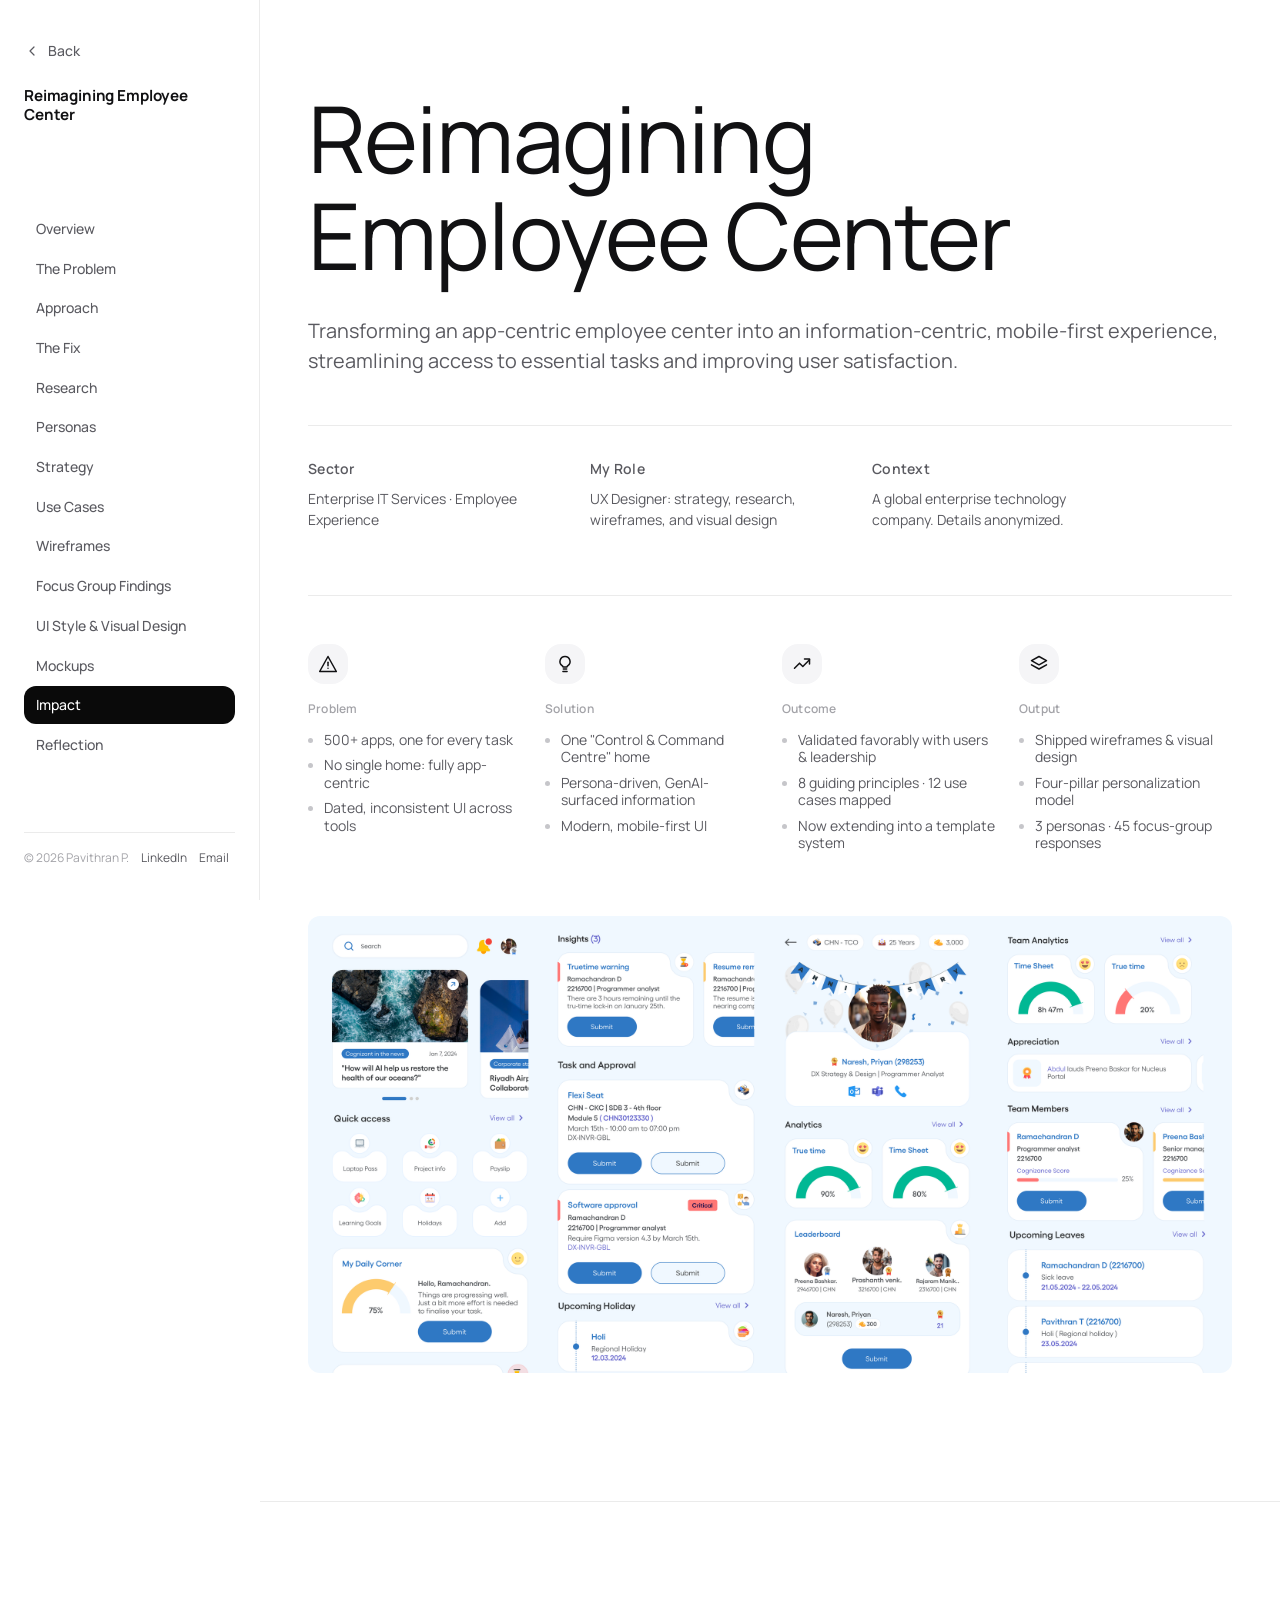
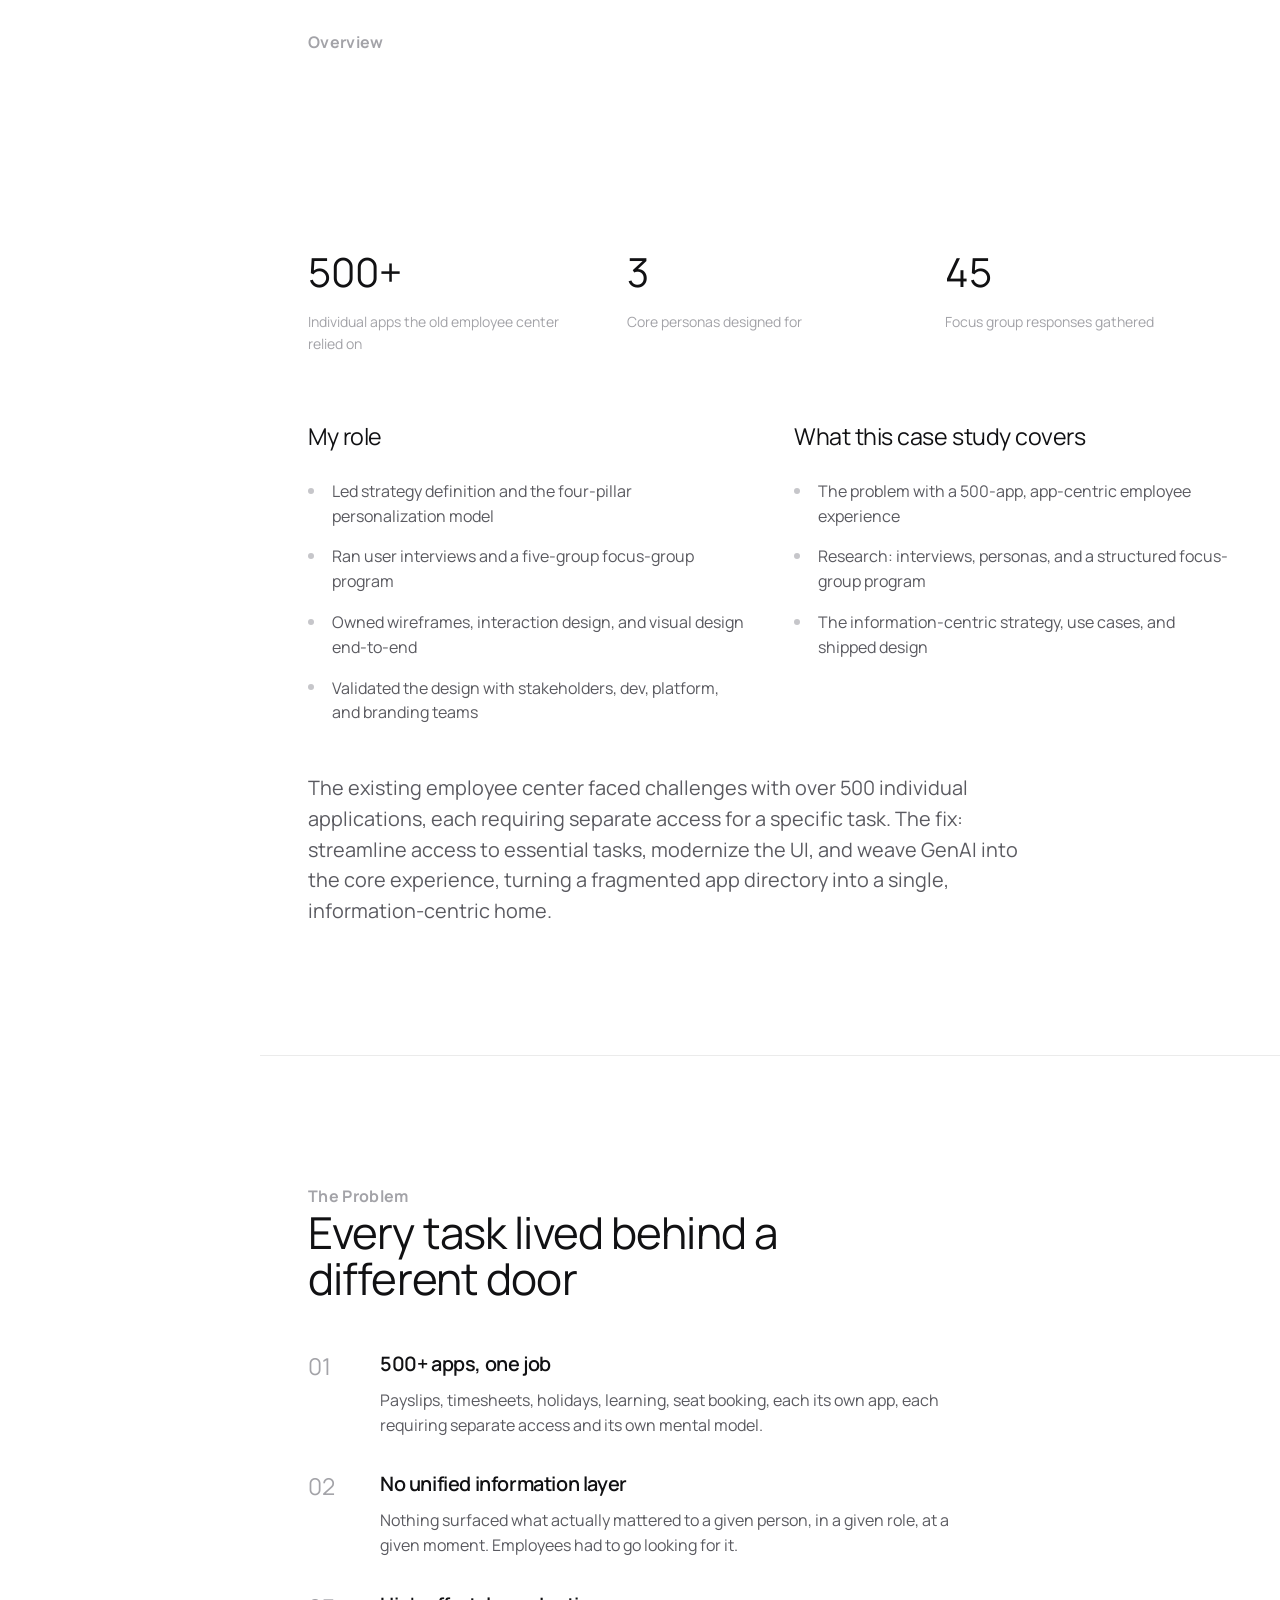
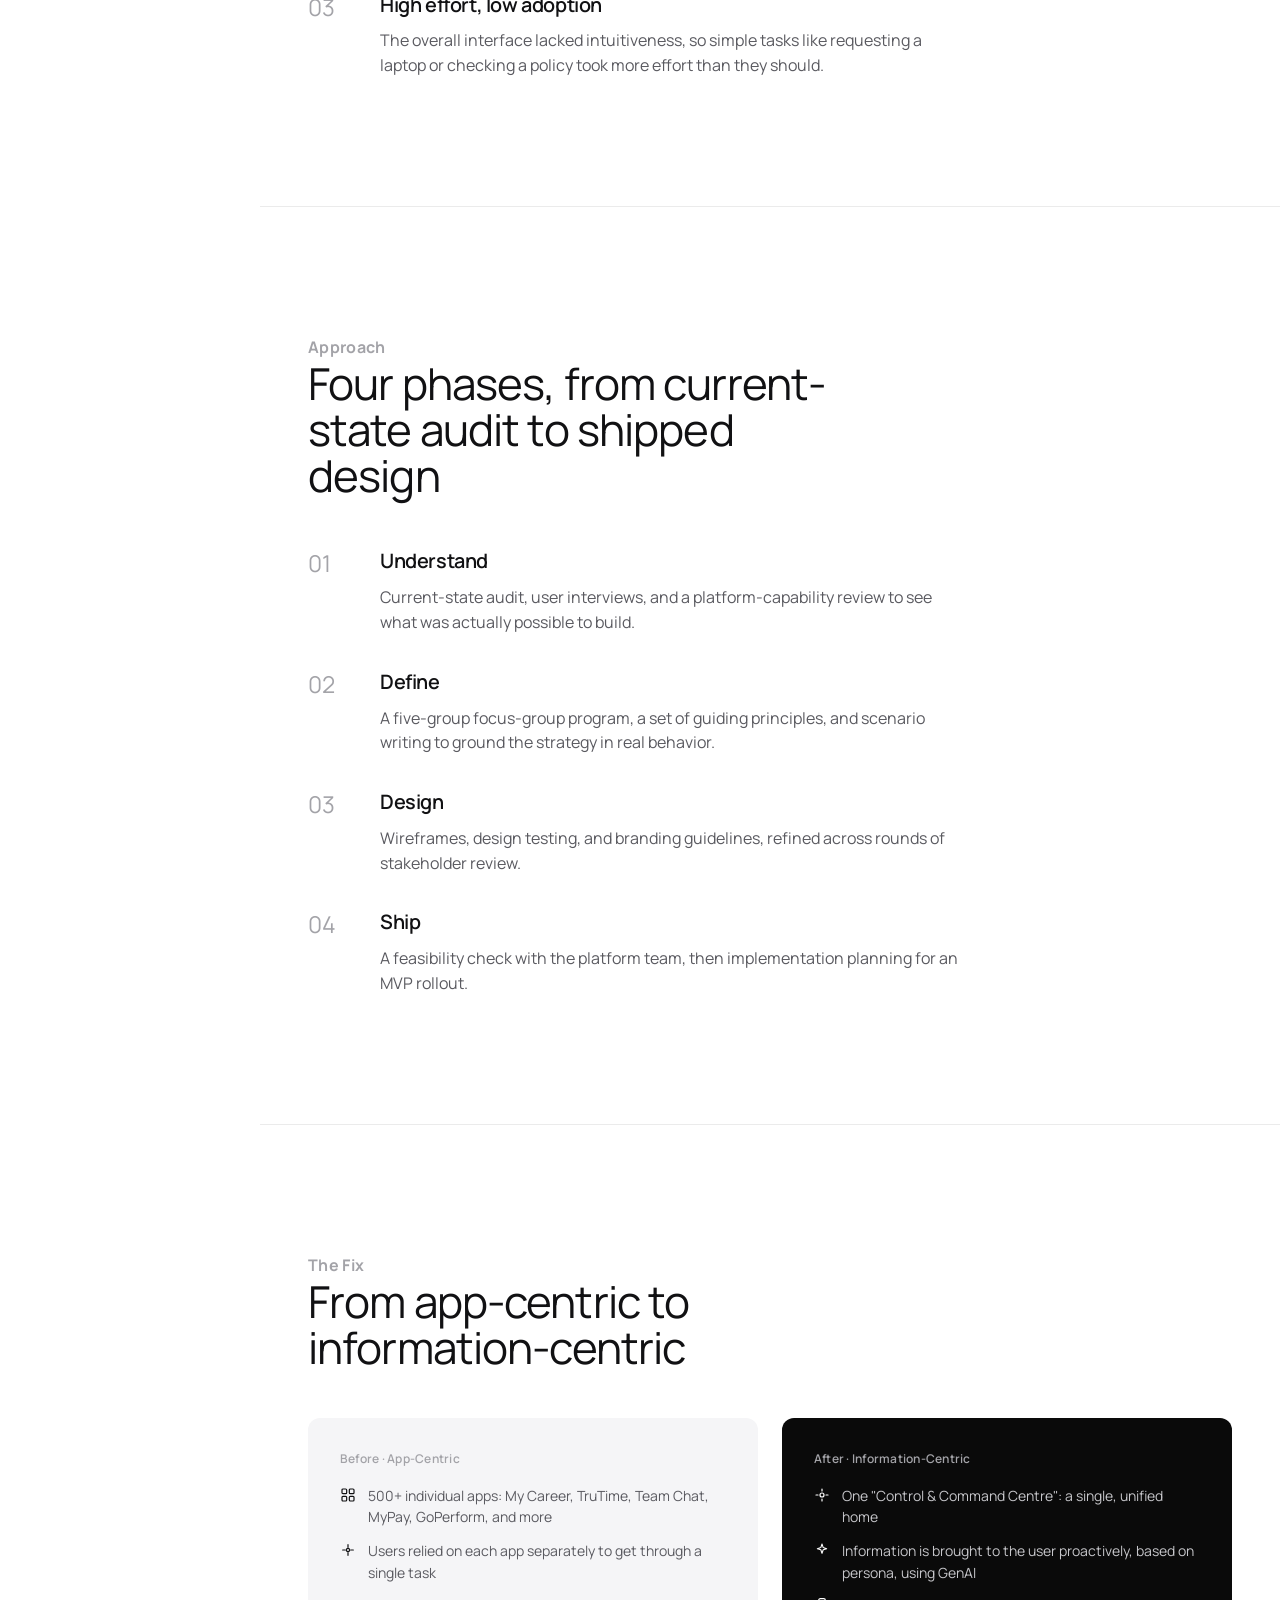
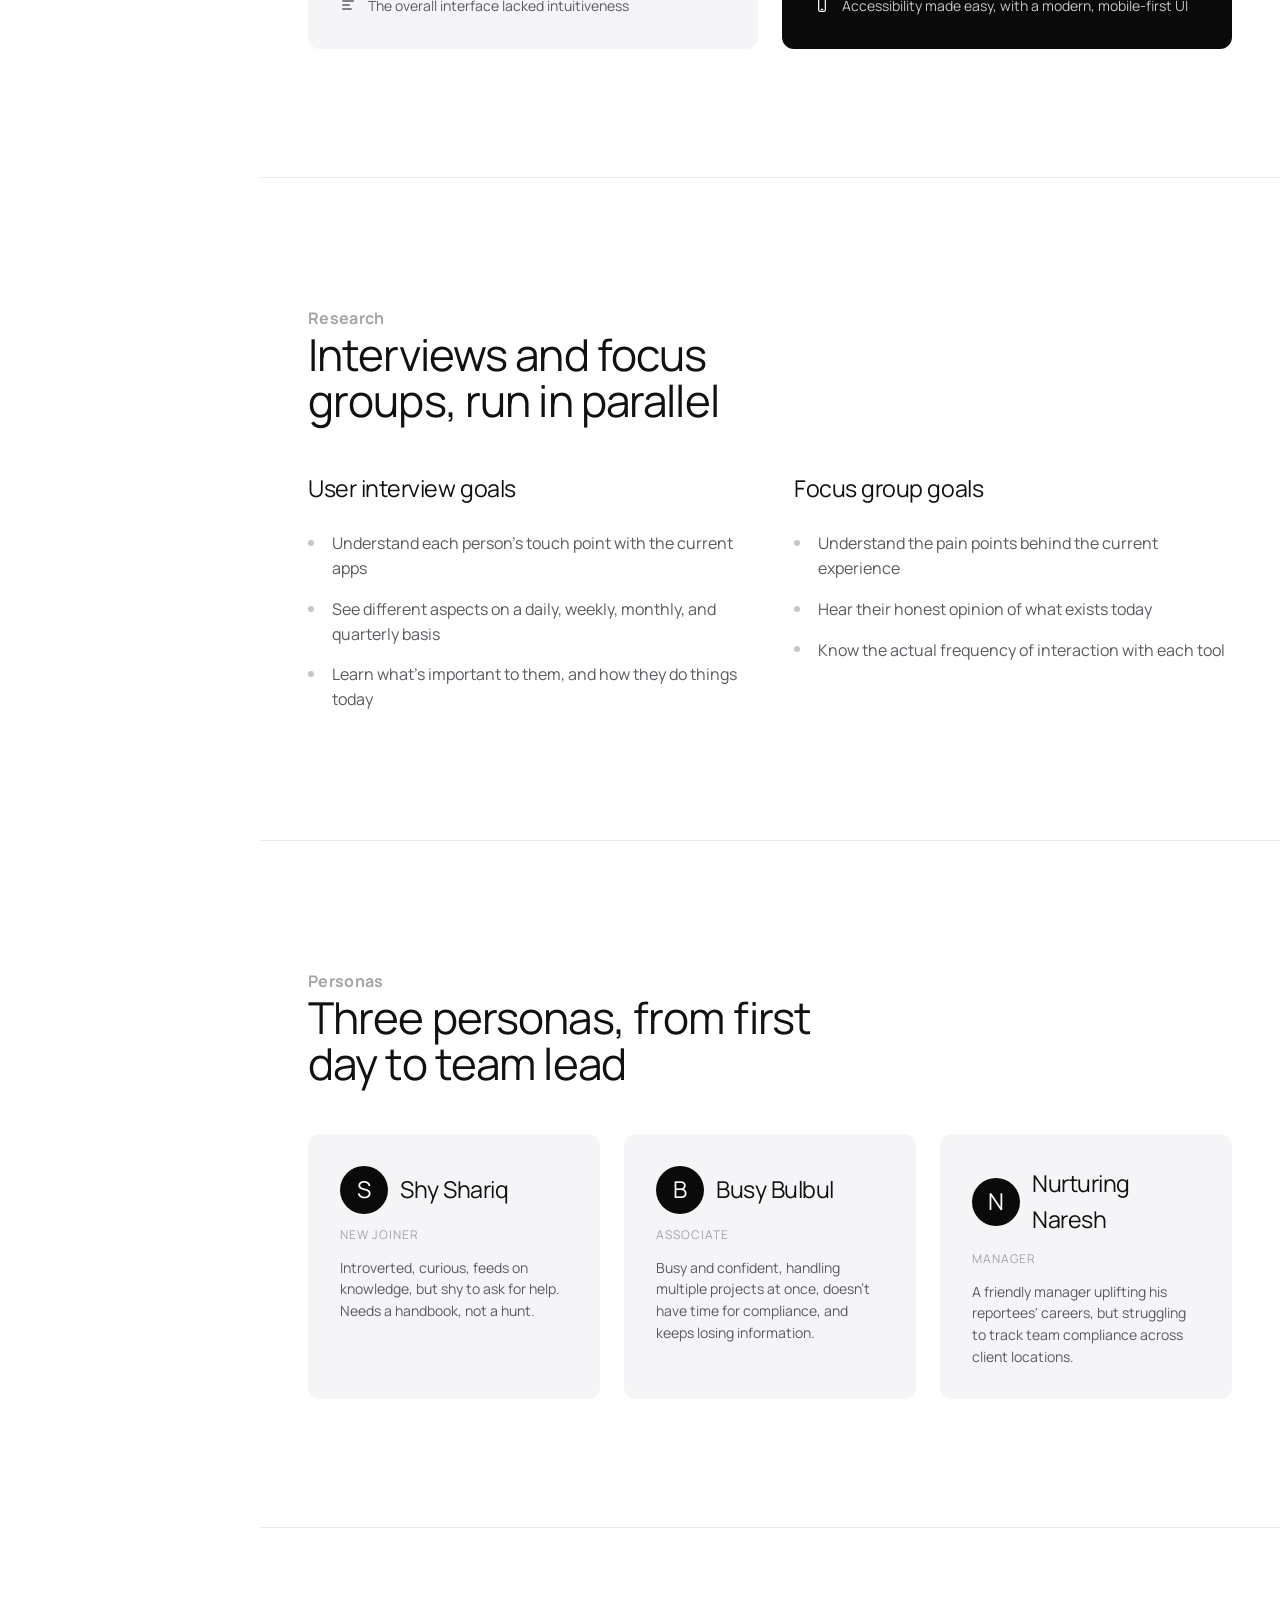
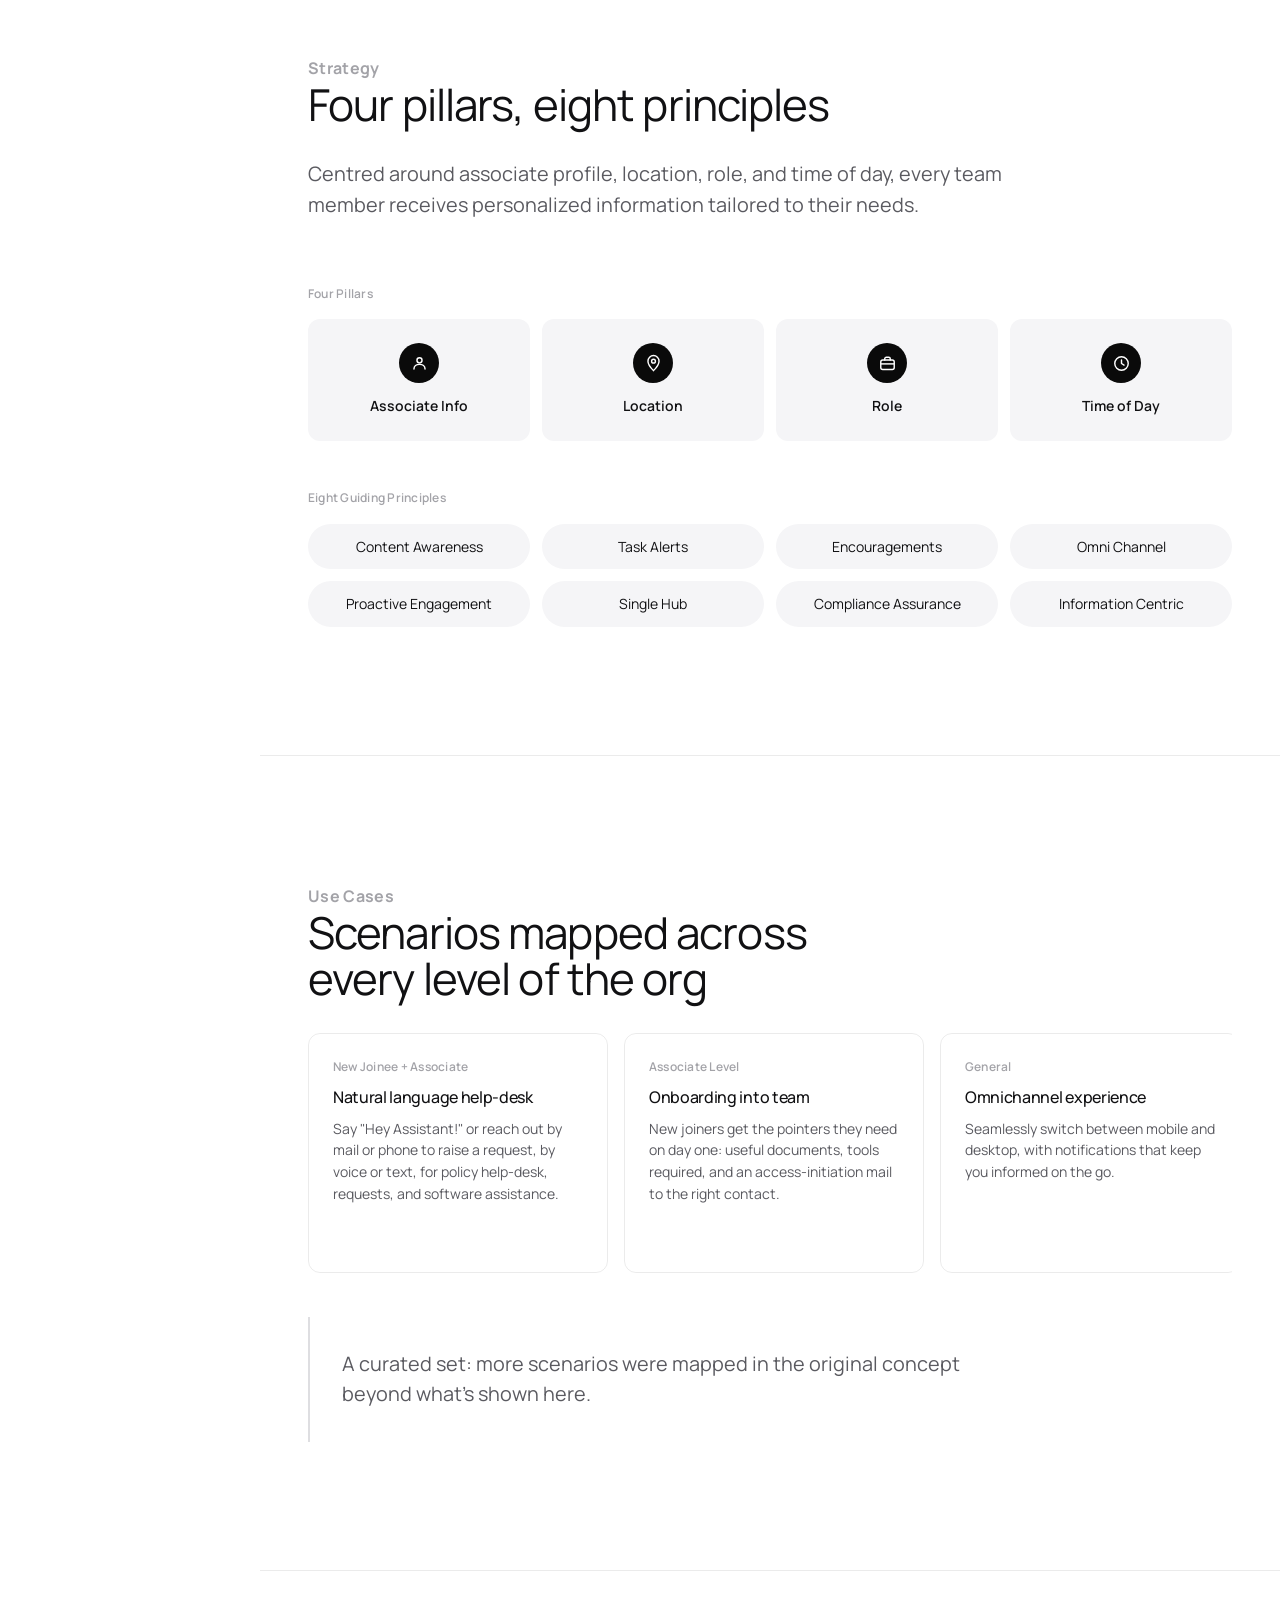
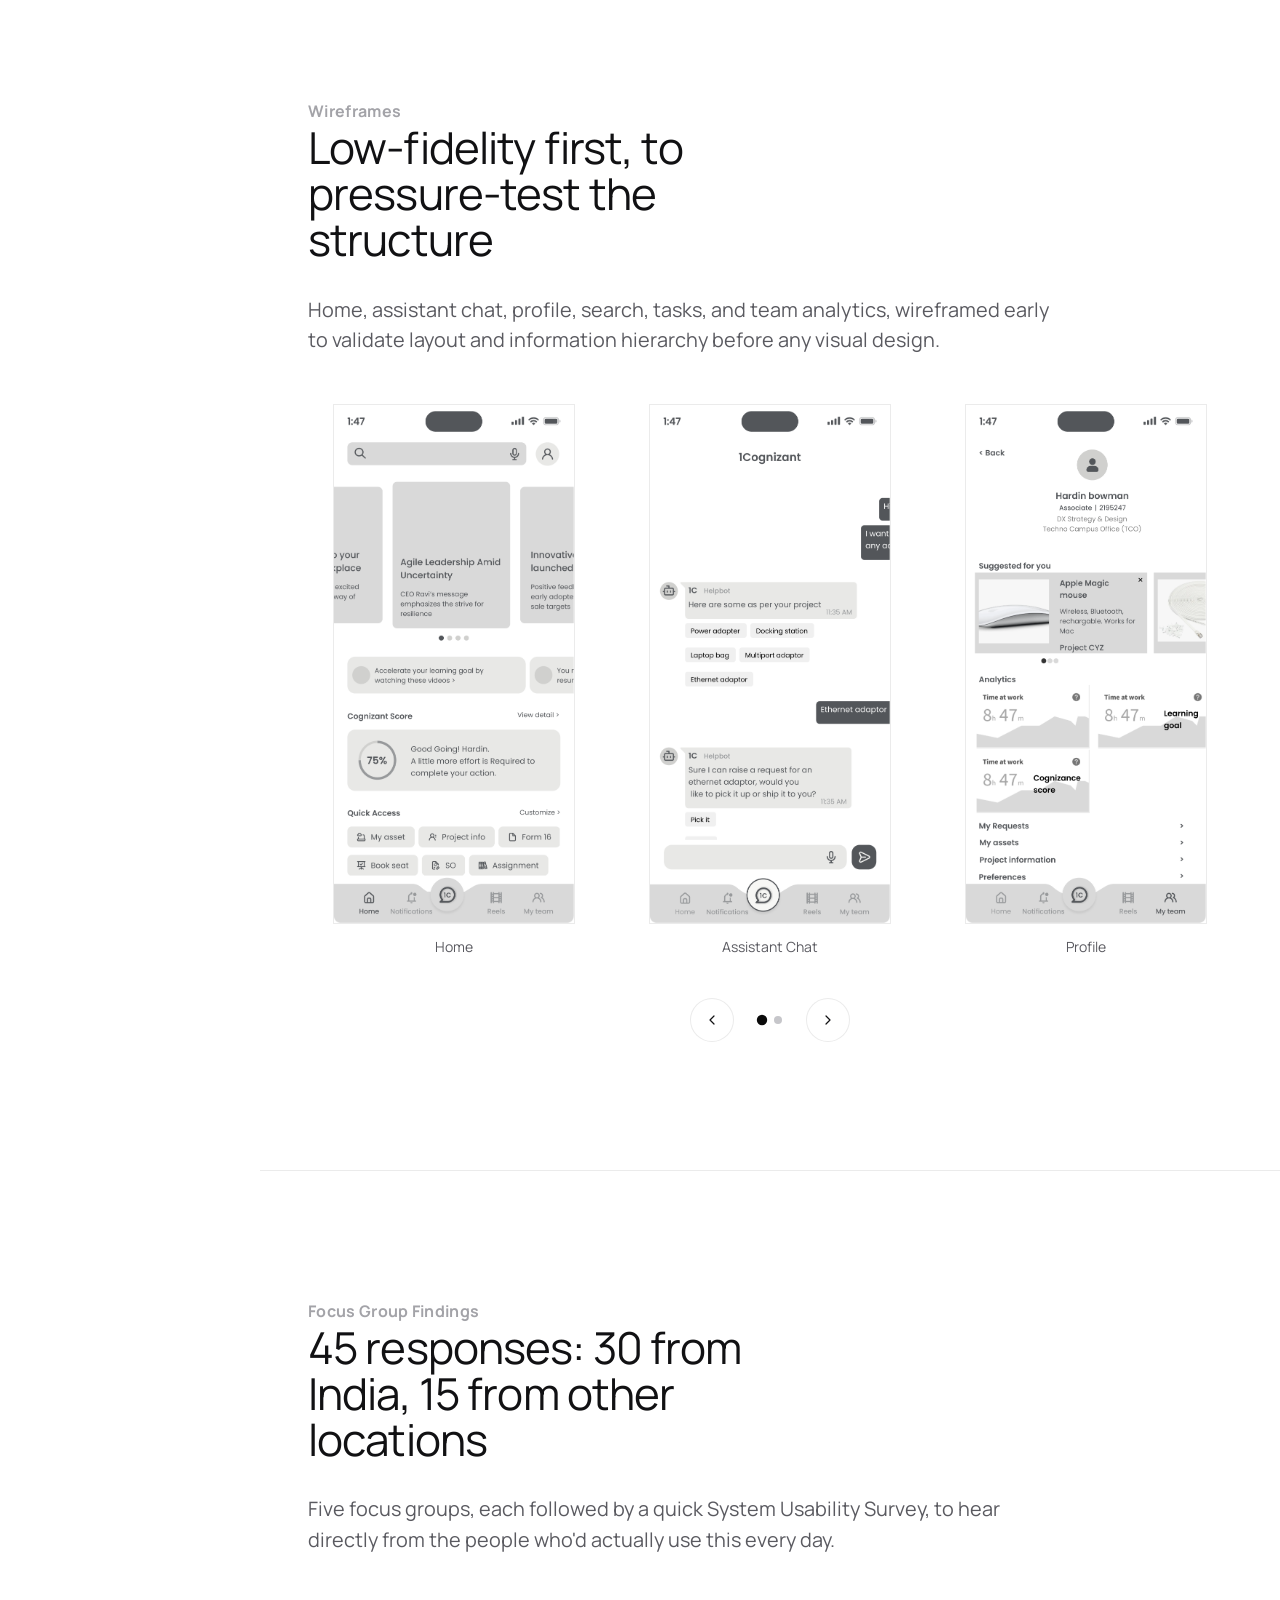
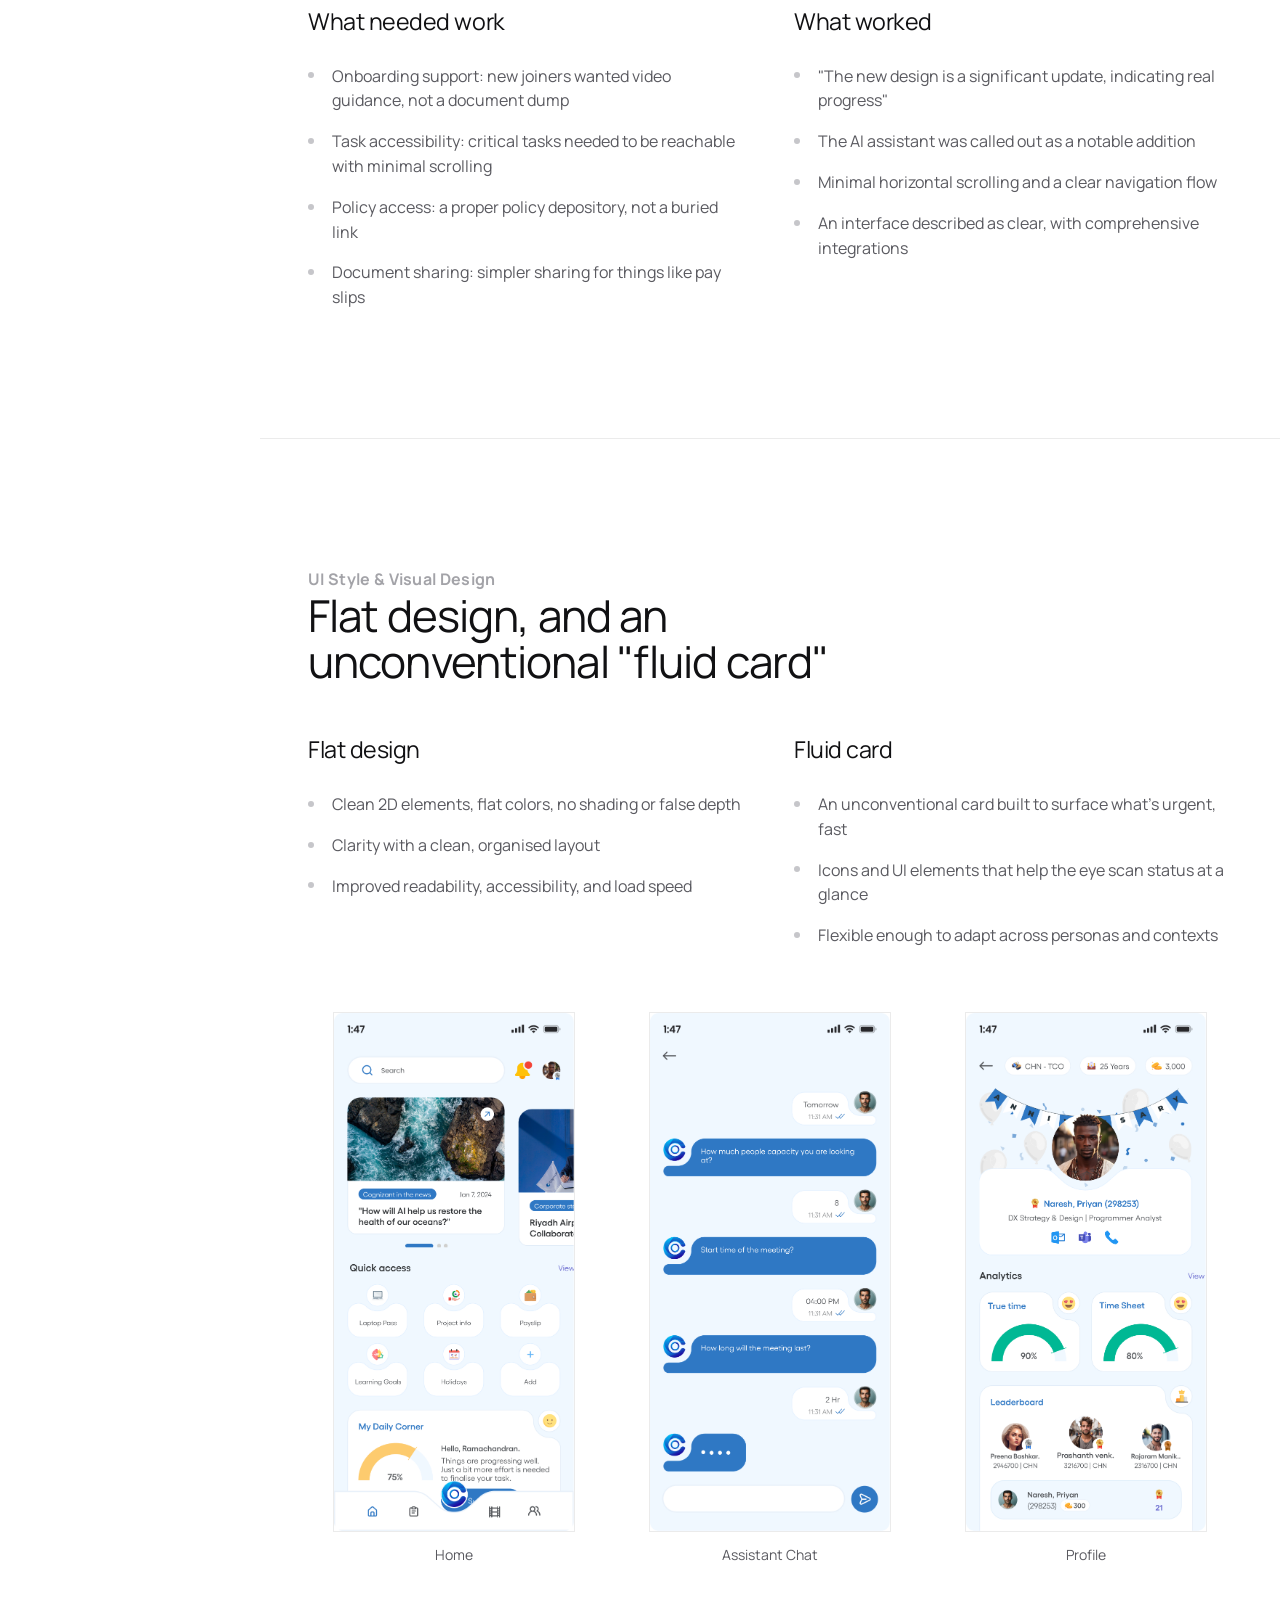
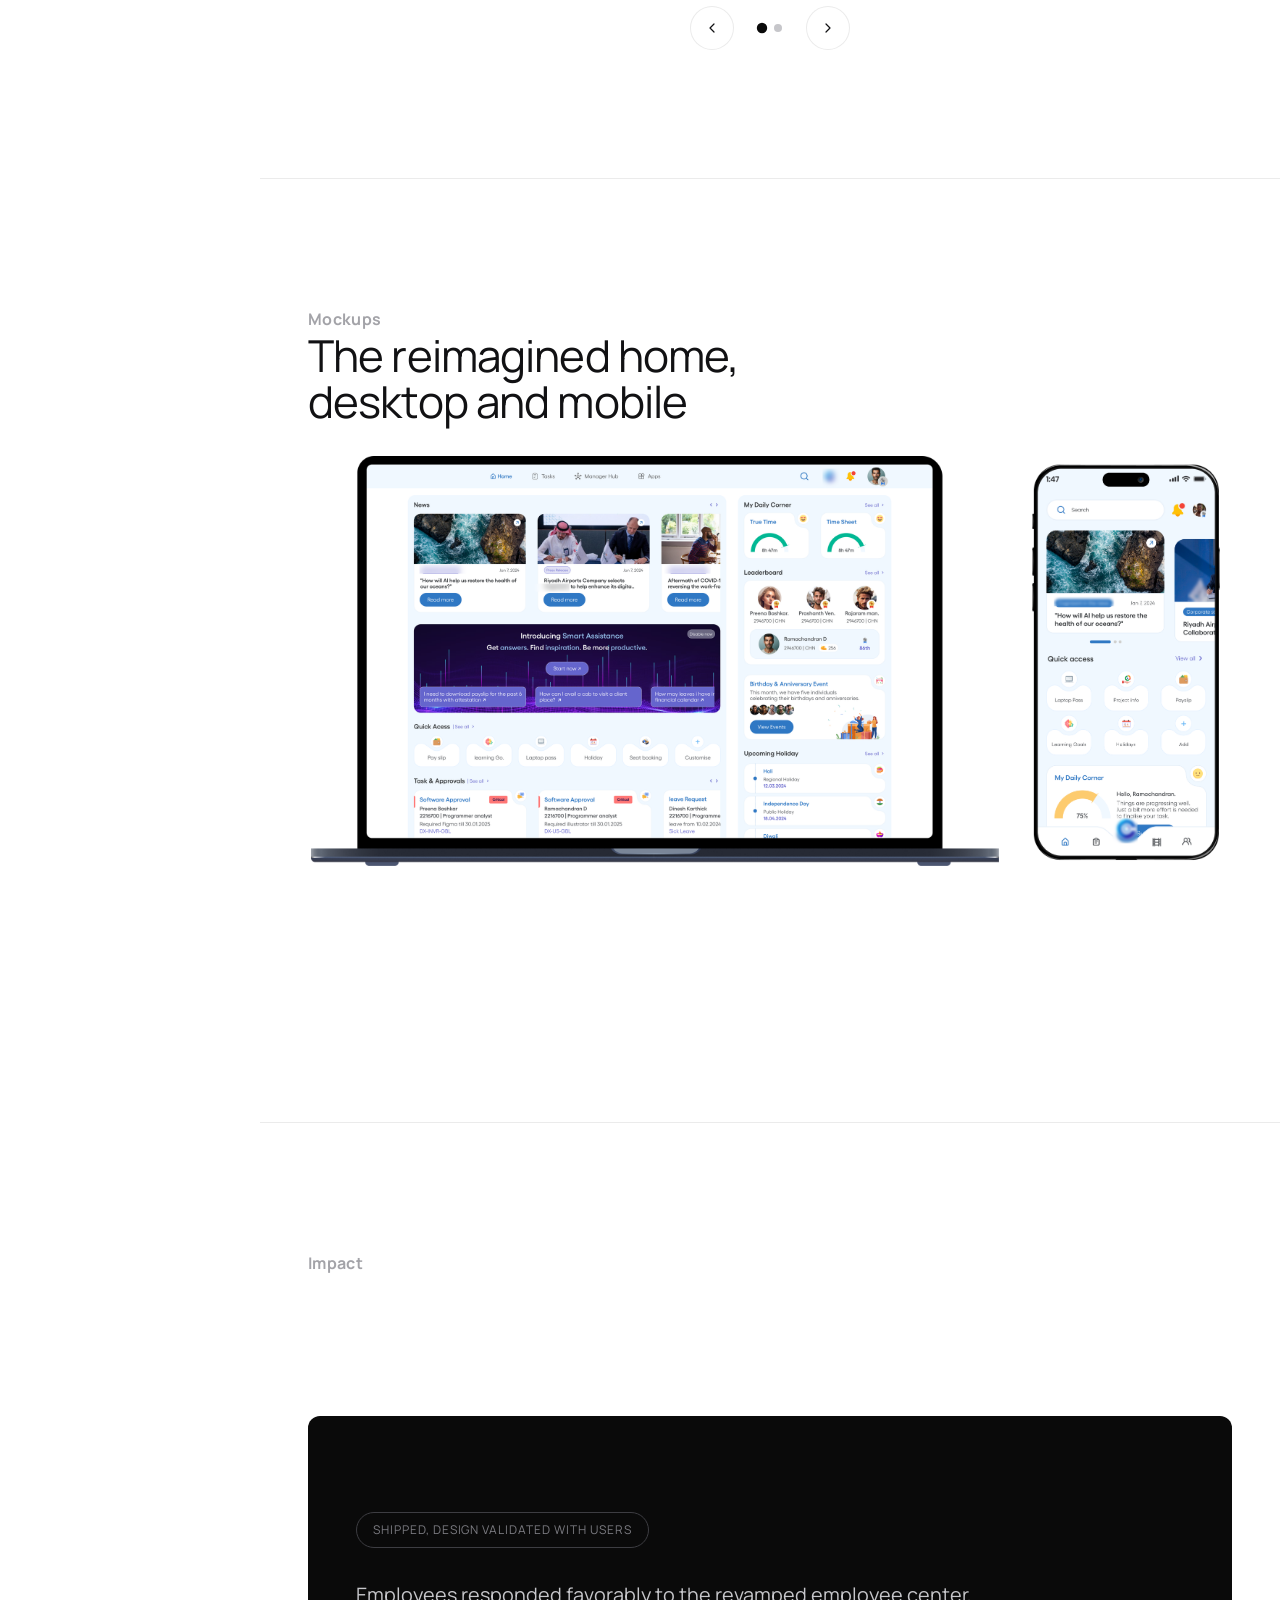
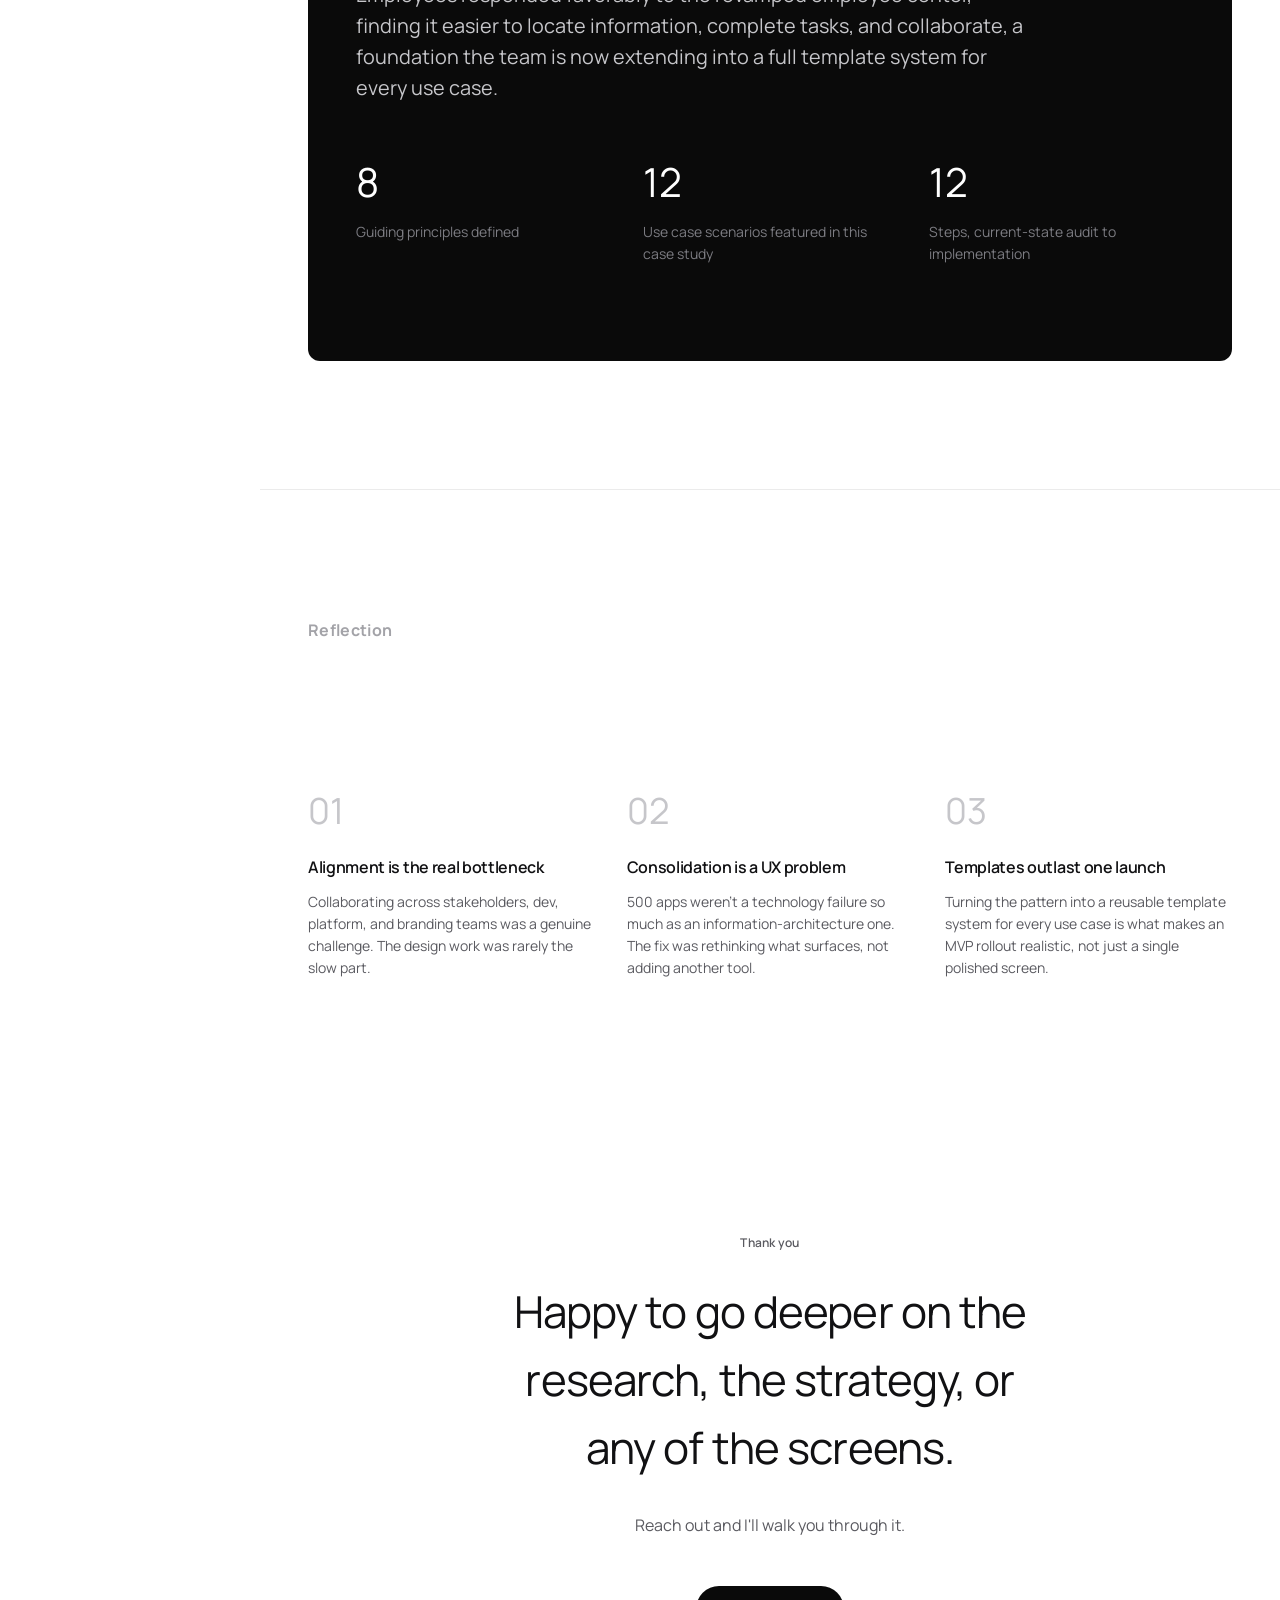
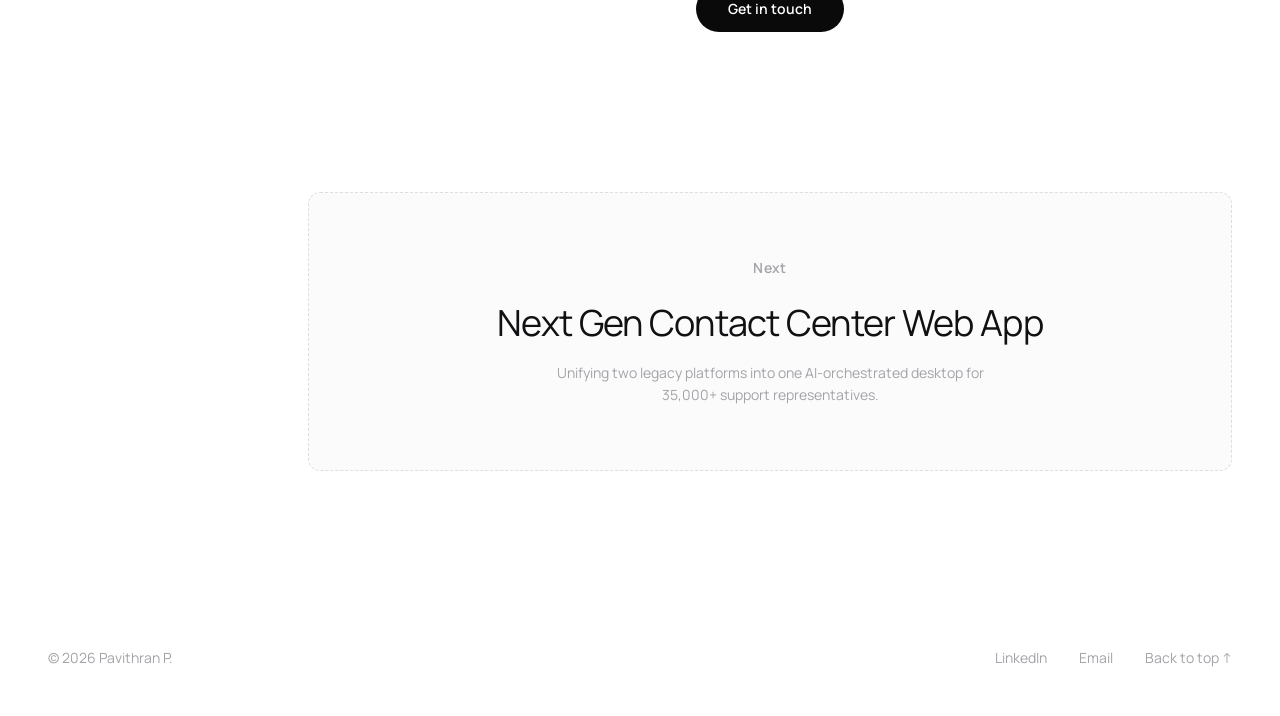
<file: reimagining-employee-center.html>
<!DOCTYPE html>
<html lang="en">
<head>
<meta charset="UTF-8">
<meta name="viewport" content="width=device-width, initial-scale=1.0">
<title>Reimagining Employee Center | Pavithran P</title>
<meta name="description" content="Transforming an app-centric employee center into an information-centric, mobile-first experience for a global enterprise technology company.">
<meta name="view-transition" content="same-origin">
<link rel="icon" type="image/png" href="assets/images/favicon.png">
<link rel="stylesheet" href="assets/css/styles.css">
<style>
  /* Local to this case study only: not part of the shared stylesheet. */

  .cs-mockup-pair{display:flex;align-items:flex-end;justify-content:center;gap:var(--sp-5);flex-wrap:nowrap;}
  .cs-mockup-pair img{width:auto;height:clamp(260px, 32vw, 480px);max-width:100%;}
  @media (max-width:800px){
    .cs-mockup-pair{flex-direction:column;align-items:center;}
    .cs-mockup-pair img{height:auto;width:min(100%, 360px);}
  }

  /* Carousel: used by Wireframes / Visual Design, since the shared
     template doesn't have a multi-image component yet. Shows 3 at a time. */
  .cs-carousel{position:relative;}
  .cs-carousel-track{display:flex;gap:var(--sp-5);overflow-x:auto;scroll-snap-type:x mandatory;scroll-behavior:smooth;-webkit-overflow-scrolling:touch;padding-bottom:var(--sp-2);scrollbar-width:none;}
  .cs-carousel-track::-webkit-scrollbar{display:none;}
  .cs-carousel-slide{flex:0 0 calc((100% - 2 * var(--sp-5)) / 3);scroll-snap-align:start;text-align:center;}
  .cs-carousel-slide img{width:auto;max-width:100%;height:auto;max-height:520px;margin:0 auto;display:block;border:1px solid var(--border-hairline);}
  .cs-carousel-slide figcaption{margin-top:var(--sp-3);font-size:var(--fs-small);color:var(--text-secondary);}
  .cs-carousel-controls{display:flex;align-items:center;justify-content:center;gap:var(--sp-5);margin-top:var(--sp-6);}
  .cs-carousel-arrow{width:44px;height:44px;border-radius:var(--r-pill);border:1px solid var(--border-hairline);background:var(--surface);display:flex;align-items:center;justify-content:center;cursor:pointer;color:var(--text-primary);transition:background .2s ease;}
  .cs-carousel-arrow:hover{background:var(--grey-100);}
  .cs-carousel-arrow svg{width:16px;height:16px;}
  .cs-carousel-dots{display:flex;align-items:center;gap:var(--sp-2);}
  .cs-carousel-dot{width:8px;height:8px;border-radius:50%;background:var(--grey-300);border:none;padding:0;cursor:pointer;transition:background .2s ease, transform .2s ease;}
  .cs-carousel-dot.is-active{background:var(--black);transform:scale(1.3);}
  @media (max-width:900px){.cs-carousel-slide{flex:0 0 calc((100% - 1 * var(--sp-5)) / 2);}}
  @media (max-width:600px){.cs-carousel-slide{flex:0 0 85%;} .cs-carousel-slide img{max-height:420px;}}

  /* Use-case cards: full detail, horizontal swipe/drag strip, no controls. */
  .usecase-scroll{display:flex;gap:var(--sp-4);overflow-x:auto;scroll-snap-type:x proximity;-webkit-overflow-scrolling:touch;padding-bottom:var(--sp-3);scrollbar-width:none;}
  .usecase-scroll::-webkit-scrollbar{display:none;}
  .usecase-card{flex:0 0 300px;scroll-snap-align:start;padding:var(--sp-5);border:1px solid var(--border-hairline);border-radius:var(--r-card);}
  .usecase-card .eyebrow{margin-bottom:var(--sp-2);}
  .usecase-card h4{margin:0 0 var(--sp-2);}
  .usecase-card p:not(.eyebrow){margin:0;color:var(--text-secondary);font-size:var(--fs-small);}
  @media (max-width:600px){.usecase-card{flex:0 0 78%;}}

  /* Strategy: four pillars (icon grid) + eight guiding principles (chip grid). */
  .pillar-grid{display:grid;grid-template-columns:repeat(4,1fr);gap:var(--sp-3);}
  .pillar-card{background:var(--surface-alt);border-radius:var(--r-card);padding:var(--sp-5) var(--sp-3);text-align:center;}
  .pillar-icon{width:40px;height:40px;border-radius:50%;background:var(--black);color:var(--white);display:flex;align-items:center;justify-content:center;margin:0 auto var(--sp-3);}
  .pillar-icon svg{width:19px;height:19px;}
  .pillar-label{font-size:var(--fs-small);font-weight:600;color:var(--text-primary);}
  .principle-grid{display:grid;grid-template-columns:repeat(4,1fr);gap:var(--sp-3);}
  .principle-chip{background:var(--surface-alt);border-radius:var(--r-md);padding:var(--sp-3) var(--sp-4);font-size:var(--fs-small);color:var(--text-primary);text-align:center;}
  @media (max-width:800px){.pillar-grid{grid-template-columns:repeat(2,1fr);} .principle-grid{grid-template-columns:repeat(2,1fr);}}

  /* Before/After: icon bullets instead of the shared dash marker. */
  .ba-card ul.ba-icon-list li{padding-left:0;display:flex;align-items:flex-start;gap:var(--sp-3);}
  .ba-card ul.ba-icon-list li::before{content:none;}
  .ba-icon{flex-shrink:0;margin-top:2px;color:var(--text-primary);}
  .ba-card.ba-after .ba-icon{color:var(--white);}
  .ba-icon svg{width:16px;height:16px;display:block;}

  /* Personas: initial circle inline with the name instead of stacked above it. */
  .persona-head{display:flex;align-items:center;gap:var(--sp-3);margin-bottom:var(--sp-3);}
  .persona-head .persona-initial{margin-bottom:0;flex-shrink:0;}
  .persona-head h4{margin:0;}

  /* Scrollspy active nav-link state (see case-study.js initScrollspy). */
  .nav-link.is-active{color:var(--text-primary);}
  .nav-link.is-active::after{transform:scaleX(1);transform-origin:left;}

  /* Trailer: skimmable Problem/Solution/Outcome/Output snapshot. */
  .cs-trailer{max-width:var(--container);margin:0 auto;padding:0 var(--gutter) var(--sp-10);}
  .trailer-grid{display:grid;grid-template-columns:repeat(4,1fr);gap:var(--sp-6) var(--sp-5);padding-top:var(--sp-8);border-top:1px solid var(--border-hairline);}
  .trailer-icon{display:flex;align-items:center;justify-content:center;width:40px;height:40px;border-radius:var(--r-sm);background:var(--grey-50);color:var(--text-primary);margin-bottom:var(--sp-4);}
  .trailer-icon svg{width:20px;height:20px;}
  .trailer-block .eyebrow{margin-bottom:var(--sp-3);}
  .trailer-block ul{display:flex;flex-direction:column;gap:var(--sp-2);}
  .trailer-block li{font-size:var(--fs-small);color:var(--text-secondary);padding-left:var(--sp-4);position:relative;line-height:var(--lh-snug);}
  .trailer-block li::before{content:'';position:absolute;left:0;top:0.5em;width:5px;height:5px;border-radius:50%;background:var(--grey-300);}
  @media (max-width:900px){.trailer-grid{grid-template-columns:repeat(2,1fr);}}
  @media (max-width:560px){.trailer-grid{grid-template-columns:1fr;}}

  /* ------------------------------------------------------------------
     Left rail nav (page-local, replaces the shared .site-nav for this
     case study; ported from next-gen-contact-center.html's deck rail,
     reusing this page's own shared design tokens directly since this
     file already links styles.css, unlike the standalone deck). */
  .shell { display: grid; grid-template-columns: 260px 1fr; min-height: 100vh; }
  .shell > main { min-width: 0; }

  .rail {
    position: sticky; top: 0; height: 100vh;
    padding: var(--sp-6) var(--sp-5);
    border-right: 1px solid var(--border-hairline);
    display: flex; flex-direction: column;
    overflow-y: auto;
  }
  .rail .nav-back { color: var(--text-secondary); margin-bottom: var(--sp-4); }
  .rail-head { margin-bottom: var(--sp-6); }
  .rail-head h1 { font-size: 0.95rem; line-height: 1.3; font-weight: 700; letter-spacing: -0.01em; }

  .rail-agenda { list-style: none; display: flex; flex-direction: column; gap: 2px; flex: 1; justify-content: center; }
  .rail-agenda a {
    display: block;
    padding: 8px var(--sp-3);
    border-radius: 12px;
    text-decoration: none; color: var(--text-secondary);
    font-size: var(--fs-small); font-weight: 500;
    transition: background var(--dur-fast) var(--ease-out), color var(--dur-fast) var(--ease-out);
  }
  .rail-agenda a:hover { background: var(--grey-50); color: var(--text-primary); }
  .rail-agenda a.is-active { background: var(--black); color: var(--white); }
  .rail-agenda a:focus-visible { outline: 2px solid var(--black); outline-offset: 2px; }

  .mobile-bar { display: none; align-items: center; justify-content: space-between; padding: var(--sp-3) var(--gutter); border-bottom: 1px solid var(--border-hairline); background: var(--white); position: sticky; top: 0; z-index: 500; }
  .mobile-bar-title { font-size: 0.9rem; font-weight: 700; letter-spacing: -0.01em; }
  .nav-toggle { display: flex; align-items: center; justify-content: center; width: 36px; height: 36px; flex-shrink: 0; border-radius: var(--r-sm); border: 1px solid var(--border-hairline); background: var(--white); color: var(--text-primary); cursor: pointer; padding: 0; }
  .nav-toggle .icon-close { display: none; }
  .nav-toggle.is-open .icon-open { display: none; }
  .nav-toggle.is-open .icon-close { display: block; }
  .nav-toggle:focus-visible { outline: 2px solid var(--black); outline-offset: 2px; }
  .rail-contact {
    margin-top: var(--sp-4); padding-top: var(--sp-4); border-top: 1px solid var(--border-hairline);
    display: flex; flex-wrap: wrap; align-items: center; gap: var(--sp-2) var(--sp-3);
    font-size: var(--fs-micro); color: var(--text-tertiary);
  }
  .rail-contact a { color: var(--text-secondary); text-decoration: none; }
  .rail-contact a:hover { color: var(--text-primary); text-decoration: underline; }

  .rail-backdrop { display: none; position: fixed; inset: 0; background: rgba(10,10,10,0.4); z-index: 540; opacity: 0; pointer-events: none; transition: opacity var(--dur-fast) var(--ease-out); }
  .rail-backdrop.is-open { display: block; opacity: 1; pointer-events: auto; }

  /* Section mini-header: numbers removed from the eyebrow text (was "01 · Overview"),
     and bumped from the shared --fs-micro (0.75rem) up to 1rem to match case 1's deck. */
  .cs-section-label .eyebrow { font-size: 1rem; font-weight: 700; }
  .cs-section-inner { grid-template-columns: 1fr; }
  .cs-section-label { position: static; margin-bottom: 0; }

  @media (max-width: 1000px) {
    .mobile-bar { display: flex; }
    .shell { grid-template-columns: 1fr; }
    .rail {
      position: fixed; top: 0; left: 0; height: 100vh; width: min(300px, 82vw);
      transform: translateX(-100%);
      transition: transform .25s var(--ease-out);
      border-right: 1px solid var(--border-hairline);
      background: var(--white); z-index: 550;
    }
    .rail.is-open { transform: translateX(0); }
    .cs-section[id] { scroll-margin-top: 64px; }
  }
</style>
</head>
<body>
<a class="skip-link" href="#main">Skip to content</a>

<div class="mobile-bar">
  <span class="mobile-bar-title">Reimagining Employee Center</span>
  <button class="nav-toggle" type="button" aria-expanded="false" aria-controls="rail" aria-label="Open menu">
    <svg class="icon-open" viewBox="0 0 24 24" fill="none" xmlns="http://www.w3.org/2000/svg" width="20" height="20"><path d="M4 7h16M4 12h16M4 17h16" stroke="currentColor" stroke-width="1.8" stroke-linecap="round"/></svg>
    <svg class="icon-close" viewBox="0 0 24 24" fill="none" xmlns="http://www.w3.org/2000/svg" width="20" height="20"><path d="M6 6l12 12M18 6L6 18" stroke="currentColor" stroke-width="1.8" stroke-linecap="round"/></svg>
  </button>
</div>
<div class="rail-backdrop" data-nav-close></div>
<div class="shell">
  <nav class="rail" id="rail">
    <a href="index.html" class="nav-back" aria-label="Back to home">
      <svg viewBox="0 0 24 24" fill="none" xmlns="http://www.w3.org/2000/svg"><path d="M15 18l-6-6 6-6" stroke="currentColor" stroke-width="1.8" stroke-linecap="round" stroke-linejoin="round"/></svg>
      Back
    </a>
    <div class="rail-head">
      <h1>Reimagining Employee Center</h1>
    </div>
    <ul class="rail-agenda" id="agenda">
      <li><a href="#overview" data-target="overview">Overview</a></li>
      <li><a href="#problem" data-target="problem">The Problem</a></li>
      <li><a href="#approach" data-target="approach">Approach</a></li>
      <li><a href="#fix" data-target="fix">The Fix</a></li>
      <li><a href="#research" data-target="research">Research</a></li>
      <li><a href="#personas" data-target="personas">Personas</a></li>
      <li><a href="#strategy" data-target="strategy">Strategy</a></li>
      <li><a href="#use-cases" data-target="use-cases">Use Cases</a></li>
      <li><a href="#design" data-target="design">Wireframes</a></li>
      <li><a href="#focus-group-findings" data-target="focus-group-findings">Focus Group Findings</a></li>
      <li><a href="#visual-design" data-target="visual-design">UI Style &amp; Visual Design</a></li>
      <li><a href="#mockups" data-target="mockups">Mockups</a></li>
      <li><a href="#impact" data-target="impact">Impact</a></li>
      <li><a href="#reflection" data-target="reflection">Reflection</a></li>
    </ul>
    <div class="rail-contact">
      <span>&copy; <span id="rail-year"></span> Pavithran P.</span>
      <a href="https://www.linkedin.com/in/pavithrandesigns/" target="_blank" rel="noopener">LinkedIn</a>
      <a href="mailto:ppavithran@outlook.com">Email</a>
    </div>
  </nav>

  <main id="main">

  <!-- COVER -->
  <section class="cs-hero">
    <h1 style="view-transition-name: cs-reimagining-employee-center-title;">Reimagining Employee Center</h1>
    <p class="cs-dek">Transforming an app-centric employee center into an information-centric, mobile-first experience, streamlining access to essential tasks and improving user satisfaction.</p>
    <div class="cs-meta">
      <div class="cs-meta-item"><p class="eyebrow">Sector</p><p>Enterprise IT Services · Employee Experience</p></div>
      <div class="cs-meta-item"><p class="eyebrow">My Role</p><p>UX Designer: strategy, research, wireframes, and visual design</p></div>
      <div class="cs-meta-item"><p class="eyebrow">Context</p><p>A global enterprise technology company. Details anonymized.</p></div>
    </div>
  </section>

  <!-- Trailer: skimmable Problem / Solution / Outcome / Output snapshot -->
  <section class="cs-trailer cs-reveal">
    <div class="trailer-grid">
      <div class="trailer-block">
        <span class="trailer-icon"><svg viewBox="0 0 24 24" fill="none" xmlns="http://www.w3.org/2000/svg"><path d="M12 3l10 18H2L12 3z" stroke="currentColor" stroke-width="1.8" stroke-linejoin="round"/><path d="M12 10v4" stroke="currentColor" stroke-width="1.8" stroke-linecap="round"/><circle cx="12" cy="17" r="0.9" fill="currentColor"/></svg></span>
        <p class="eyebrow">Problem</p>
        <ul>
          <li>500+ apps, one for every task</li>
          <li>No single home: fully app-centric</li>
          <li>Dated, inconsistent UI across tools</li>
        </ul>
      </div>
      <div class="trailer-block">
        <span class="trailer-icon"><svg viewBox="0 0 24 24" fill="none" xmlns="http://www.w3.org/2000/svg"><path d="M12 3a6 6 0 00-3.5 10.9c.6.45 1 .95 1.1 1.6h4.8c.1-.65.5-1.15 1.1-1.6A6 6 0 0012 3z" stroke="currentColor" stroke-width="1.8" stroke-linecap="round" stroke-linejoin="round"/><path d="M10 18h4M9.5 21h5" stroke="currentColor" stroke-width="1.8" stroke-linecap="round"/></svg></span>
        <p class="eyebrow">Solution</p>
        <ul>
          <li>One "Control &amp; Command Centre" home</li>
          <li>Persona-driven, GenAI-surfaced information</li>
          <li>Modern, mobile-first UI</li>
        </ul>
      </div>
      <div class="trailer-block">
        <span class="trailer-icon"><svg viewBox="0 0 24 24" fill="none" xmlns="http://www.w3.org/2000/svg"><path d="M3 17l6-6 4 4 8-8" stroke="currentColor" stroke-width="1.8" stroke-linecap="round" stroke-linejoin="round"/><path d="M15 6h6v6" stroke="currentColor" stroke-width="1.8" stroke-linecap="round" stroke-linejoin="round"/></svg></span>
        <p class="eyebrow">Outcome</p>
        <ul>
          <li>Validated favorably with users &amp; leadership</li>
          <li>8 guiding principles · 12 use cases mapped</li>
          <li>Now extending into a template system</li>
        </ul>
      </div>
      <div class="trailer-block">
        <span class="trailer-icon"><svg viewBox="0 0 24 24" fill="none" xmlns="http://www.w3.org/2000/svg"><path d="M12 3l9 5-9 5-9-5 9-5z" stroke="currentColor" stroke-width="1.8" stroke-linejoin="round"/><path d="M3 13l9 5 9-5" stroke="currentColor" stroke-width="1.8" stroke-linecap="round" stroke-linejoin="round"/></svg></span>
        <p class="eyebrow">Output</p>
        <ul>
          <li>Shipped wireframes &amp; visual design</li>
          <li>Four-pillar personalization model</li>
          <li>3 personas · 45 focus-group responses</li>
        </ul>
      </div>
    </div>
  </section>

  <div class="cs-cover" id="cover" style="view-transition-name: cs-reimagining-employee-center-media;">
    <img src="assets/images/case-studies/reimagining-employee-center/cover.png" alt="Reimagined employee center, home, insights, profile, and team analytics screens" style="width:100%; border-radius: var(--r-card); display:block;">
  </div>

  <!-- 01: Overview -->
  <section class="cs-section" id="overview" data-nav="overview">
    <div class="cs-section-inner">
      <div>
        <div class="cs-section-label"><p class="eyebrow">Overview</p></div>
        <h2 class="cs-headline">500+ scattered apps, reimagined as one information-centric home</h2>
        <div class="cs-stat-row cs-reveal">
          <div class="cs-stat"><div class="stat-num" data-count-to="500" data-suffix="+">0+</div><div class="stat-label">Individual apps the old employee center relied on</div></div>
          <div class="cs-stat"><div class="stat-num" data-count-to="3" data-suffix="">0</div><div class="stat-label">Core personas designed for</div></div>
          <div class="cs-stat"><div class="stat-num" data-count-to="45" data-suffix="">0</div><div class="stat-label">Focus group responses gathered</div></div>
        </div>

        <div class="cs-recs-grid cs-reveal" style="margin-top: var(--sp-10);">
          <div class="recs-col">
            <h4>My role</h4>
            <ul>
              <li>Led strategy definition and the four-pillar personalization model</li>
              <li>Ran user interviews and a five-group focus-group program</li>
              <li>Owned wireframes, interaction design, and visual design end-to-end</li>
              <li>Validated the design with stakeholders, dev, platform, and branding teams</li>
            </ul>
          </div>
          <div class="recs-col">
            <h4>What this case study covers</h4>
            <ul>
              <li>The problem with a 500-app, app-centric employee experience</li>
              <li>Research: interviews, personas, and a structured focus-group program</li>
              <li>The information-centric strategy, use cases, and shipped design</li>
            </ul>
          </div>
        </div>

        <div class="cs-body cs-reveal" style="margin-top: var(--sp-8);">
          <p>The existing employee center faced challenges with over 500 individual applications, each requiring separate access for a specific task. The fix: streamline access to essential tasks, modernize the UI, and weave GenAI into the core experience, turning a fragmented app directory into a single, information-centric home.</p>
        </div>
      </div>
    </div>
  </section>

  <!-- 02: The Problem -->
  <section class="cs-section" id="problem" data-nav="problem">
    <div class="cs-section-inner">
      <div>
        <div class="cs-section-label"><p class="eyebrow">The Problem</p></div>
        <h2 class="cs-headline">Every task lived behind a different door</h2>
        <div class="cs-numbered-list cs-reveal">
          <div class="numbered-item">
            <span class="num">01</span>
            <div><h4>500+ apps, one job</h4><p>Payslips, timesheets, holidays, learning, seat booking, each its own app, each requiring separate access and its own mental model.</p></div>
          </div>
          <div class="numbered-item">
            <span class="num">02</span>
            <div><h4>No unified information layer</h4><p>Nothing surfaced what actually mattered to a given person, in a given role, at a given moment. Employees had to go looking for it.</p></div>
          </div>
          <div class="numbered-item">
            <span class="num">03</span>
            <div><h4>High effort, low adoption</h4><p>The overall interface lacked intuitiveness, so simple tasks like requesting a laptop or checking a policy took more effort than they should.</p></div>
          </div>
        </div>
      </div>
    </div>
  </section>

  <!-- 03: Approach -->
  <section class="cs-section" id="approach" data-nav="approach">
    <div class="cs-section-inner">
      <div>
        <div class="cs-section-label"><p class="eyebrow">Approach</p></div>
        <h2 class="cs-headline">Four phases, from current-state audit to shipped design</h2>
        <div class="cs-numbered-list cs-reveal">
          <div class="numbered-item">
            <span class="num">01</span>
            <div><h4>Understand</h4><p>Current-state audit, user interviews, and a platform-capability review to see what was actually possible to build.</p></div>
          </div>
          <div class="numbered-item">
            <span class="num">02</span>
            <div><h4>Define</h4><p>A five-group focus-group program, a set of guiding principles, and scenario writing to ground the strategy in real behavior.</p></div>
          </div>
          <div class="numbered-item">
            <span class="num">03</span>
            <div><h4>Design</h4><p>Wireframes, design testing, and branding guidelines, refined across rounds of stakeholder review.</p></div>
          </div>
          <div class="numbered-item">
            <span class="num">04</span>
            <div><h4>Ship</h4><p>A feasibility check with the platform team, then implementation planning for an MVP rollout.</p></div>
          </div>
        </div>
      </div>
    </div>
  </section>

  <!-- 04: Before / After -->
  <section class="cs-section" id="fix" data-nav="fix">
    <div class="cs-section-inner">
      <div>
        <div class="cs-section-label"><p class="eyebrow">The Fix</p></div>
        <h2 class="cs-headline">From app-centric to information-centric</h2>
        <div class="cs-before-after cs-reveal">
          <div class="ba-card">
            <p class="eyebrow">Before · App-Centric</p>
            <ul class="ba-icon-list">
              <li><span class="ba-icon"><svg viewBox="0 0 24 24" fill="none" xmlns="http://www.w3.org/2000/svg"><rect x="3" y="3" width="7" height="7" rx="1.5" stroke="currentColor" stroke-width="1.8"/><rect x="14" y="3" width="7" height="7" rx="1.5" stroke="currentColor" stroke-width="1.8"/><rect x="3" y="14" width="7" height="7" rx="1.5" stroke="currentColor" stroke-width="1.8"/><rect x="14" y="14" width="7" height="7" rx="1.5" stroke="currentColor" stroke-width="1.8"/></svg></span><span>500+ individual apps: My Career, TruTime, Team Chat, MyPay, GoPerform, and more</span></li>
              <li><span class="ba-icon"><svg viewBox="0 0 24 24" fill="none" xmlns="http://www.w3.org/2000/svg"><path d="M4 12h4M16 12h4M12 4v4M12 16v4" stroke="currentColor" stroke-width="1.8" stroke-linecap="round"/><circle cx="12" cy="12" r="2.4" stroke="currentColor" stroke-width="1.8"/></svg></span><span>Users relied on each app separately to get through a single task</span></li>
              <li><span class="ba-icon"><svg viewBox="0 0 24 24" fill="none" xmlns="http://www.w3.org/2000/svg"><path d="M4 6h16M4 12h10M4 18h13" stroke="currentColor" stroke-width="1.8" stroke-linecap="round"/></svg></span><span>The overall interface lacked intuitiveness</span></li>
            </ul>
          </div>
          <div class="ba-card ba-after">
            <p class="eyebrow">After · Information-Centric</p>
            <ul class="ba-icon-list">
              <li><span class="ba-icon"><svg viewBox="0 0 24 24" fill="none" xmlns="http://www.w3.org/2000/svg"><circle cx="12" cy="12" r="3" stroke="currentColor" stroke-width="1.8"/><path d="M12 3v3M12 18v3M3 12h3M18 12h3" stroke="currentColor" stroke-width="1.8" stroke-linecap="round"/></svg></span><span>One "Control &amp; Command Centre": a single, unified home</span></li>
              <li><span class="ba-icon"><svg viewBox="0 0 24 24" fill="none" xmlns="http://www.w3.org/2000/svg"><path d="M12 3l1.8 5.4L19 10l-5.2 1.6L12 17l-1.8-5.4L5 10l5.2-1.6L12 3z" stroke="currentColor" stroke-width="1.6" stroke-linejoin="round"/></svg></span><span>Information is brought to the user proactively, based on persona, using GenAI</span></li>
              <li><span class="ba-icon"><svg viewBox="0 0 24 24" fill="none" xmlns="http://www.w3.org/2000/svg"><rect x="7" y="2.5" width="10" height="19" rx="2.5" stroke="currentColor" stroke-width="1.8"/><path d="M11 18.5h2" stroke="currentColor" stroke-width="1.8" stroke-linecap="round"/></svg></span><span>Accessibility made easy, with a modern, mobile-first UI</span></li>
            </ul>
          </div>
        </div>
      </div>
    </div>
  </section>

  <!-- 05: Research -->
  <section class="cs-section" id="research" data-nav="research">
    <div class="cs-section-inner">
      <div>
        <div class="cs-section-label"><p class="eyebrow">Research</p></div>
        <h2 class="cs-headline">Interviews and focus groups, run in parallel</h2>
        <div class="cs-recs-grid cs-reveal">
          <div class="recs-col">
            <h4>User interview goals</h4>
            <ul>
              <li>Understand each person's touch point with the current apps</li>
              <li>See different aspects on a daily, weekly, monthly, and quarterly basis</li>
              <li>Learn what's important to them, and how they do things today</li>
            </ul>
          </div>
          <div class="recs-col">
            <h4>Focus group goals</h4>
            <ul>
              <li>Understand the pain points behind the current experience</li>
              <li>Hear their honest opinion of what exists today</li>
              <li>Know the actual frequency of interaction with each tool</li>
            </ul>
          </div>
        </div>
      </div>
    </div>
  </section>

  <!-- 06: Personas -->
  <section class="cs-section" id="personas" data-nav="personas">
    <div class="cs-section-inner">
      <div>
        <div class="cs-section-label"><p class="eyebrow">Personas</p></div>
        <h2 class="cs-headline">Three personas, from first day to team lead</h2>
        <div class="cs-persona-grid cs-reveal">
          <div class="persona-card">
            <div class="persona-head"><div class="persona-initial">S</div><h4>Shy Shariq</h4></div>
            <p class="persona-tag">New Joiner</p>
            <p>Introverted, curious, feeds on knowledge, but shy to ask for help. Needs a handbook, not a hunt.</p>
          </div>
          <div class="persona-card">
            <div class="persona-head"><div class="persona-initial">B</div><h4>Busy Bulbul</h4></div>
            <p class="persona-tag">Associate</p>
            <p>Busy and confident, handling multiple projects at once, doesn't have time for compliance, and keeps losing information.</p>
          </div>
          <div class="persona-card">
            <div class="persona-head"><div class="persona-initial">N</div><h4>Nurturing Naresh</h4></div>
            <p class="persona-tag">Manager</p>
            <p>A friendly manager uplifting his reportees' careers, but struggling to track team compliance across client locations.</p>
          </div>
        </div>
      </div>
    </div>
  </section>

  <!-- 07: Strategy -->
  <section class="cs-section" id="strategy" data-nav="strategy">
    <div class="cs-section-inner">
      <div>
        <div class="cs-section-label"><p class="eyebrow">Strategy</p></div>
        <h2 class="cs-headline">Four pillars, eight principles</h2>
        <div class="cs-body cs-reveal">
          <p>Centred around associate profile, location, role, and time of day, every team member receives personalized information tailored to their needs.</p>
        </div>
        <div class="cs-reveal" style="margin-top: var(--sp-10);">
          <p class="eyebrow" style="margin-bottom: var(--sp-4);">Four Pillars</p>
          <div class="pillar-grid">
            <div class="pillar-card">
              <div class="pillar-icon"><svg viewBox="0 0 24 24" fill="none" xmlns="http://www.w3.org/2000/svg"><circle cx="12" cy="8" r="3.2" stroke="currentColor" stroke-width="1.8"/><path d="M5 19c0-3.5 3-6 7-6s7 2.5 7 6" stroke="currentColor" stroke-width="1.8" stroke-linecap="round"/></svg></div>
              <div class="pillar-label">Associate Info</div>
            </div>
            <div class="pillar-card">
              <div class="pillar-icon"><svg viewBox="0 0 24 24" fill="none" xmlns="http://www.w3.org/2000/svg"><path d="M12 21s7-7.2 7-12a7 7 0 10-14 0c0 4.8 7 12 7 12z" stroke="currentColor" stroke-width="1.8" stroke-linejoin="round"/><circle cx="12" cy="9" r="2.4" stroke="currentColor" stroke-width="1.8"/></svg></div>
              <div class="pillar-label">Location</div>
            </div>
            <div class="pillar-card">
              <div class="pillar-icon"><svg viewBox="0 0 24 24" fill="none" xmlns="http://www.w3.org/2000/svg"><rect x="3.5" y="7.5" width="17" height="12" rx="2.5" stroke="currentColor" stroke-width="1.8"/><path d="M8.5 7.5V6a2 2 0 012-2h3a2 2 0 012 2v1.5" stroke="currentColor" stroke-width="1.8" stroke-linecap="round"/><path d="M3.5 12.5h17" stroke="currentColor" stroke-width="1.8"/></svg></div>
              <div class="pillar-label">Role</div>
            </div>
            <div class="pillar-card">
              <div class="pillar-icon"><svg viewBox="0 0 24 24" fill="none" xmlns="http://www.w3.org/2000/svg"><circle cx="12" cy="12" r="8.5" stroke="currentColor" stroke-width="1.8"/><path d="M12 7.5V12l3.2 2" stroke="currentColor" stroke-width="1.8" stroke-linecap="round" stroke-linejoin="round"/></svg></div>
              <div class="pillar-label">Time of Day</div>
            </div>
          </div>
          <p class="eyebrow" style="margin: var(--sp-8) 0 var(--sp-4);">Eight Guiding Principles</p>
          <div class="principle-grid">
            <div class="principle-chip">Content Awareness</div>
            <div class="principle-chip">Task Alerts</div>
            <div class="principle-chip">Encouragements</div>
            <div class="principle-chip">Omni Channel</div>
            <div class="principle-chip">Proactive Engagement</div>
            <div class="principle-chip">Single Hub</div>
            <div class="principle-chip">Compliance Assurance</div>
            <div class="principle-chip">Information Centric</div>
          </div>
        </div>
      </div>
    </div>
  </section>

  <!-- 08: Use Cases -->
  <section class="cs-section" id="use-cases" data-nav="use-cases">
    <div class="cs-section-inner">
      <div style="min-width: 0;">
        <div class="cs-section-label"><p class="eyebrow">Use Cases</p></div>
        <h2 class="cs-headline">Scenarios mapped across every level of the org</h2>
        <div class="usecase-scroll cs-reveal">
          <div class="usecase-card"><p class="eyebrow">New Joinee + Associate</p><h4>Natural language help-desk</h4><p>Say "Hey Assistant!" or reach out by mail or phone to raise a request, by voice or text, for policy help-desk, requests, and software assistance.</p></div>
          <div class="usecase-card"><p class="eyebrow">Associate Level</p><h4>Onboarding into team</h4><p>New joiners get the pointers they need on day one: useful documents, tools required, and an access-initiation mail to the right contact.</p></div>
          <div class="usecase-card"><p class="eyebrow">General</p><h4>Omnichannel experience</h4><p>Seamlessly switch between mobile and desktop, with notifications that keep you informed on the go.</p></div>
          <div class="usecase-card"><p class="eyebrow">General</p><h4>Smart assistance</h4><p>When a license or project allocation nears expiry, smart assistance prompts renewal, or notifies the relevant manager and HR contact automatically.</p></div>
          <div class="usecase-card"><p class="eyebrow">Associate Level</p><h4>Personalised quick actions</h4><p>A quick-action dashboard built from usage patterns, surfacing the things people check most: payslips, time tracking, performance stats, and compliance status, before they have to go looking.</p></div>
          <div class="usecase-card"><p class="eyebrow">New Joinee</p><h4>Here's your task of the week</h4><p>A weekly digest of what's due: project allocation, assigned assets, and a quick-guide redirect to the applications that matter most that week.</p></div>
          <div class="usecase-card"><p class="eyebrow">Manager Level</p><h4>Rule creation: automating</h4><p>Managers can turn a repeated approval pattern into a standing rule, for example, auto-approving a recurring software request instead of reviewing it every time.</p></div>
          <div class="usecase-card"><p class="eyebrow">Manager Level</p><h4>Data analytics for team</h4><p>A rollup of team progress on active initiatives, with prompts to act on it, like drafting a congratulatory note when someone earns recognition.</p></div>
          <div class="usecase-card"><p class="eyebrow">Associate Level</p><h4>Last day for trutime</h4><p>A proactive reminder ahead of each time-tracking lock-in, so nobody finds out at the deadline that they've missed it.</p></div>
          <div class="usecase-card"><p class="eyebrow">Leadership Level</p><h4>Travelling smart</h4><p>Location-aware assistance for travel: an auto-adjusted calendar and local logistics, like cab booking, the moment someone lands somewhere new.</p></div>
          <div class="usecase-card"><p class="eyebrow">Associate Level</p><h4>GoPerform x learning goal</h4><p>Learning-goal progress tracked alongside performance reviews, with recommendations to catch up and an offer to block focus time on the calendar.</p></div>
          <div class="usecase-card"><p class="eyebrow">Manager Level</p><h4>Onboarding a team member</h4><p>When someone joins a project, managers get a ready-made document checklist to share, plus an optional rule that routes every new joiner through the same service catalogue.</p></div>
        </div>
        <p class="cs-closing-note cs-reveal">A curated set: more scenarios were mapped in the original concept beyond what's shown here.</p>
      </div>
    </div>
  </section>

  <!-- 09: Wireframes -->
  <section class="cs-section" id="design" data-nav="design">
    <div class="cs-section-inner">
      <div>
        <div class="cs-section-label"><p class="eyebrow">Wireframes</p></div>
        <h2 class="cs-headline">Low-fidelity first, to pressure-test the structure</h2>
        <div class="cs-body cs-reveal" style="margin-bottom: var(--sp-8);">
          <p>Home, assistant chat, profile, search, tasks, and team analytics, wireframed early to validate layout and information hierarchy before any visual design.</p>
        </div>
        <div class="cs-carousel cs-reveal" aria-label="Wireframes carousel">
          <div class="cs-carousel-track">
            <figure class="cs-carousel-slide"><img src="assets/images/case-studies/reimagining-employee-center/wire-home.png" alt="Home screen wireframe"><figcaption>Home</figcaption></figure>
            <figure class="cs-carousel-slide"><img src="assets/images/case-studies/reimagining-employee-center/wire-ai-chat.png" alt="Assistant chat wireframe"><figcaption>Assistant Chat</figcaption></figure>
            <figure class="cs-carousel-slide"><img src="assets/images/case-studies/reimagining-employee-center/wire-profile.png" alt="Profile screen wireframe"><figcaption>Profile</figcaption></figure>
            <figure class="cs-carousel-slide"><img src="assets/images/case-studies/reimagining-employee-center/wire-search.png" alt="Search screen wireframe"><figcaption>Search</figcaption></figure>
            <figure class="cs-carousel-slide"><img src="assets/images/case-studies/reimagining-employee-center/wire-task.png" alt="Tasks screen wireframe"><figcaption>Tasks</figcaption></figure>
            <figure class="cs-carousel-slide"><img src="assets/images/case-studies/reimagining-employee-center/wire-team-analytics.png" alt="Team analytics wireframe"><figcaption>Team Analytics</figcaption></figure>
          </div>
          <div class="cs-carousel-controls">
            <button class="cs-carousel-arrow cs-carousel-prev" aria-label="Previous wireframe"><svg viewBox="0 0 24 24" fill="none" xmlns="http://www.w3.org/2000/svg"><path d="M15 18l-6-6 6-6" stroke="currentColor" stroke-width="1.8" stroke-linecap="round" stroke-linejoin="round"/></svg></button>
            <div class="cs-carousel-dots"></div>
            <button class="cs-carousel-arrow cs-carousel-next" aria-label="Next wireframe"><svg viewBox="0 0 24 24" fill="none" xmlns="http://www.w3.org/2000/svg"><path d="M9 18l6-6-6-6" stroke="currentColor" stroke-width="1.8" stroke-linecap="round" stroke-linejoin="round"/></svg></button>
          </div>
        </div>
      </div>
    </div>
  </section>

  <!-- 10: Focus Group Findings -->
  <section class="cs-section" id="focus-group-findings" data-nav="focus-group-findings">
    <div class="cs-section-inner">
      <div>
        <div class="cs-section-label"><p class="eyebrow">Focus Group Findings</p></div>
        <h2 class="cs-headline">45 responses: 30 from India, 15 from other locations</h2>
        <div class="cs-body cs-reveal">
          <p>Five focus groups, each followed by a quick System Usability Survey, to hear directly from the people who'd actually use this every day.</p>
        </div>
        <div class="cs-recs-grid cs-reveal" style="margin-top: var(--sp-8);">
          <div class="recs-col">
            <h4>What needed work</h4>
            <ul>
              <li>Onboarding support: new joiners wanted video guidance, not a document dump</li>
              <li>Task accessibility: critical tasks needed to be reachable with minimal scrolling</li>
              <li>Policy access: a proper policy depository, not a buried link</li>
              <li>Document sharing: simpler sharing for things like pay slips</li>
            </ul>
          </div>
          <div class="recs-col">
            <h4>What worked</h4>
            <ul>
              <li>"The new design is a significant update, indicating real progress"</li>
              <li>The AI assistant was called out as a notable addition</li>
              <li>Minimal horizontal scrolling and a clear navigation flow</li>
              <li>An interface described as clear, with comprehensive integrations</li>
            </ul>
          </div>
        </div>
      </div>
    </div>
  </section>

  <!-- 11: UI Style & Visual Design -->
  <section class="cs-section" id="visual-design" data-nav="visual-design">
    <div class="cs-section-inner">
      <div>
        <div class="cs-section-label"><p class="eyebrow">UI Style &amp; Visual Design</p></div>
        <h2 class="cs-headline">Flat design, and an unconventional "fluid card"</h2>
        <div class="cs-recs-grid cs-reveal">
          <div class="recs-col">
            <h4>Flat design</h4>
            <ul>
              <li>Clean 2D elements, flat colors, no shading or false depth</li>
              <li>Clarity with a clean, organised layout</li>
              <li>Improved readability, accessibility, and load speed</li>
            </ul>
          </div>
          <div class="recs-col">
            <h4>Fluid card</h4>
            <ul>
              <li>An unconventional card built to surface what's urgent, fast</li>
              <li>Icons and UI elements that help the eye scan status at a glance</li>
              <li>Flexible enough to adapt across personas and contexts</li>
            </ul>
          </div>
        </div>
        <div class="cs-carousel cs-reveal" style="margin-top: var(--sp-10);" aria-label="Visual design carousel">
          <div class="cs-carousel-track">
            <figure class="cs-carousel-slide"><img src="assets/images/case-studies/reimagining-employee-center/home.png" alt="Home screen, visual design"><figcaption>Home</figcaption></figure>
            <figure class="cs-carousel-slide"><img src="assets/images/case-studies/reimagining-employee-center/ai-chat.png" alt="Assistant chat, visual design"><figcaption>Assistant Chat</figcaption></figure>
            <figure class="cs-carousel-slide"><img src="assets/images/case-studies/reimagining-employee-center/profile.png" alt="Profile screen, visual design"><figcaption>Profile</figcaption></figure>
            <figure class="cs-carousel-slide"><img src="assets/images/case-studies/reimagining-employee-center/search.png" alt="Search screen, visual design"><figcaption>Search</figcaption></figure>
            <figure class="cs-carousel-slide"><img src="assets/images/case-studies/reimagining-employee-center/task.png" alt="Tasks screen, visual design"><figcaption>Tasks</figcaption></figure>
            <figure class="cs-carousel-slide"><img src="assets/images/case-studies/reimagining-employee-center/team-analytics.png" alt="Team analytics, visual design"><figcaption>Team Analytics</figcaption></figure>
          </div>
          <div class="cs-carousel-controls">
            <button class="cs-carousel-arrow cs-carousel-prev" aria-label="Previous screen"><svg viewBox="0 0 24 24" fill="none" xmlns="http://www.w3.org/2000/svg"><path d="M15 18l-6-6 6-6" stroke="currentColor" stroke-width="1.8" stroke-linecap="round" stroke-linejoin="round"/></svg></button>
            <div class="cs-carousel-dots"></div>
            <button class="cs-carousel-arrow cs-carousel-next" aria-label="Next screen"><svg viewBox="0 0 24 24" fill="none" xmlns="http://www.w3.org/2000/svg"><path d="M9 18l6-6-6-6" stroke="currentColor" stroke-width="1.8" stroke-linecap="round" stroke-linejoin="round"/></svg></button>
          </div>
        </div>
      </div>
    </div>
  </section>

  <!-- 12: Mockups -->
  <section class="cs-section" id="mockups" data-nav="mockups">
    <div class="cs-section-inner">
      <div>
        <div class="cs-section-label"><p class="eyebrow">Mockups</p></div>
        <h2 class="cs-headline">The reimagined home, desktop and mobile</h2>
      </div>
    </div>
    <div class="cs-cover cs-mockup-pair cs-reveal">
      <img src="assets/images/case-studies/reimagining-employee-center/laptop.png" alt="Final desktop mockup of the reimagined employee center home screen" style="display:block;">
      <img src="assets/images/case-studies/reimagining-employee-center/mobile.png" alt="Final mobile mockup of the reimagined employee center home screen" style="display:block;">
    </div>
  </section>

  <!-- 13: Impact -->
  <section class="cs-section" id="impact" data-nav="impact">
    <div class="cs-section-inner">
      <div>
        <div class="cs-section-label"><p class="eyebrow">Impact</p></div>
        <h2 class="cs-headline">Well-received by users and leadership alike</h2>
        <div class="cs-vision-band cs-reveal">
          <span class="vision-flag">Shipped, design validated with users</span>
          <p class="lead">Employees responded favorably to the revamped employee center, finding it easier to locate information, complete tasks, and collaborate, a foundation the team is now extending into a full template system for every use case.</p>
          <div class="cs-stat-row">
            <div class="cs-stat"><div class="stat-num" data-count-to="8" data-suffix="">0</div><div class="stat-label" style="color: var(--grey-500);">Guiding principles defined</div></div>
            <div class="cs-stat"><div class="stat-num" data-count-to="12" data-suffix="">0</div><div class="stat-label" style="color: var(--grey-500);">Use case scenarios featured in this case study</div></div>
            <div class="cs-stat"><div class="stat-num" data-count-to="12" data-suffix="">0</div><div class="stat-label" style="color: var(--grey-500);">Steps, current-state audit to implementation</div></div>
          </div>
        </div>
      </div>
    </div>
  </section>

  <!-- 14: Reflection -->
  <section class="cs-section" id="reflection" data-nav="reflection">
    <div class="cs-section-inner">
      <div>
        <div class="cs-section-label"><p class="eyebrow">Reflection</p></div>
        <h2 class="cs-headline">What this project reinforced for me</h2>
        <div class="cs-reflect-grid cs-reveal">
          <div class="reflect-card">
            <p class="num">01</p>
            <h4>Alignment is the real bottleneck</h4>
            <p>Collaborating across stakeholders, dev, platform, and branding teams was a genuine challenge. The design work was rarely the slow part.</p>
          </div>
          <div class="reflect-card">
            <p class="num">02</p>
            <h4>Consolidation is a UX problem</h4>
            <p>500 apps weren't a technology failure so much as an information-architecture one. The fix was rethinking what surfaces, not adding another tool.</p>
          </div>
          <div class="reflect-card">
            <p class="num">03</p>
            <h4>Templates outlast one launch</h4>
            <p>Turning the pattern into a reusable template system for every use case is what makes an MVP rollout realistic, not just a single polished screen.</p>
          </div>
        </div>
      </div>
    </div>
  </section>

  <!-- CLOSING -->
  <section class="cs-closing">
    <p class="eyebrow" style="margin-bottom: var(--sp-5);">Thank you</p>
    <h2>Happy to go deeper on the research, the strategy, or any of the screens.</h2>
    <p>Reach out and I'll walk you through it.</p>
    <span class="magnetic-wrap">
      <a class="btn btn-primary" data-magnetic href="index.html#contact">Get in touch</a>
    </span>
  </section>

  <!-- Next case study teaser -->
  <div class="cs-next">
    <a class="cs-next-card" href="next-gen-contact-center.html" style="text-decoration:none;">
      <p class="eyebrow">Next</p>
      <h3>Next Gen Contact Center Web App</h3>
      <p>Unifying two legacy platforms into one AI-orchestrated desktop for 35,000+ support representatives.</p>
    </a>
  </div>

  </main>
</div>

<footer class="site-footer">
  <span>&copy; <span id="year"></span> Pavithran P.</span>
  <div class="footer-links">
    <a href="https://www.linkedin.com/in/pavithrandesigns/" target="_blank" rel="noopener">LinkedIn</a>
    <a href="mailto:ppavithran@outlook.com">Email</a>
    <a class="back-to-top" href="#main">Back to top ↑</a>
  </div>
</footer>

<script>document.getElementById('year').textContent = new Date().getFullYear(); document.getElementById('rail-year').textContent = new Date().getFullYear();</script>
<script src="assets/js/main.js"></script>
<script src="assets/js/case-study.js"></script>
<script>
(function () {
  var toggle = document.querySelector('.nav-toggle');
  var rail = document.getElementById('rail');
  var backdrop = document.querySelector('.rail-backdrop');
  if (!toggle || !rail || !backdrop) return;
  function openNav(){
    rail.classList.add('is-open');
    backdrop.classList.add('is-open');
    toggle.classList.add('is-open');
    toggle.setAttribute('aria-expanded', 'true');
    toggle.setAttribute('aria-label', 'Close menu');
  }
  function closeNav(){
    rail.classList.remove('is-open');
    backdrop.classList.remove('is-open');
    toggle.classList.remove('is-open');
    toggle.setAttribute('aria-expanded', 'false');
    toggle.setAttribute('aria-label', 'Open menu');
  }
  toggle.addEventListener('click', function(){
    if (rail.classList.contains('is-open')) { closeNav(); } else { openNav(); }
  });
  backdrop.addEventListener('click', closeNav);
  document.addEventListener('keydown', function(e){ if (e.key === 'Escape') closeNav(); });
  Array.prototype.slice.call(rail.querySelectorAll('.rail-agenda a')).forEach(function(a){
    a.addEventListener('click', closeNav);
  });
})();

(function () {
  var links = Array.prototype.slice.call(document.querySelectorAll('.rail-agenda a'));
  if (!links.length) return;
  var sections = links.map(function (l) { return document.getElementById(l.dataset.target); });

  var io = new IntersectionObserver(function (entries) {
    entries.forEach(function (entry) {
      if (entry.isIntersecting) {
        var id = entry.target.id;
        links.forEach(function (l) { l.classList.toggle('is-active', l.dataset.target === id); });
      }
    });
  }, { root: null, rootMargin: '-50% 0px -50% 0px', threshold: 0 });
  sections.forEach(function (s) { if (s) io.observe(s); });
})();
</script>
<script>
(function () {
  function initCarousels() {
    document.querySelectorAll('.cs-carousel').forEach(function (carousel) {
      var track = carousel.querySelector('.cs-carousel-track');
      var dotsWrap = carousel.querySelector('.cs-carousel-dots');
      var prevBtn = carousel.querySelector('.cs-carousel-prev');
      var nextBtn = carousel.querySelector('.cs-carousel-next');
      if (!track) return;
      var slides = Array.prototype.slice.call(track.children);
      if (!slides.length) return;

      var dots = [];

      function perPage() {
        var slideWidth = slides[0].getBoundingClientRect().width;
        if (!slideWidth) return 1;
        var gap = parseFloat(getComputedStyle(track).columnGap || getComputedStyle(track).gap || '0') || 0;
        return Math.max(1, Math.round((track.clientWidth + gap) / (slideWidth + gap)));
      }

      function currentIndex() {
        var trackRect = track.getBoundingClientRect();
        var closest = 0, closestDist = Infinity;
        slides.forEach(function (slide, i) {
          var r = slide.getBoundingClientRect();
          var dist = Math.abs(r.left - trackRect.left);
          if (dist < closestDist) { closestDist = dist; closest = i; }
        });
        return closest;
      }

      function buildDots() {
        if (!dotsWrap) return;
        dotsWrap.innerHTML = '';
        dots = [];
        var step = perPage();
        var pageCount = Math.max(1, Math.ceil(slides.length / step));
        for (var p = 0; p < pageCount; p++) {
          (function (p) {
            var dot = document.createElement('button');
            dot.className = 'cs-carousel-dot';
            dot.type = 'button';
            dot.setAttribute('aria-label', 'Go to page ' + (p + 1));
            if (p === 0) dot.classList.add('is-active');
            dot.addEventListener('click', function () {
              var idx = Math.min(slides.length - 1, p * step);
              slides[idx].scrollIntoView({ behavior: 'smooth', inline: 'start', block: 'nearest' });
            });
            dotsWrap.appendChild(dot);
            dots.push(dot);
          })(p);
        }
      }

      function updateActive() {
        var idx = currentIndex();
        var page = Math.round(idx / perPage());
        dots.forEach(function (d, i) { d.classList.toggle('is-active', i === page); });
      }

      var scrollTimeout;
      track.addEventListener('scroll', function () {
        clearTimeout(scrollTimeout);
        scrollTimeout = setTimeout(updateActive, 100);
      });

      if (prevBtn) prevBtn.addEventListener('click', function () {
        var idx = Math.max(0, currentIndex() - perPage());
        slides[idx].scrollIntoView({ behavior: 'smooth', inline: 'start', block: 'nearest' });
      });
      if (nextBtn) nextBtn.addEventListener('click', function () {
        var idx = Math.min(slides.length - 1, currentIndex() + perPage());
        slides[idx].scrollIntoView({ behavior: 'smooth', inline: 'start', block: 'nearest' });
      });

      var resizeTimeout;
      window.addEventListener('resize', function () {
        clearTimeout(resizeTimeout);
        resizeTimeout = setTimeout(function () { buildDots(); updateActive(); }, 150);
      });

      buildDots();
      updateActive();
    });
  }
  if (document.readyState === 'loading') {
    document.addEventListener('DOMContentLoaded', initCarousels);
  } else {
    initCarousels();
  }
})();
</script>
</body>
</html>
</file>
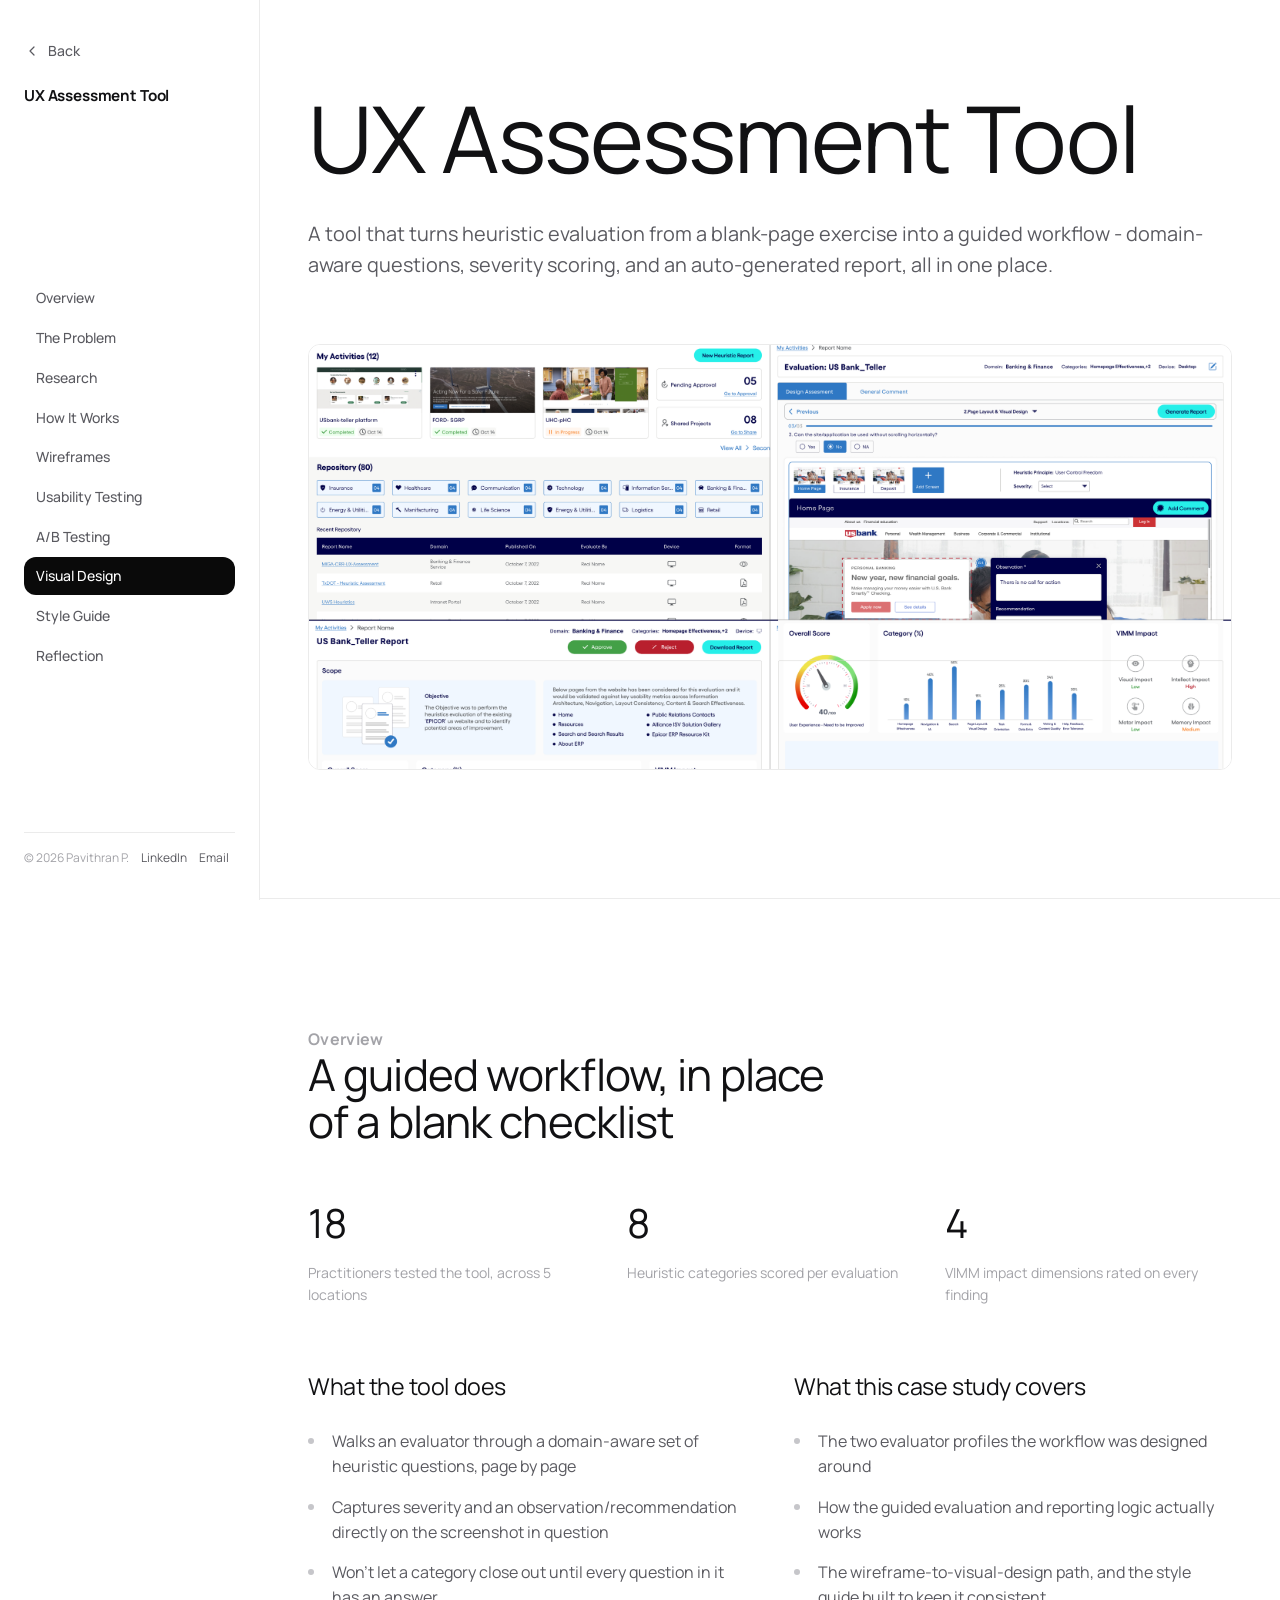
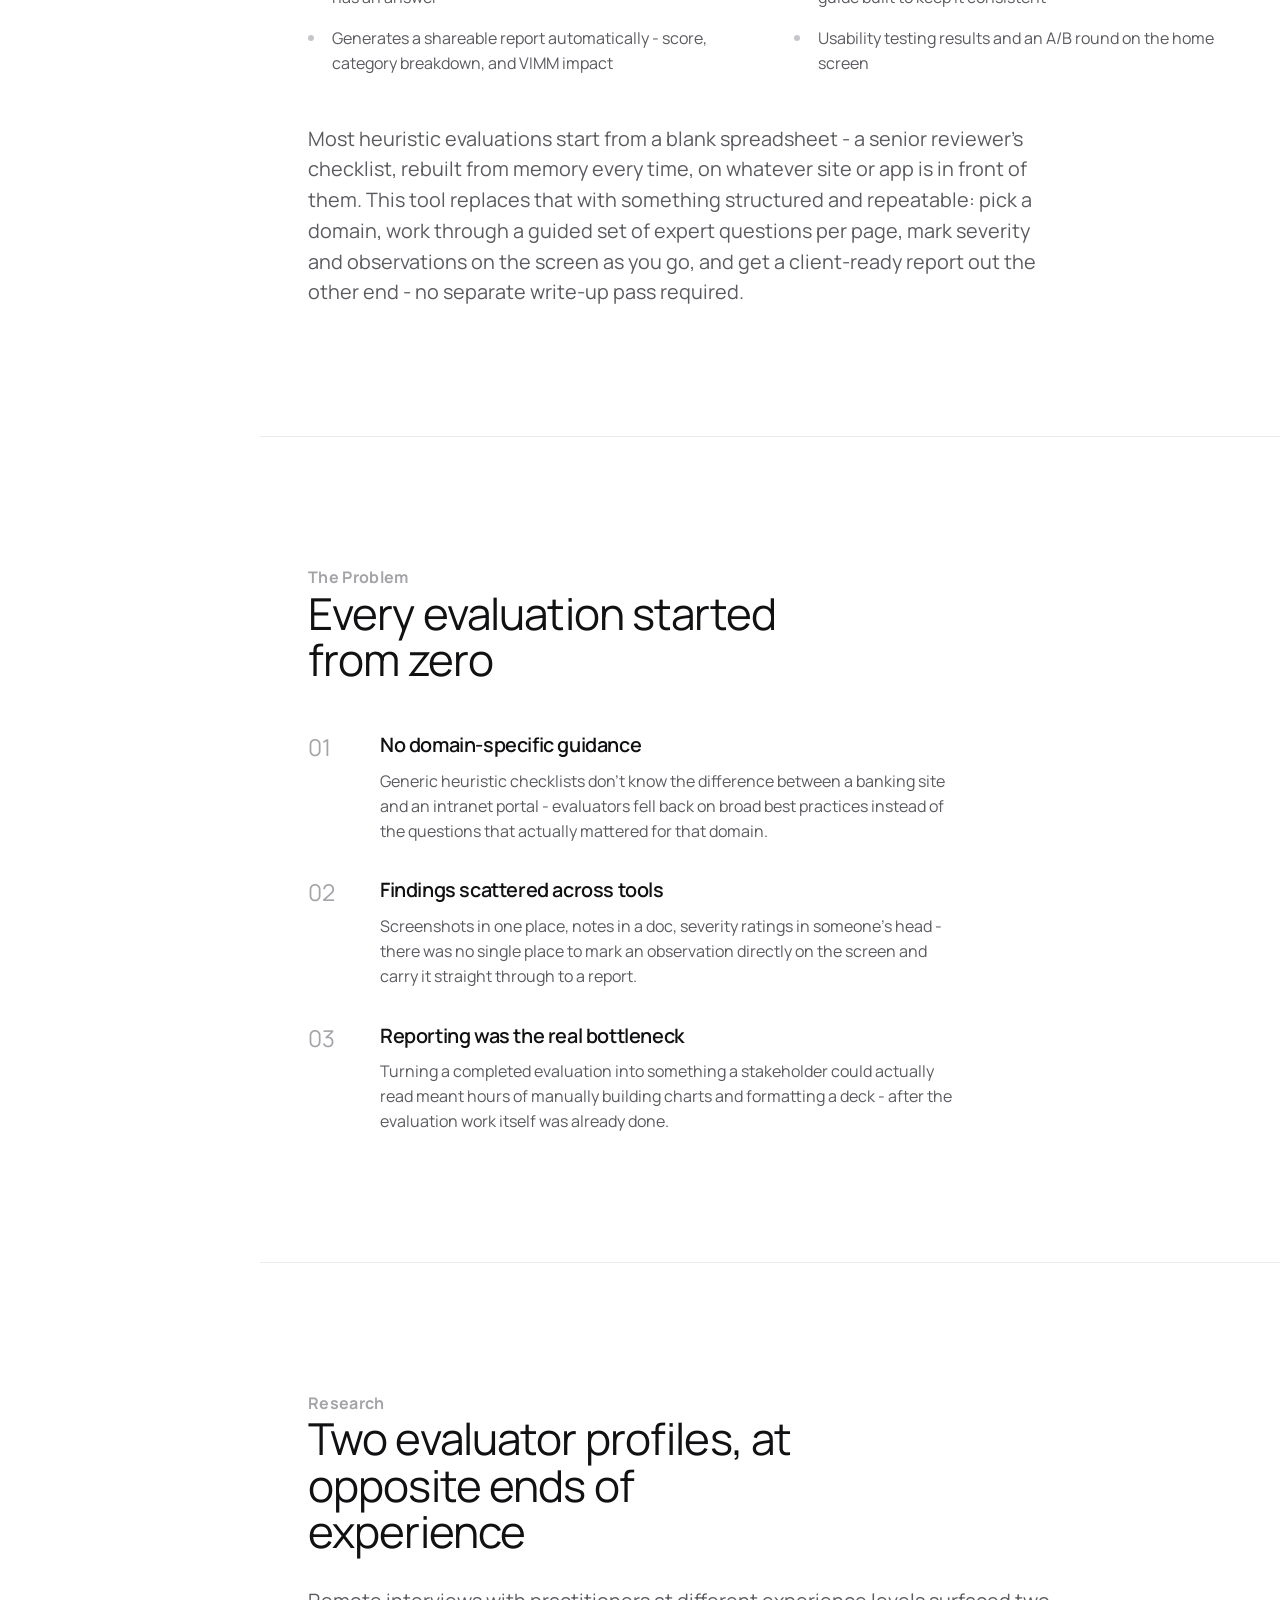
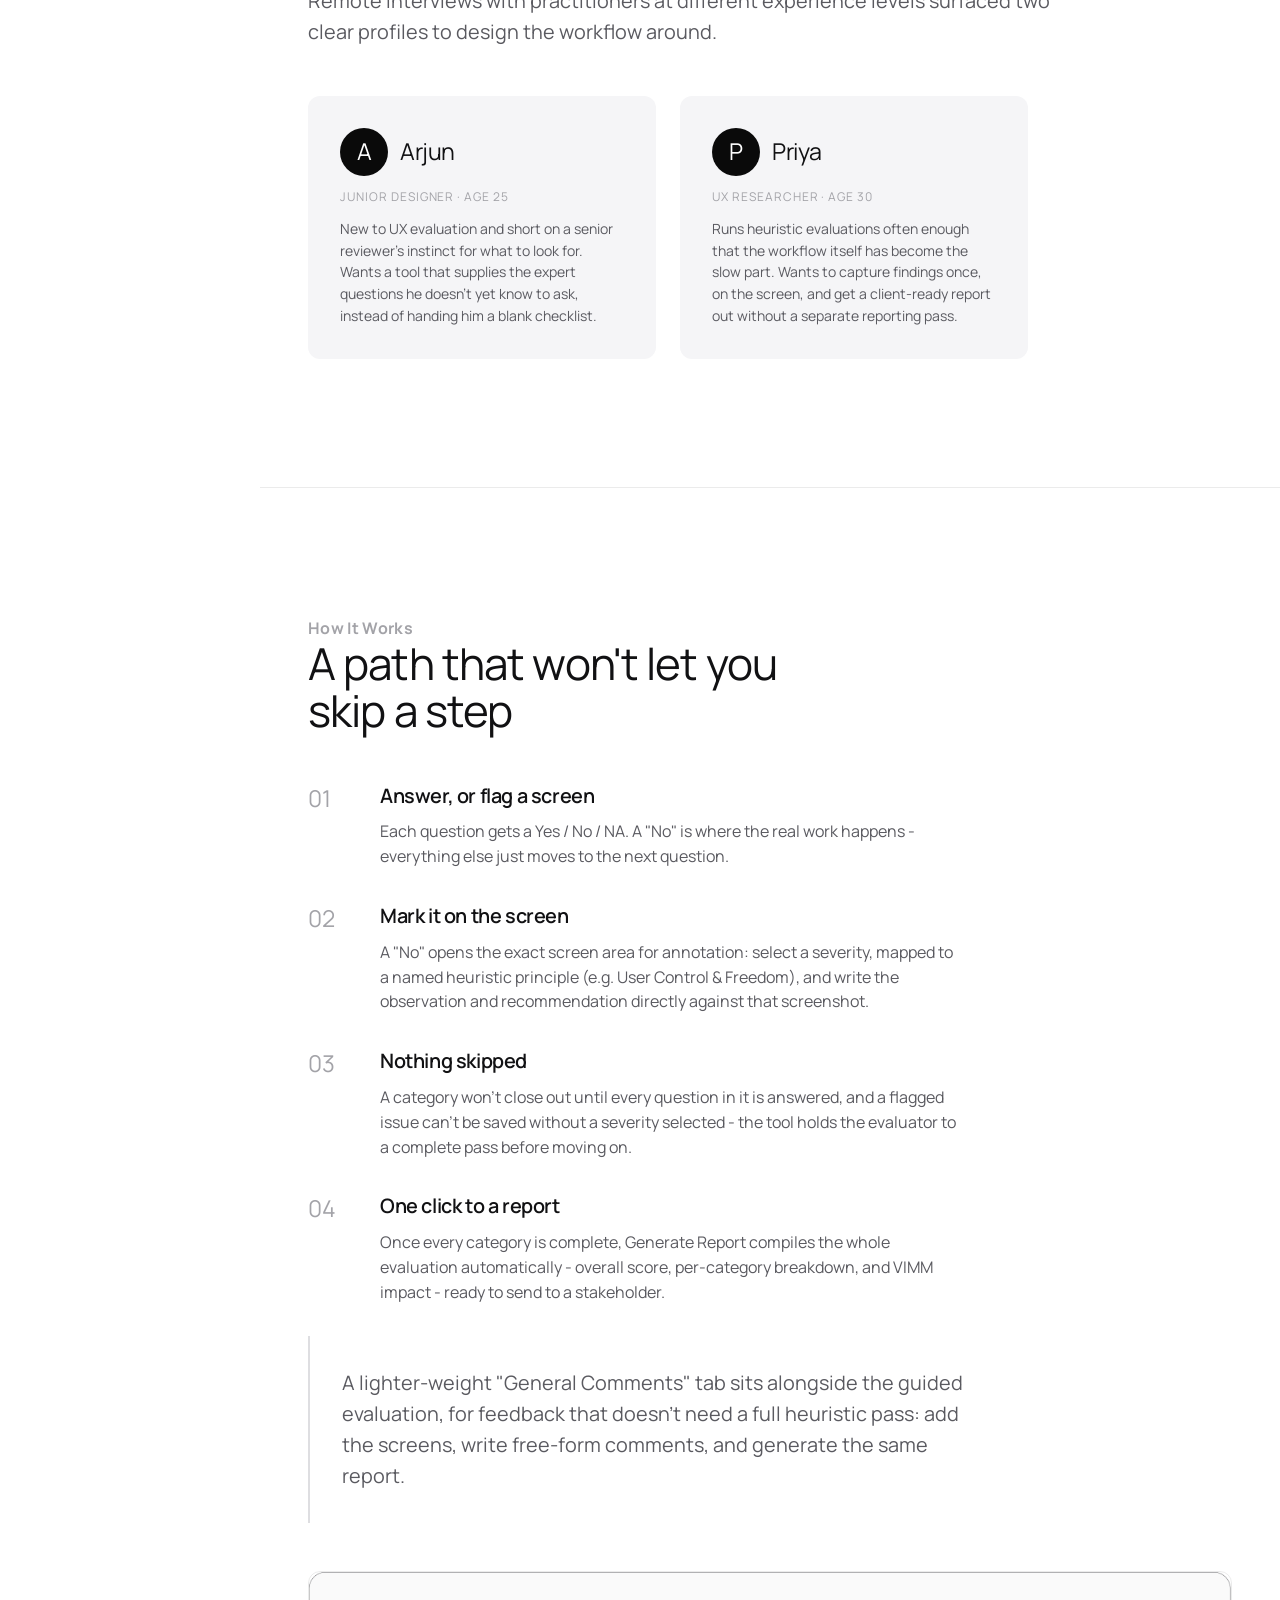
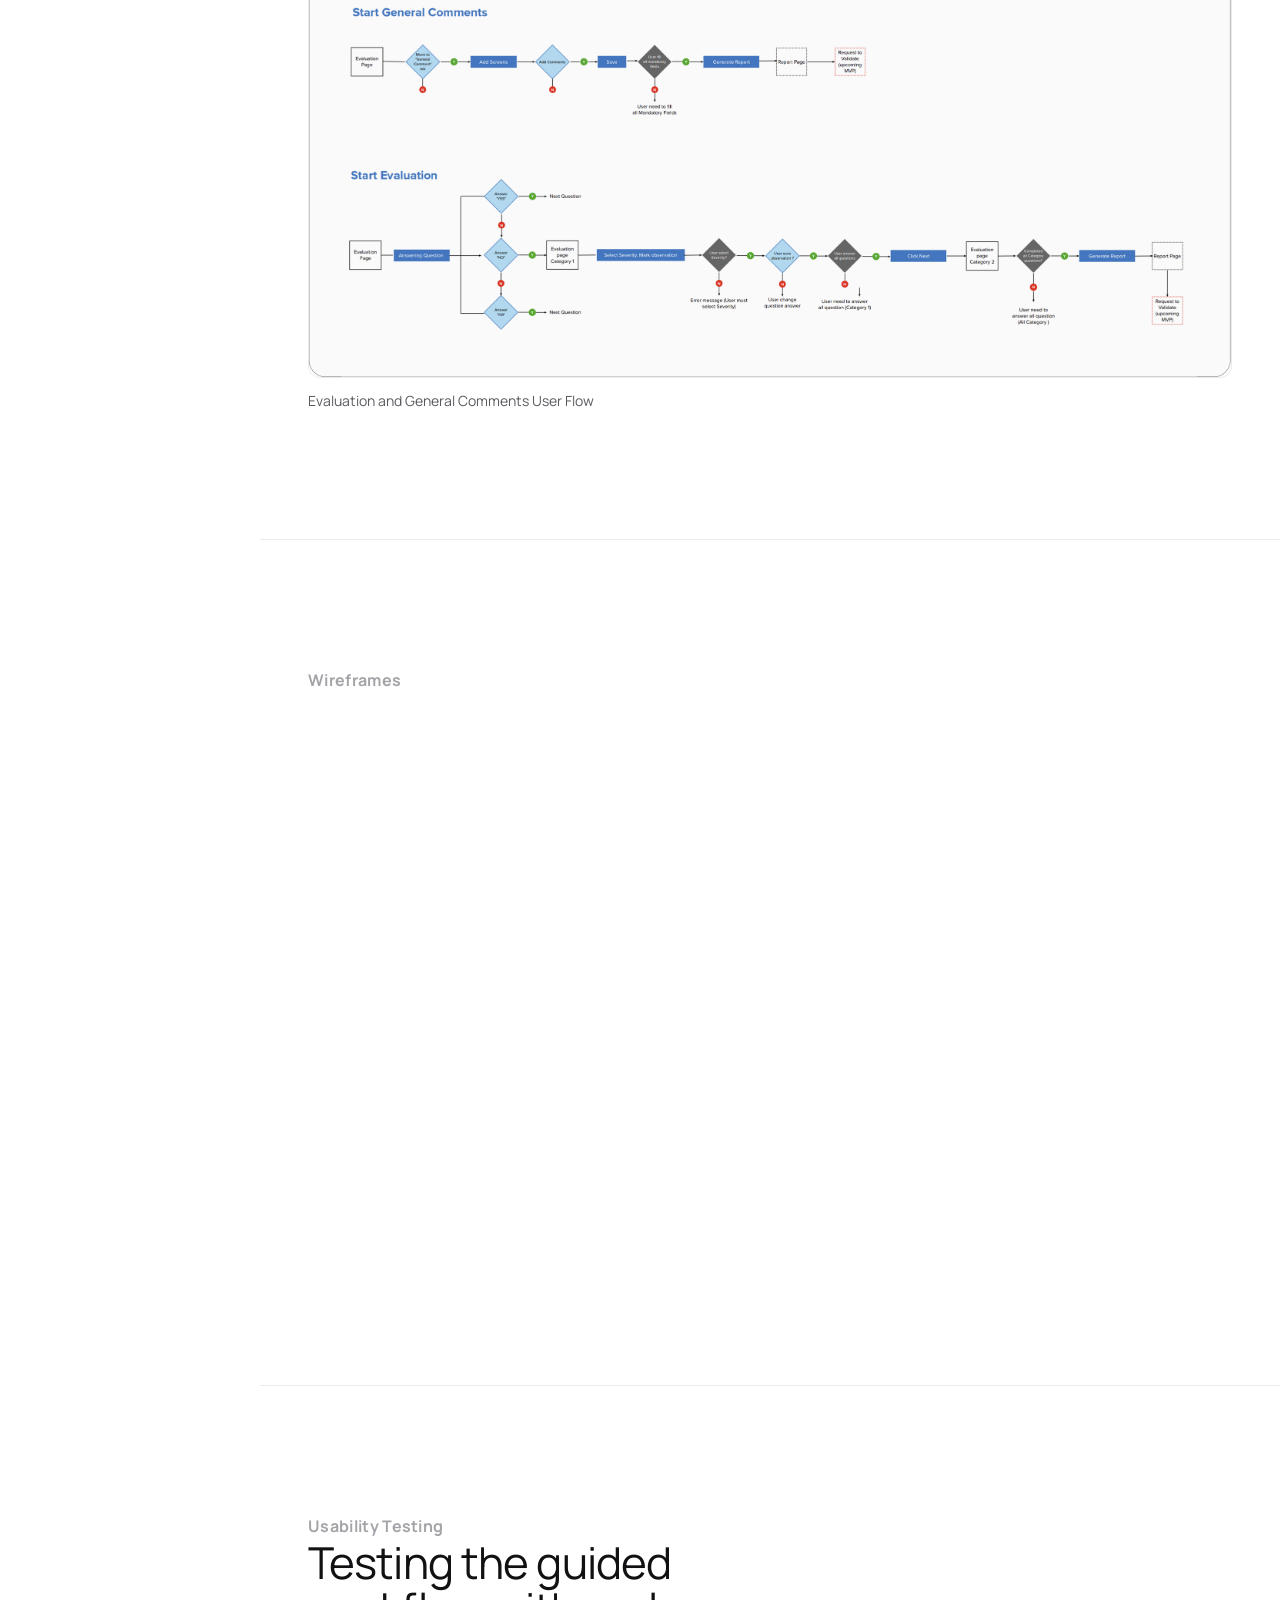
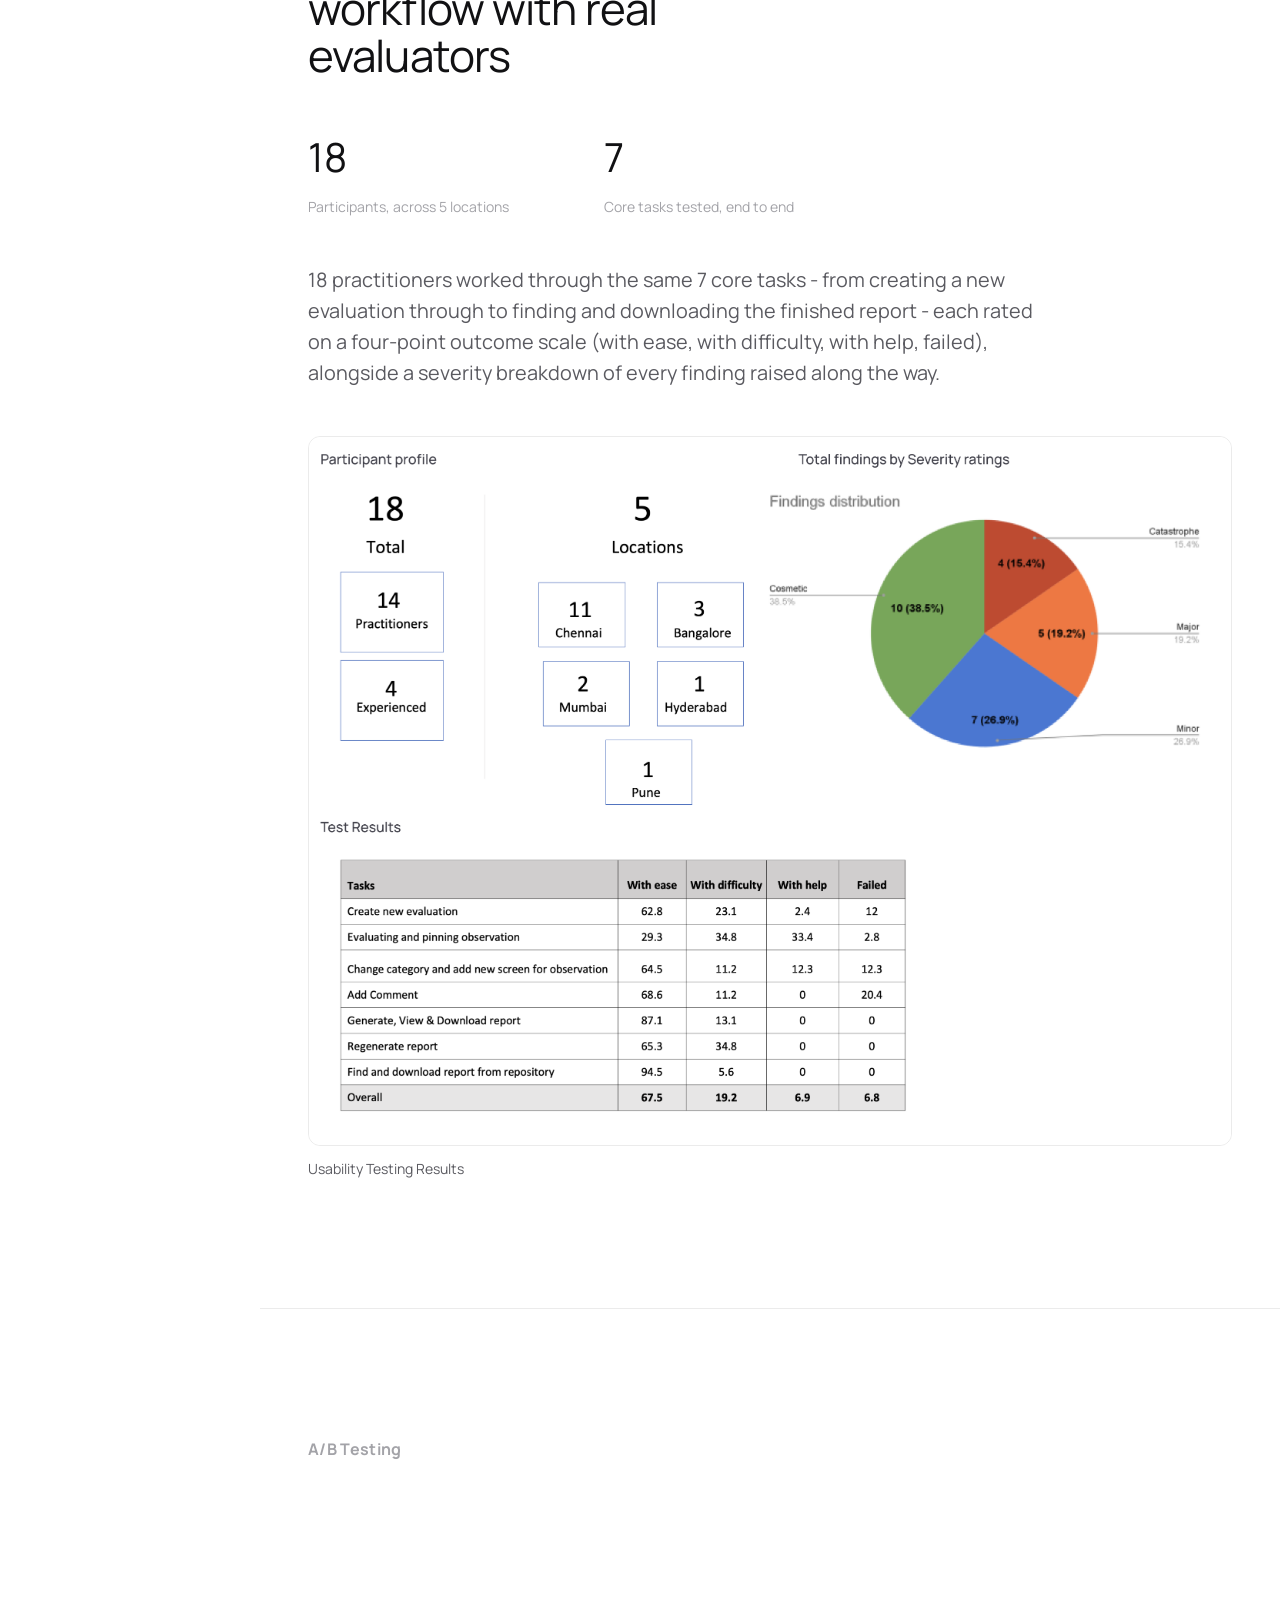
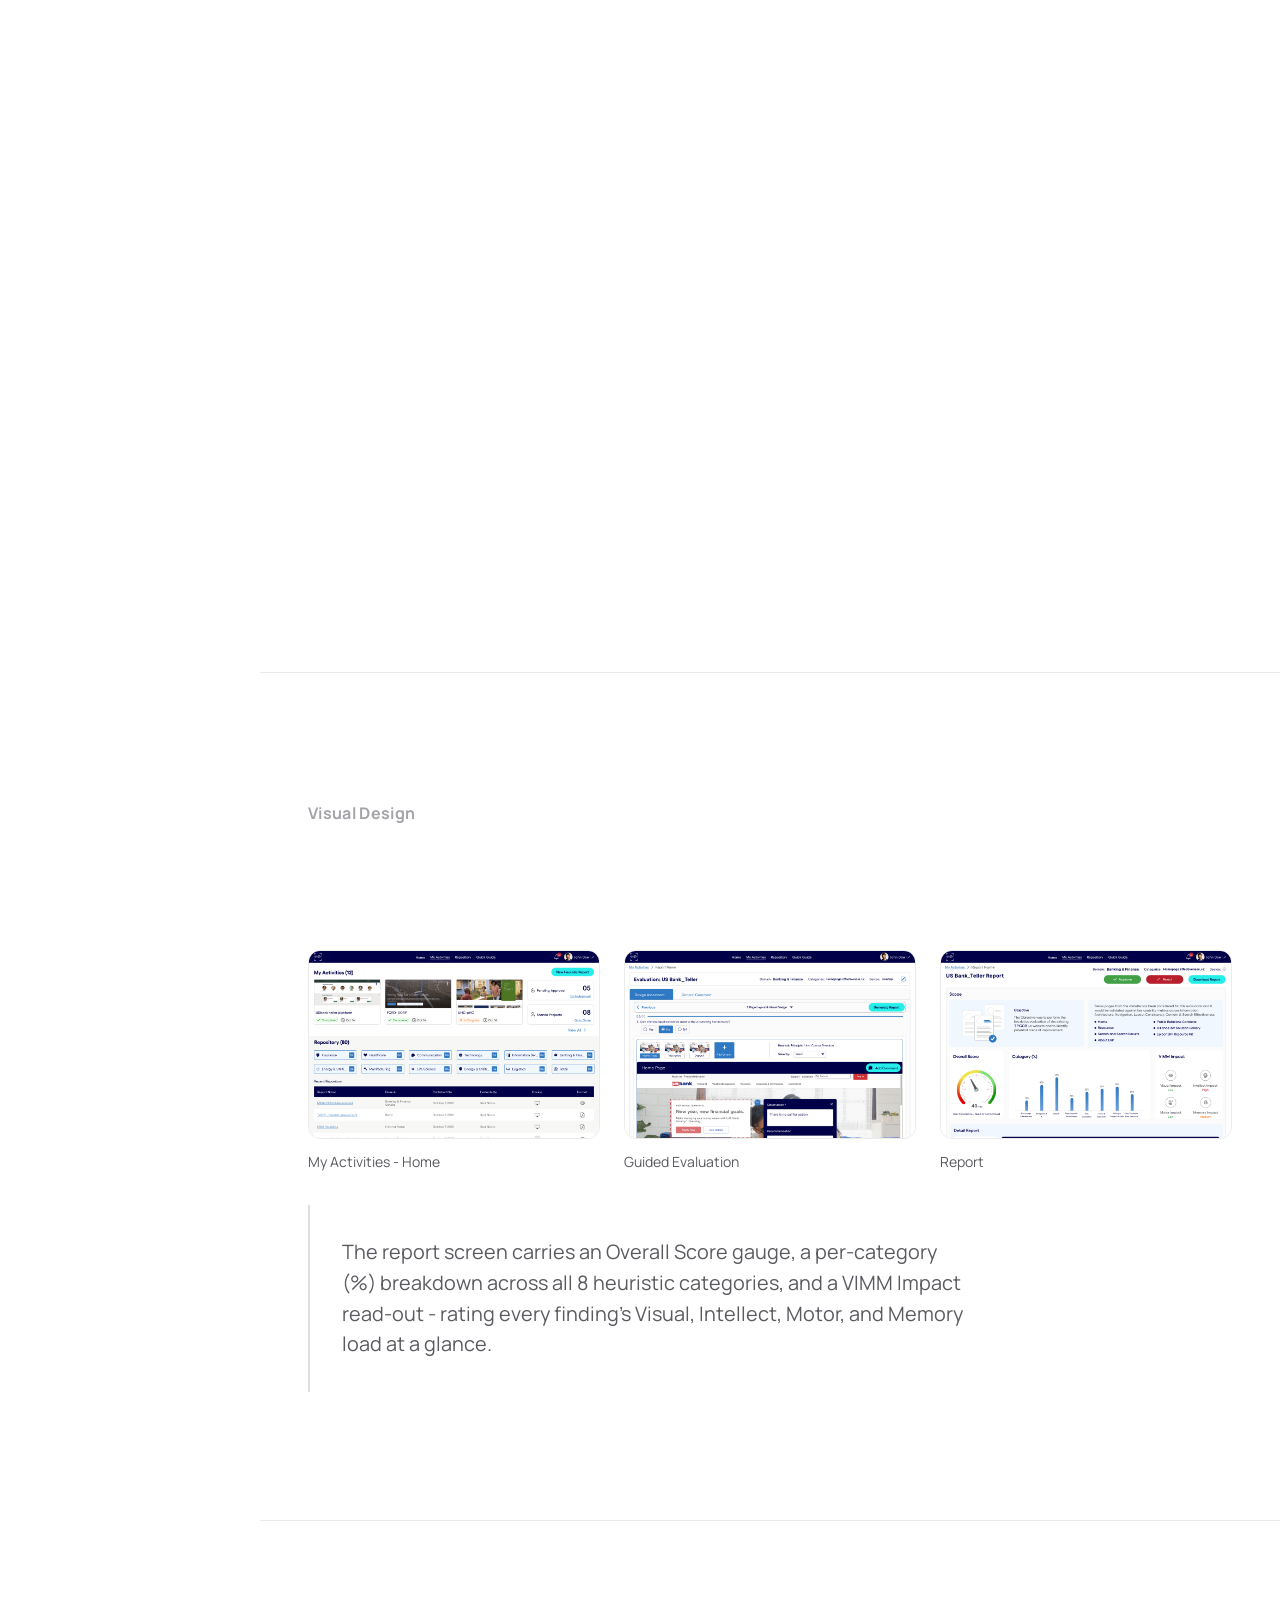
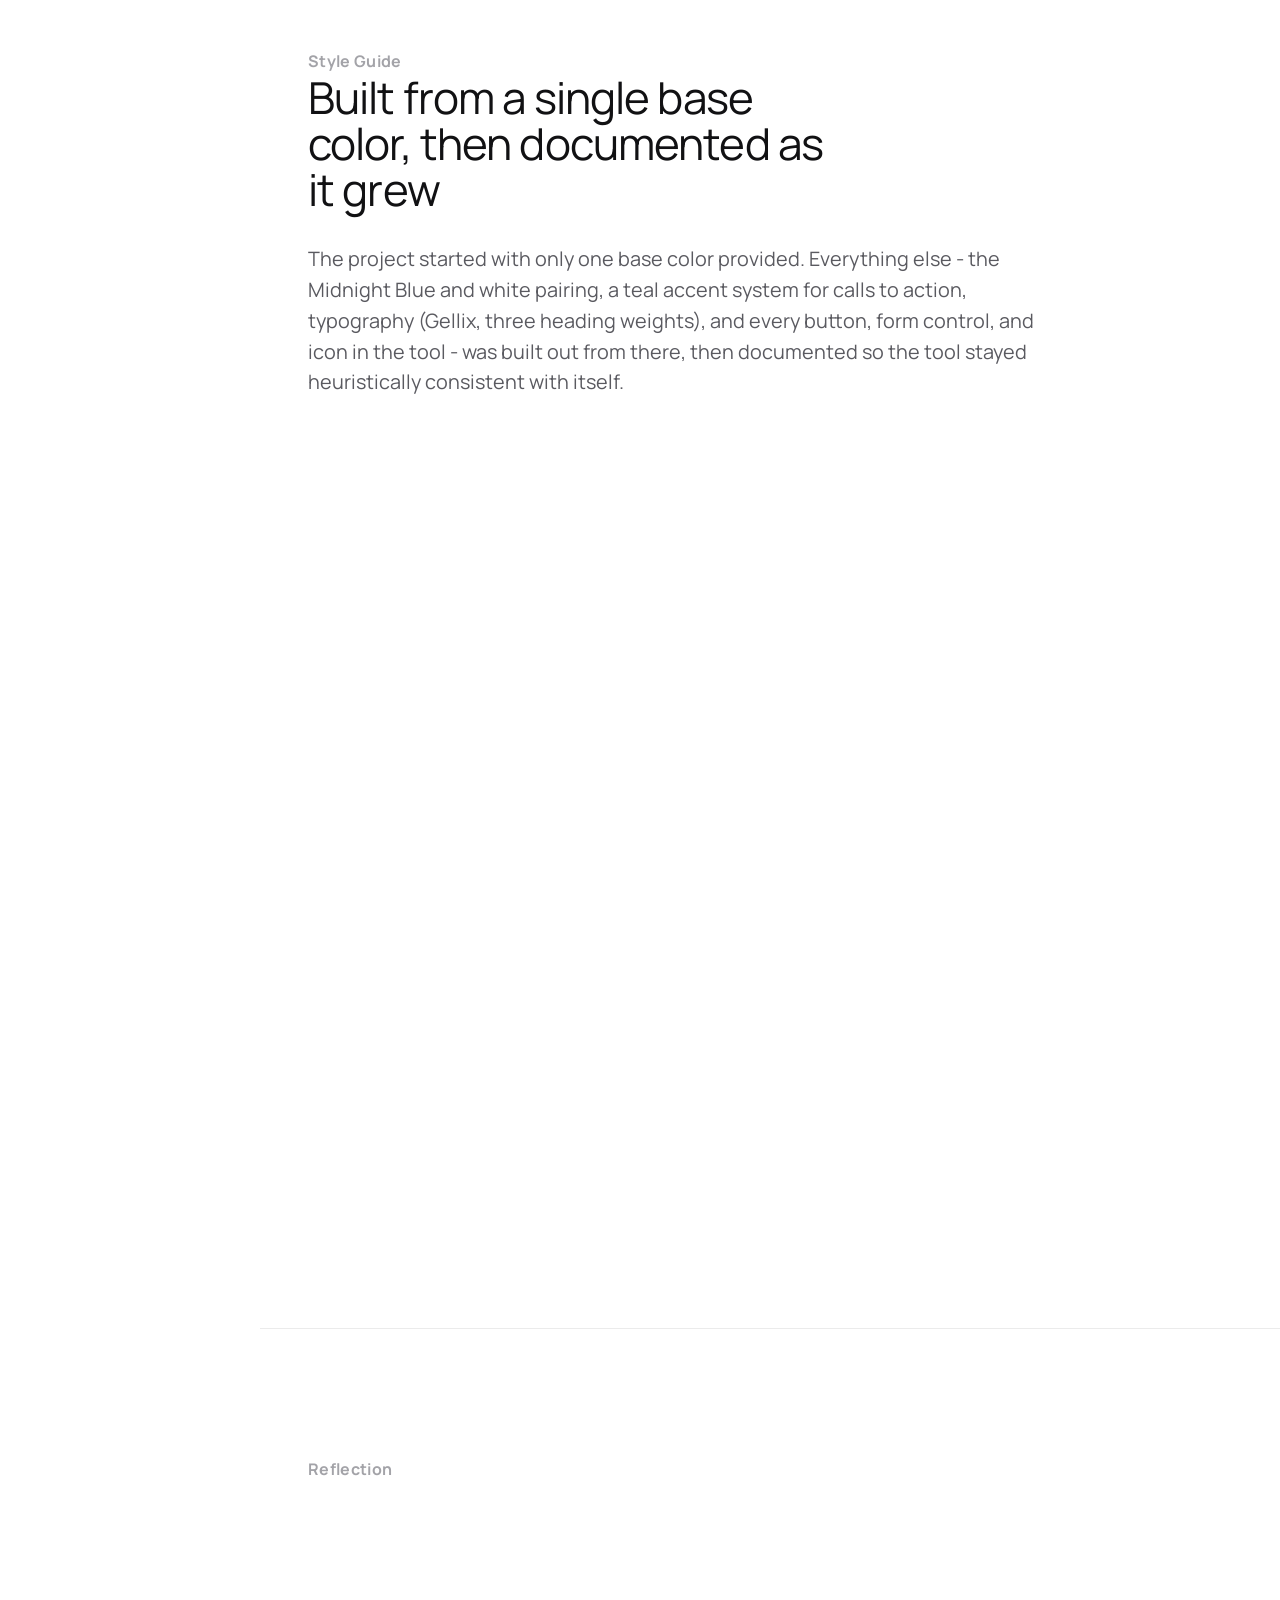
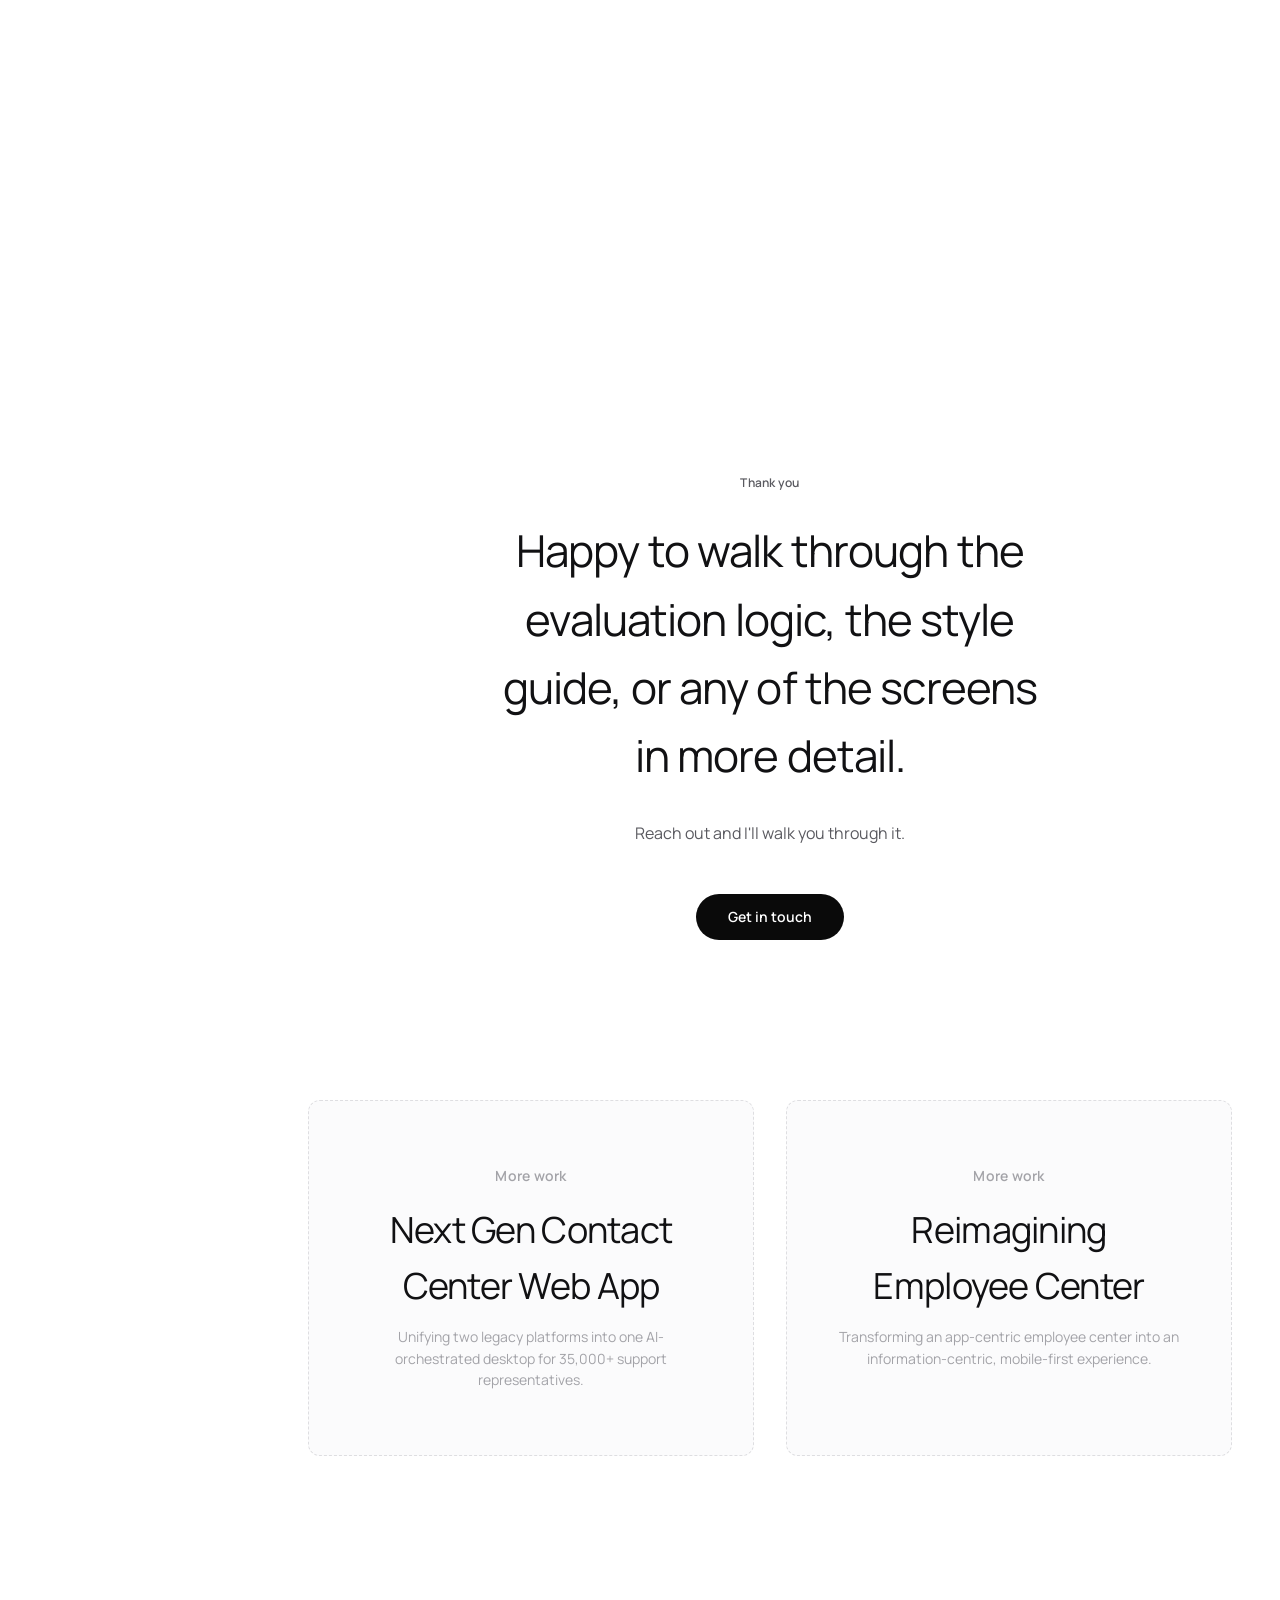
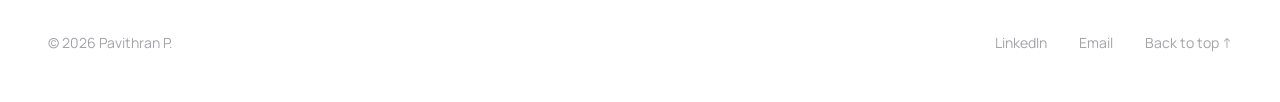
<file: ux-assessment-tool.html>
<!DOCTYPE html>
<!--
  DRAFT - UX Assessment Tool case study.
  Built from: the "Work_2_Assesment Tool.pdf" overview slide, 3 visual-design
  screens, 3 wireframe screens, the style-guide export, the two evaluation
  flowcharts (Start Evaluation / Start General Comments), and the "correct
  sequence" reference images, per the design-system.md reference doc.

  STATUS: structure + copy only. Every <img> below points to its FINAL
  intended path under assets/images/case-studies/ux-assessment-tool/ - none
  of those files have been copied into the repo yet (that's the deliberate
  next step, done separately with your go-ahead). Until then these will
  render as broken images, which is expected.

  THINGS TO CONFIRM (flagged inline too):
  - Sector / My Role / Context in the hero meta - left as [placeholders],
    since we're holding off on real-world framing per your last note.
  - Exact wording of the PDF's small body-copy (Overview cards, persona
    Background/Needs/Frustration text) was too small to transcribe reliably
    at the resolution provided - the copy below is my synthesis of the
    structure/headings I *could* read clearly, not a verbatim transcript.
    Swap in your real wording wherever it matters.
  - Exact numbers on the Usability Testing severity chart / results table
    were too small to read with confidence - left as a described image
    reference rather than retyped (possibly wrong) figures.
  - Cover image assumed to be the full-color "My Activities" home screen -
    swap the assumed filename if you want a different shot as the cover.

  No changes made to styles.css, main.js, case-study.js, index.html, or
  either existing case study - this file is self-contained, matching the
  "don't touch other files" instruction.
-->
<html lang="en">
<head>
<meta charset="UTF-8">
<meta name="viewport" content="width=device-width, initial-scale=1.0">
<title>UX Assessment Tool | Pavithran P</title>
<meta name="description" content="A structured heuristic-evaluation platform that turns ad-hoc UX audits into a guided, domain-aware workflow - from scoring criteria to an auto-generated report.">
<meta name="view-transition" content="same-origin">
<link rel="icon" type="image/png" href="assets/images/favicon.png">
<link rel="stylesheet" href="assets/css/styles.css">
<style>
  /* Local to this case study only - not part of the shared stylesheet.
     Copied verbatim from existing case studies per design-system.md, so
     it renders identically to the same components elsewhere on the site. */

  /* Personas - initial circle inline with the name instead of stacked above it. */
  .persona-head{display:flex;align-items:center;gap:var(--sp-3);margin-bottom:var(--sp-3);}
  .persona-head .persona-initial{margin-bottom:0;flex-shrink:0;}
  .persona-head h4{margin:0;}

  /* Mockup pair - side-by-side comparison images, bottom-aligned, no crop. */
  .cs-mockup-pair{display:flex;align-items:flex-start;justify-content:center;gap:var(--sp-5);flex-wrap:nowrap;}
  .cs-mockup-pair img{width:auto;height:auto;max-width:100%;max-height:clamp(320px, 40vw, 560px);border-radius:var(--r-lg);border:1px solid var(--border-hairline);}
  .cs-mockup-pair figure{flex:1 1 0;min-width:0;text-align:center;}
  .cs-mockup-pair figcaption{margin-top:var(--sp-3);font-size:var(--fs-small);color:var(--text-secondary);}
  @media (max-width:800px){
    .cs-mockup-pair{flex-direction:column;align-items:center;}
    .cs-mockup-pair img{max-height:none;width:min(100%, 480px);height:auto;}
  }

  /* Inline image gallery - images shown directly on the page (no click-to-open
     modal), matching case 1's deck pattern where screenshots sit inline in the
     flow instead of behind a link. Works for a single image or several. */
  .cs-gallery{display:grid;grid-template-columns:repeat(auto-fit, minmax(240px, 1fr));gap:var(--sp-5);}
  .cs-gallery-item{min-width:0;}
  .cs-gallery-item img{display:block;width:100%;height:auto;border-radius:var(--r-card);border:1px solid var(--border-hairline);}
  .cs-gallery-item figcaption{margin-top:var(--sp-3);font-size:var(--fs-small);color:var(--text-secondary);}

  /* ------------------------------------------------------------------
     Left rail nav (page-local, replaces the shared .site-nav for this
     case study; matches the pattern now live on reimagining-employee-center.html,
     itself ported from next-gen-contact-center.html's deck rail). */
  .shell { display: grid; grid-template-columns: 260px 1fr; min-height: 100vh; }
  .shell > main { min-width: 0; }

  .rail {
    position: sticky; top: 0; height: 100vh;
    padding: var(--sp-6) var(--sp-5);
    border-right: 1px solid var(--border-hairline);
    display: flex; flex-direction: column;
    overflow-y: auto;
  }
  .rail .nav-back { color: var(--text-secondary); margin-bottom: var(--sp-4); }
  .rail-head { margin-bottom: var(--sp-6); }
  .rail-head h1 { font-size: 0.95rem; line-height: 1.3; font-weight: 700; letter-spacing: -0.01em; }

  .rail-agenda { list-style: none; display: flex; flex-direction: column; gap: 2px; flex: 1; justify-content: center; }
  .rail-agenda a {
    display: block;
    padding: 8px var(--sp-3);
    border-radius: 12px;
    text-decoration: none; color: var(--text-secondary);
    font-size: var(--fs-small); font-weight: 500;
    transition: background var(--dur-fast) var(--ease-out), color var(--dur-fast) var(--ease-out);
  }
  .rail-agenda a:hover { background: var(--grey-50); color: var(--text-primary); }
  .rail-agenda a.is-active { background: var(--black); color: var(--white); }
  .rail-agenda a:focus-visible { outline: 2px solid var(--black); outline-offset: 2px; }

  .mobile-bar { display: none; align-items: center; justify-content: space-between; padding: var(--sp-3) var(--gutter); border-bottom: 1px solid var(--border-hairline); background: var(--white); position: sticky; top: 0; z-index: 500; }
  .mobile-bar-title { font-size: 0.9rem; font-weight: 700; letter-spacing: -0.01em; }
  .nav-toggle { display: flex; align-items: center; justify-content: center; width: 36px; height: 36px; flex-shrink: 0; border-radius: var(--r-sm); border: 1px solid var(--border-hairline); background: var(--white); color: var(--text-primary); cursor: pointer; padding: 0; }
  .nav-toggle .icon-close { display: none; }
  .nav-toggle.is-open .icon-open { display: none; }
  .nav-toggle.is-open .icon-close { display: block; }
  .nav-toggle:focus-visible { outline: 2px solid var(--black); outline-offset: 2px; }
  .rail-contact {
    margin-top: var(--sp-4); padding-top: var(--sp-4); border-top: 1px solid var(--border-hairline);
    display: flex; flex-wrap: wrap; align-items: center; gap: var(--sp-2) var(--sp-3);
    font-size: var(--fs-micro); color: var(--text-tertiary);
  }
  .rail-contact a { color: var(--text-secondary); text-decoration: none; }
  .rail-contact a:hover { color: var(--text-primary); text-decoration: underline; }

  .rail-backdrop { display: none; position: fixed; inset: 0; background: rgba(10,10,10,0.4); z-index: 540; opacity: 0; pointer-events: none; transition: opacity var(--dur-fast) var(--ease-out); }
  .rail-backdrop.is-open { display: block; opacity: 1; pointer-events: auto; }

  /* Section mini-header: numbers removed from the eyebrow text (was "01 - Overview"),
     and bumped from the shared --fs-micro (0.75rem) up to 1rem, and moved to sit
     directly above the headline instead of a separate sticky left column, all to
     match the finished pattern on reimagining-employee-center.html / case 1's deck. */
  .cs-section-label .eyebrow { font-size: 1rem; font-weight: 700; }
  .cs-section-inner { grid-template-columns: 1fr; }
  .cs-section-label { position: static; margin-bottom: 0; }

  @media (max-width: 1000px) {
    .mobile-bar { display: flex; }
    .shell { grid-template-columns: 1fr; }
    .rail {
      position: fixed; top: 0; left: 0; height: 100vh; width: min(300px, 82vw);
      transform: translateX(-100%);
      transition: transform .25s var(--ease-out);
      border-right: 1px solid var(--border-hairline);
      background: var(--white); z-index: 550;
    }
    .rail.is-open { transform: translateX(0); }
    .cs-section[id] { scroll-margin-top: 64px; }
  }
</style>
</head>
<body>
<a class="skip-link" href="#main">Skip to content</a>

<div class="mobile-bar">
  <span class="mobile-bar-title">UX Assessment Tool</span>
  <button class="nav-toggle" type="button" aria-expanded="false" aria-controls="rail" aria-label="Open menu">
    <svg class="icon-open" viewBox="0 0 24 24" fill="none" xmlns="http://www.w3.org/2000/svg" width="20" height="20"><path d="M4 7h16M4 12h16M4 17h16" stroke="currentColor" stroke-width="1.8" stroke-linecap="round"/></svg>
    <svg class="icon-close" viewBox="0 0 24 24" fill="none" xmlns="http://www.w3.org/2000/svg" width="20" height="20"><path d="M6 6l12 12M18 6L6 18" stroke="currentColor" stroke-width="1.8" stroke-linecap="round"/></svg>
  </button>
</div>
<div class="rail-backdrop" data-nav-close></div>
<div class="shell">
  <nav class="rail" id="rail">
    <a href="index.html" class="nav-back" aria-label="Back to home">
      <svg viewBox="0 0 24 24" fill="none" xmlns="http://www.w3.org/2000/svg"><path d="M15 18l-6-6 6-6" stroke="currentColor" stroke-width="1.8" stroke-linecap="round" stroke-linejoin="round"/></svg>
      Back
    </a>
    <div class="rail-head">
      <h1>UX Assessment Tool</h1>
    </div>
    <ul class="rail-agenda" id="agenda">
      <li><a href="#overview" data-target="overview">Overview</a></li>
      <li><a href="#problem" data-target="problem">The Problem</a></li>
      <li><a href="#research" data-target="research">Research</a></li>
      <li><a href="#how-it-works" data-target="how-it-works">How It Works</a></li>
      <li><a href="#wireframes" data-target="wireframes">Wireframes</a></li>
      <li><a href="#usability-testing" data-target="usability-testing">Usability Testing</a></li>
      <li><a href="#ab-testing" data-target="ab-testing">A/B Testing</a></li>
      <li><a href="#visual-design" data-target="visual-design">Visual Design</a></li>
      <li><a href="#style-guide" data-target="style-guide">Style Guide</a></li>
      <li><a href="#reflection" data-target="reflection">Reflection</a></li>
    </ul>
    <div class="rail-contact">
      <span>&copy; <span id="rail-year"></span> Pavithran P.</span>
      <a href="https://www.linkedin.com/in/pavithrandesigns/" target="_blank" rel="noopener">LinkedIn</a>
      <a href="mailto:ppavithran@outlook.com">Email</a>
    </div>
  </nav>

  <main id="main">

  <!-- COVER -->
  <section class="cs-hero">
    <h1 style="view-transition-name: cs-ux-assessment-tool-title;">UX Assessment Tool</h1>
    <p class="cs-dek">A tool that turns heuristic evaluation from a blank-page exercise into a guided workflow - domain-aware questions, severity scoring, and an auto-generated report, all in one place.</p>
  </section>

  <div class="cs-cover" style="view-transition-name: cs-ux-assessment-tool-media;">
    <img src="assets/images/case-studies/ux-assessment-tool/cover.png" alt="UX Assessment Tool - My Activities dashboard, evaluation workspace, and generated report" style="width:100%; border-radius: var(--r-card); border:1px solid var(--border-hairline); display:block;">
  </div>

  <!-- 01 - Overview -->
  <section class="cs-section" id="overview" data-nav="overview">
    <div class="cs-section-inner">
      <div>
        <div class="cs-section-label"><p class="eyebrow">Overview</p></div>
        <h2 class="cs-headline">A guided workflow, in place of a blank checklist</h2>
        <div class="cs-stat-row cs-reveal">
          <div class="cs-stat"><div class="stat-num" data-count-to="18" data-suffix="">0</div><div class="stat-label">Practitioners tested the tool, across 5 locations</div></div>
          <div class="cs-stat"><div class="stat-num" data-count-to="8" data-suffix="">0</div><div class="stat-label">Heuristic categories scored per evaluation</div></div>
          <div class="cs-stat"><div class="stat-num" data-count-to="4" data-suffix="">0</div><div class="stat-label">VIMM impact dimensions rated on every finding</div></div>
        </div>

        <div class="cs-recs-grid cs-reveal" style="margin-top: var(--sp-10);">
          <div class="recs-col">
            <h4>What the tool does</h4>
            <ul>
              <li>Walks an evaluator through a domain-aware set of heuristic questions, page by page</li>
              <li>Captures severity and an observation/recommendation directly on the screenshot in question</li>
              <li>Won't let a category close out until every question in it has an answer</li>
              <li>Generates a shareable report automatically - score, category breakdown, and VIMM impact</li>
            </ul>
          </div>
          <div class="recs-col">
            <h4>What this case study covers</h4>
            <ul>
              <li>The two evaluator profiles the workflow was designed around</li>
              <li>How the guided evaluation and reporting logic actually works</li>
              <li>The wireframe-to-visual-design path, and the style guide built to keep it consistent</li>
              <li>Usability testing results and an A/B round on the home screen</li>
            </ul>
          </div>
        </div>

        <div class="cs-body cs-reveal" style="margin-top: var(--sp-8);">
          <p>Most heuristic evaluations start from a blank spreadsheet - a senior reviewer's checklist, rebuilt from memory every time, on whatever site or app is in front of them. This tool replaces that with something structured and repeatable: pick a domain, work through a guided set of expert questions per page, mark severity and observations on the screen as you go, and get a client-ready report out the other end - no separate write-up pass required.</p>
        </div>
      </div>
    </div>
  </section>

  <!-- 02 - The Problem -->
  <section class="cs-section" id="problem" data-nav="problem">
    <div class="cs-section-inner">
      <div>
        <div class="cs-section-label"><p class="eyebrow">The Problem</p></div>
        <h2 class="cs-headline">Every evaluation started from zero</h2>
        <div class="cs-numbered-list cs-reveal">
          <div class="numbered-item">
            <span class="num">01</span>
            <div>
              <h4>No domain-specific guidance</h4>
              <p>Generic heuristic checklists don't know the difference between a banking site and an intranet portal - evaluators fell back on broad best practices instead of the questions that actually mattered for that domain.</p>
            </div>
          </div>
          <div class="numbered-item">
            <span class="num">02</span>
            <div>
              <h4>Findings scattered across tools</h4>
              <p>Screenshots in one place, notes in a doc, severity ratings in someone's head - there was no single place to mark an observation directly on the screen and carry it straight through to a report.</p>
            </div>
          </div>
          <div class="numbered-item">
            <span class="num">03</span>
            <div>
              <h4>Reporting was the real bottleneck</h4>
              <p>Turning a completed evaluation into something a stakeholder could actually read meant hours of manually building charts and formatting a deck - after the evaluation work itself was already done.</p>
            </div>
          </div>
        </div>
      </div>
    </div>
  </section>

  <!-- 03 - Research -->
  <section class="cs-section" id="research" data-nav="research">
    <div class="cs-section-inner">
      <div>
        <div class="cs-section-label"><p class="eyebrow">Research</p></div>
        <h2 class="cs-headline">Two evaluator profiles, at opposite ends of experience</h2>
        <div class="cs-body cs-reveal">
          <p>Remote interviews with practitioners at different experience levels surfaced two clear profiles to design the workflow around.</p>
        </div>
        <div class="cs-persona-grid cs-reveal" style="grid-template-columns: repeat(2, 1fr); max-width: 720px;">
          <div class="persona-card">
            <div class="persona-head"><div class="persona-initial">A</div><h4>Arjun</h4></div>
            <p class="persona-tag">Junior Designer · Age 25</p>
            <p>New to UX evaluation and short on a senior reviewer's instinct for what to look for. Wants a tool that supplies the expert questions he doesn't yet know to ask, instead of handing him a blank checklist.</p>
          </div>
          <div class="persona-card">
            <div class="persona-head"><div class="persona-initial">P</div><h4>Priya</h4></div>
            <p class="persona-tag">UX Researcher · Age 30</p>
            <p>Runs heuristic evaluations often enough that the workflow itself has become the slow part. Wants to capture findings once, on the screen, and get a client-ready report out without a separate reporting pass.</p>
          </div>
        </div>
      </div>
    </div>
  </section>

  <!-- 04 - How It Works -->
  <section class="cs-section" id="how-it-works" data-nav="how-it-works">
    <div class="cs-section-inner">
      <div>
        <div class="cs-section-label"><p class="eyebrow">How It Works</p></div>
        <h2 class="cs-headline">A path that won't let you skip a step</h2>
        <div class="cs-numbered-list cs-reveal">
          <div class="numbered-item">
            <span class="num">01</span>
            <div>
              <h4>Answer, or flag a screen</h4>
              <p>Each question gets a Yes / No / NA. A "No" is where the real work happens - everything else just moves to the next question.</p>
            </div>
          </div>
          <div class="numbered-item">
            <span class="num">02</span>
            <div>
              <h4>Mark it on the screen</h4>
              <p>A "No" opens the exact screen area for annotation: select a severity, mapped to a named heuristic principle (e.g. User Control &amp; Freedom), and write the observation and recommendation directly against that screenshot.</p>
            </div>
          </div>
          <div class="numbered-item">
            <span class="num">03</span>
            <div>
              <h4>Nothing skipped</h4>
              <p>A category won't close out until every question in it is answered, and a flagged issue can't be saved without a severity selected - the tool holds the evaluator to a complete pass before moving on.</p>
            </div>
          </div>
          <div class="numbered-item">
            <span class="num">04</span>
            <div>
              <h4>One click to a report</h4>
              <p>Once every category is complete, Generate Report compiles the whole evaluation automatically - overall score, per-category breakdown, and VIMM impact - ready to send to a stakeholder.</p>
            </div>
          </div>
        </div>
        <p class="cs-closing-note cs-reveal">A lighter-weight "General Comments" tab sits alongside the guided evaluation, for feedback that doesn't need a full heuristic pass: add the screens, write free-form comments, and generate the same report.</p>
        <div class="cs-gallery cs-reveal" style="margin-top: var(--sp-8);">
          <figure class="cs-gallery-item">
            <img src="assets/images/case-studies/ux-assessment-tool/user-flow.png" alt="Evaluation and General Comments User Flow">
            <figcaption>Evaluation and General Comments User Flow</figcaption>
          </figure>
        </div>
      </div>
    </div>
  </section>

  <!-- 05 - Wireframes -->
  <section class="cs-section" id="wireframes" data-nav="wireframes">
    <div class="cs-section-inner">
      <div>
        <div class="cs-section-label"><p class="eyebrow">Wireframes</p></div>
        <h2 class="cs-headline">Low-fidelity first, to pressure-test the workflow</h2>
        <div class="cs-body cs-reveal" style="margin-bottom: var(--sp-8);">
          <p>The activity dashboard, the guided evaluation screen, and the generated report - wireframed early to validate the structure before any visual design.</p>
        </div>
        <div class="cs-gallery cs-reveal">
          <figure class="cs-gallery-item">
            <img src="assets/images/case-studies/ux-assessment-tool/wire-home.png" alt="My Evaluations - Home (Wireframe)">
            <figcaption>My Evaluations - Home (Wireframe)</figcaption>
          </figure>
          <figure class="cs-gallery-item">
            <img src="assets/images/case-studies/ux-assessment-tool/wire-evaluation.png" alt="Guided Evaluation (Wireframe)">
            <figcaption>Guided Evaluation (Wireframe)</figcaption>
          </figure>
        </div>
      </div>
    </div>
  </section>

  <!-- 06 - Usability Testing -->
  <section class="cs-section" id="usability-testing" data-nav="usability-testing">
    <div class="cs-section-inner">
      <div>
        <div class="cs-section-label"><p class="eyebrow">Usability Testing</p></div>
        <h2 class="cs-headline">Testing the guided workflow with real evaluators</h2>
        <div class="cs-stat-row cs-reveal" style="grid-template-columns: repeat(2, 1fr); max-width: 560px;">
          <div class="cs-stat"><div class="stat-num" data-count-to="18" data-suffix="">0</div><div class="stat-label">Participants, across 5 locations</div></div>
          <div class="cs-stat"><div class="stat-num" data-count-to="7" data-suffix="">0</div><div class="stat-label">Core tasks tested, end to end</div></div>
        </div>
        <div class="cs-body cs-reveal" style="margin-top: var(--sp-8);">
          <p>18 practitioners worked through the same 7 core tasks - from creating a new evaluation through to finding and downloading the finished report - each rated on a four-point outcome scale (with ease, with difficulty, with help, failed), alongside a severity breakdown of every finding raised along the way.</p>
        </div>
        <div class="cs-gallery cs-reveal" style="margin-top: var(--sp-8);">
          <figure class="cs-gallery-item">
            <img src="assets/images/case-studies/ux-assessment-tool/usability-testing-results.png" alt="Usability Testing Results">
            <figcaption>Usability Testing Results</figcaption>
          </figure>
        </div>
      </div>
    </div>
  </section>

  <!-- 07 - A/B Testing -->
  <section class="cs-section" id="ab-testing" data-nav="ab-testing">
    <div class="cs-section-inner">
      <div>
        <div class="cs-section-label"><p class="eyebrow">A/B Testing</p></div>
        <h2 class="cs-headline">Two directions for the home screen, tested side by side</h2>
        <div class="cs-body cs-reveal" style="margin-bottom: var(--sp-8);">
          <p>Two variants of the My Activities home screen were put in front of evaluators to settle open layout questions before locking the visual design.</p>
        </div>
        <div class="cs-gallery cs-reveal">
          <figure class="cs-gallery-item">
            <img src="assets/images/case-studies/ux-assessment-tool/ab-comparison.png" alt="A/B Testing - Home Screen Variants">
            <figcaption>A/B Testing - Home Screen Variants</figcaption>
          </figure>
        </div>
      </div>
    </div>
  </section>

  <!-- 08 - Visual Design -->
  <section class="cs-section" id="visual-design" data-nav="visual-design">
    <div class="cs-section-inner">
      <div>
        <div class="cs-section-label"><p class="eyebrow">Visual Design</p></div>
        <h2 class="cs-headline">From wireframe to a finished, on-brand tool</h2>
        <div class="cs-gallery cs-reveal">
          <figure class="cs-gallery-item">
            <img src="assets/images/case-studies/ux-assessment-tool/visual-home.png" alt="My Activities - Home">
            <figcaption>My Activities - Home</figcaption>
          </figure>
          <figure class="cs-gallery-item">
            <img src="assets/images/case-studies/ux-assessment-tool/visual-evaluation.png" alt="Guided Evaluation">
            <figcaption>Guided Evaluation</figcaption>
          </figure>
          <figure class="cs-gallery-item">
            <img src="assets/images/case-studies/ux-assessment-tool/visual-report.png" alt="Report">
            <figcaption>Report</figcaption>
          </figure>
        </div>
        <p class="cs-closing-note cs-reveal">The report screen carries an Overall Score gauge, a per-category (%) breakdown across all 8 heuristic categories, and a VIMM Impact read-out - rating every finding's Visual, Intellect, Motor, and Memory load at a glance.</p>
      </div>
    </div>
  </section>

  <!-- 09 - Style Guide -->
  <section class="cs-section" id="style-guide" data-nav="style-guide">
    <div class="cs-section-inner">
      <div>
        <div class="cs-section-label"><p class="eyebrow">Style Guide</p></div>
        <h2 class="cs-headline">Built from a single base color, then documented as it grew</h2>
        <div class="cs-body cs-reveal" style="margin-bottom: var(--sp-8);">
          <p>The project started with only one base color provided. Everything else - the Midnight Blue and white pairing, a teal accent system for calls to action, typography (Gellix, three heading weights), and every button, form control, and icon in the tool - was built out from there, then documented so the tool stayed heuristically consistent with itself.</p>
        </div>
        <div class="cs-gallery cs-reveal">
          <figure class="cs-gallery-item">
            <img src="assets/images/case-studies/ux-assessment-tool/style-typography-guidelines.png" alt="Typography Guidelines">
            <figcaption>Typography Guidelines</figcaption>
          </figure>
          <figure class="cs-gallery-item">
            <img src="assets/images/case-studies/ux-assessment-tool/style-primary-colors.png" alt="Primary Colors">
            <figcaption>Primary Colors</figcaption>
          </figure>
          <figure class="cs-gallery-item">
            <img src="assets/images/case-studies/ux-assessment-tool/style-secondary-colors.png" alt="Secondary Colors &amp; Grayscale">
            <figcaption>Secondary Colors &amp; Grayscale</figcaption>
          </figure>
          <figure class="cs-gallery-item">
            <img src="assets/images/case-studies/ux-assessment-tool/style-backgrounds.png" alt="Backgrounds">
            <figcaption>Backgrounds</figcaption>
          </figure>
          <figure class="cs-gallery-item">
            <img src="assets/images/case-studies/ux-assessment-tool/style-text-styles.png" alt="Text Styles">
            <figcaption>Text Styles</figcaption>
          </figure>
          <figure class="cs-gallery-item">
            <img src="assets/images/case-studies/ux-assessment-tool/style-buttons.png" alt="Buttons &amp; Form Controls">
            <figcaption>Buttons &amp; Form Controls</figcaption>
          </figure>
          <figure class="cs-gallery-item">
            <img src="assets/images/case-studies/ux-assessment-tool/style-icons.png" alt="Icons">
            <figcaption>Icons</figcaption>
          </figure>
        </div>
      </div>
    </div>
  </section>

  <!-- 10 - Reflection -->
  <section class="cs-section" id="reflection" data-nav="reflection">
    <div class="cs-section-inner">
      <div>
        <div class="cs-section-label"><p class="eyebrow">Reflection</p></div>
        <h2 class="cs-headline">What this project reinforced for me</h2>
        <div class="cs-reflect-grid cs-reveal">
          <div class="reflect-card">
            <p class="num">01</p>
            <h4>Structure beats a blank page</h4>
            <p>Giving evaluators a guided question set, not a checklist, was what actually made unfamiliar domains approachable.</p>
          </div>
          <div class="reflect-card">
            <p class="num">02</p>
            <h4>The report is part of the design</h4>
            <p>Deciding the output format - score, category chart, VIMM impact - early on shaped what the evaluation flow needed to capture, not the other way round.</p>
          </div>
          <div class="reflect-card">
            <p class="num">03</p>
            <h4>A style guide pays for itself fast</h4>
            <p>Building the tool's own style guide early made every later screen faster to design, and kept the tool itself consistent with the heuristics it was built to check for.</p>
          </div>
        </div>
      </div>
    </div>
  </section>

  <!-- CLOSING -->
  <section class="cs-closing">
    <p class="eyebrow" style="margin-bottom: var(--sp-5);">Thank you</p>
    <h2>Happy to walk through the evaluation logic, the style guide, or any of the screens in more detail.</h2>
    <p>Reach out and I'll walk you through it.</p>
    <span class="magnetic-wrap">
      <a class="btn btn-primary" data-magnetic href="index.html#contact">Get in touch</a>
    </span>
  </section>

  <!-- More case studies -->
  <div class="cs-next cs-next-double">
    <a class="cs-next-card" href="next-gen-contact-center.html" style="text-decoration:none;">
      <p class="eyebrow">More work</p>
      <h3>Next Gen Contact Center Web App</h3>
      <p>Unifying two legacy platforms into one AI-orchestrated desktop for 35,000+ support representatives.</p>
    </a>
    <a class="cs-next-card" href="reimagining-employee-center.html" style="text-decoration:none;">
      <p class="eyebrow">More work</p>
      <h3>Reimagining Employee Center</h3>
      <p>Transforming an app-centric employee center into an information-centric, mobile-first experience.</p>
    </a>
  </div>

  </main>
</div>

<footer class="site-footer">
  <span>&copy; <span id="year"></span> Pavithran P.</span>
  <div class="footer-links">
    <a href="https://www.linkedin.com/in/pavithrandesigns/" target="_blank" rel="noopener">LinkedIn</a>
    <a href="mailto:ppavithran@outlook.com">Email</a>
    <a class="back-to-top" href="#main">Back to top ↑</a>
  </div>
</footer>

<script>document.getElementById('year').textContent = new Date().getFullYear(); document.getElementById('rail-year').textContent = new Date().getFullYear();</script>
<script src="assets/js/main.js"></script>
<script src="assets/js/case-study.js"></script>
<script>
(function () {
  var toggle = document.querySelector('.nav-toggle');
  var rail = document.getElementById('rail');
  var backdrop = document.querySelector('.rail-backdrop');
  if (!toggle || !rail || !backdrop) return;
  function openNav(){
    rail.classList.add('is-open');
    backdrop.classList.add('is-open');
    toggle.classList.add('is-open');
    toggle.setAttribute('aria-expanded', 'true');
    toggle.setAttribute('aria-label', 'Close menu');
  }
  function closeNav(){
    rail.classList.remove('is-open');
    backdrop.classList.remove('is-open');
    toggle.classList.remove('is-open');
    toggle.setAttribute('aria-expanded', 'false');
    toggle.setAttribute('aria-label', 'Open menu');
  }
  toggle.addEventListener('click', function(){
    if (rail.classList.contains('is-open')) { closeNav(); } else { openNav(); }
  });
  backdrop.addEventListener('click', closeNav);
  document.addEventListener('keydown', function(e){ if (e.key === 'Escape') closeNav(); });
  Array.prototype.slice.call(rail.querySelectorAll('.rail-agenda a')).forEach(function(a){
    a.addEventListener('click', closeNav);
  });
})();

(function () {
  var links = Array.prototype.slice.call(document.querySelectorAll('.rail-agenda a'));
  if (!links.length) return;
  var sections = links.map(function (l) { return document.getElementById(l.dataset.target); });

  var io = new IntersectionObserver(function (entries) {
    entries.forEach(function (entry) {
      if (entry.isIntersecting) {
        var id = entry.target.id;
        links.forEach(function (l) { l.classList.toggle('is-active', l.dataset.target === id); });
      }
    });
  }, { root: null, rootMargin: '-50% 0px -50% 0px', threshold: 0 });
  sections.forEach(function (s) { if (s) io.observe(s); });
})();
</script>

</body>
</html>
</file>
<file: assets/css/styles.css>
/* ==========================================================================
   PAVI: Design System
   Monochrome, flat, Apple-adjacent. Black / White / Cool Neutral Grey.
   Typography: Manrope, everywhere: UI, body, and display.
   ========================================================================== */

@import url('https://fonts.googleapis.com/css2?family=Manrope:wght@400;500;600;700;800&display=swap');

:root {
  /* ---- Color ---- */
  --black: #0a0a0a;
  --white: #ffffff;
  --grey-25: #fbfbfc;
  --grey-50: #f5f5f7;   /* cool neutral, Apple-adjacent */
  --grey-100: #ececee;
  --grey-200: #dedee1;
  --grey-300: #c6c6ca;
  --grey-400: #a3a3a8;
  --grey-500: #7c7c82;
  --grey-600: #5a5a60;
  --grey-700: #3d3d42;
  --grey-800: #232326;
  --ink: #111113;

  --surface: var(--white);
  --surface-alt: var(--grey-50);
  --text-primary: var(--ink);
  --text-secondary: var(--grey-600);
  --text-tertiary: var(--grey-400);
  --border-hairline: rgba(10, 10, 10, 0.08);

  /* ---- Type ---- */
  --font-sans: 'Manrope', -apple-system, BlinkMacSystemFont, 'Segoe UI', sans-serif;
  --font-serif: 'Manrope', -apple-system, BlinkMacSystemFont, 'Segoe UI', sans-serif;

  --fs-hero: clamp(2.75rem, 3.2rem + 3.2vw, 6.25rem);
  --fs-display: clamp(2.1rem, 2rem + 2.4vw, 4rem);
  --fs-h2: clamp(1.5rem, 1.3rem + 1.2vw, 2.25rem);
  --fs-cs-headline: clamp(1.75rem, 1.6rem + 1.8vw, 2.75rem); /* case-study section headlines, smaller than --fs-display */
  --fs-cs-stat: clamp(1.5rem, 1.4rem + 1.6vw, 2.5rem); /* case-study stat numbers, smaller than --fs-cs-headline */
  --fs-h3: clamp(1.15rem, 1.05rem + 0.5vw, 1.5rem);
  --fs-body-lg: clamp(1.05rem, 1rem + 0.3vw, 1.3rem);
  --fs-body: 1rem;
  --fs-small: 0.875rem;
  --fs-micro: 0.75rem;

  --lh-tight: 1.05;
  --lh-snug: 1.25;
  --lh-normal: 1.55;

  /* ---- Space (4px base) ---- */
  --sp-1: 0.25rem;
  --sp-2: 0.5rem;
  --sp-3: 0.75rem;
  --sp-4: 1rem;
  --sp-5: 1.5rem;
  --sp-6: 2rem;
  --sp-7: 2.5rem;
  --sp-8: 3rem;
  --sp-10: 4rem;
  --sp-12: 6rem;
  --sp-16: 8rem;
  --sp-20: 10rem;

  /* ---- Radius ---- */
  --r-sm: 16px;
  --r-md: 24px;
  --r-lg: 32px;
  --r-xl: 40px;
  --r-pill: 999px;
  --r-card: 12px; /* standard radius for every card and modal surface */

  /* ---- Motion ---- */
  --ease-out: cubic-bezier(0.16, 1, 0.3, 1);
  --ease-in-out: cubic-bezier(0.65, 0, 0.35, 1);
  --dur-fast: 0.25s;
  --dur-med: 0.5s;
  --dur-slow: 0.9s;

  --container: 1320px;
  --gutter: clamp(1.25rem, 4vw, 3rem);

  view-transition-name: none;
}

/* ---- Reset ---- */
*, *::before, *::after { box-sizing: border-box; margin: 0; padding: 0; }
html { scroll-behavior: smooth; }
@media (prefers-reduced-motion: reduce) {
  html { scroll-behavior: auto; }
  *, *::before, *::after {
    animation-duration: 0.01ms !important;
    animation-iteration-count: 1 !important;
    transition-duration: 0.01ms !important;
    scroll-behavior: auto !important;
  }
}

body {
  font-family: var(--font-sans);
  background: var(--surface);
  color: var(--text-primary);
  font-size: var(--fs-body);
  line-height: var(--lh-normal);
  -webkit-font-smoothing: antialiased;
  overflow-x: hidden;
}

img, svg, video { display: block; max-width: 100%; }
a { color: inherit; text-decoration: none; }
ul, ol { list-style: none; }
button { font: inherit; color: inherit; background: none; border: none; cursor: pointer; }
input, textarea { font: inherit; }

h1, h2, h3, h4 { font-weight: 500; letter-spacing: -0.02em; }

.container {
  width: 100%;
  max-width: var(--container);
  margin: 0 auto;
  padding-left: var(--gutter);
  padding-right: var(--gutter);
}

.eyebrow {
  font-size: var(--fs-micro);
  font-weight: 600;
  letter-spacing: 0.02em;
  color: var(--text-tertiary);
}

.sr-only {
  position: absolute; width: 1px; height: 1px;
  padding: 0; margin: -1px; overflow: hidden;
  clip: rect(0,0,0,0); white-space: nowrap; border: 0;
}

/* Skip link */
.skip-link {
  position: absolute; top: -100px; left: var(--sp-4);
  background: var(--black); color: var(--white);
  padding: var(--sp-3) var(--sp-5); border-radius: var(--r-sm);
  z-index: 999; transition: top var(--dur-fast) var(--ease-out);
}
.skip-link:focus { top: var(--sp-4); }

/* ==========================================================================
   Nav
   ========================================================================== */
.site-nav {
  position: sticky;
  top: 0;
  z-index: 500;
  display: flex;
  align-items: center;
  justify-content: space-between;
  padding: var(--sp-5) var(--gutter);
  background: rgba(255,255,255,0.72);
  backdrop-filter: none;
  border-bottom: 1px solid transparent;
  transition: transform var(--dur-med) var(--ease-out), border-color var(--dur-med) var(--ease-out), background var(--dur-med) var(--ease-out);
}
.site-nav.is-scrolled {
  background: rgba(255,255,255,0.92);
  border-bottom-color: var(--border-hairline);
}
.site-nav.is-hidden { transform: translateY(-100%); }

.nav-mark {
  display: flex;
  align-items: center;
  gap: var(--sp-2);
  font-family: var(--font-sans);
  font-weight: 800;
  font-size: 1.15rem;
  letter-spacing: 0.06em;
  color: var(--black);
}

.nav-back {
  display: flex;
  align-items: center;
  gap: var(--sp-2);
  font-size: var(--fs-small);
  font-weight: 500;
  padding: var(--sp-2) var(--sp-3);
  margin-left: calc(var(--sp-3) * -1);
  border-radius: var(--r-pill);
  transition: background var(--dur-fast) var(--ease-out), gap var(--dur-fast) var(--ease-out);
}
.nav-back:hover { background: var(--grey-100); gap: var(--sp-3); }
.nav-back svg { width: 16px; height: 16px; }

.nav-case-name {
  position: absolute;
  left: 50%;
  transform: translateX(-50%);
  font-size: var(--fs-small);
  font-weight: 500;
  color: var(--text-secondary);
  white-space: nowrap;
}

.nav-links {
  display: flex;
  align-items: center;
  gap: var(--sp-7);
}
.nav-link {
  font-size: var(--fs-small);
  font-weight: 500;
  position: relative;
  padding-bottom: 2px;
}
.nav-link::after {
  content: '';
  position: absolute;
  left: 0; bottom: -2px;
  width: 100%; height: 1px;
  background: currentColor;
  transform: scaleX(0);
  transform-origin: right;
  transition: transform var(--dur-fast) var(--ease-out);
}
.nav-link:hover::after { transform: scaleX(1); transform-origin: left; }

.btn {
  display: inline-flex;
  align-items: center;
  justify-content: center;
  gap: var(--sp-2);
  font-size: var(--fs-small);
  font-weight: 600;
  padding: var(--sp-3) var(--sp-6);
  border-radius: var(--r-pill);
  white-space: nowrap;
}
.btn-primary { background: var(--black); color: var(--white); }
.btn-primary:hover { background: var(--grey-800); }
.btn-ghost { background: var(--grey-50); color: var(--text-primary); }
.btn-ghost:hover { background: var(--grey-100); }

.magnetic-wrap { display: inline-block; }

/* ==========================================================================
   Hero
   ========================================================================== */
.hero {
  position: relative;
  padding: clamp(4rem, 12vh, 8rem) var(--gutter) var(--sp-12);
  max-width: var(--container);
  margin: 0 auto;
}

/* Scroll cue: sits in the open space beside the hero text, quiet by design */
.hero-scroll-cue {
  position: absolute;
  left: 75%;
  top: 50%;
  transform: translate(-50%, -50%);
  display: flex;
  flex-direction: column;
  align-items: center;
  gap: var(--sp-3);
  opacity: 0;
  transition: opacity 1s var(--ease-out) 1s;
}
.is-loaded .hero-scroll-cue { opacity: 1; }
.hero-scroll-cue span:first-child {
  font-size: var(--fs-micro);
  font-weight: 500;
  letter-spacing: 0.14em;
  text-transform: uppercase;
  color: var(--text-tertiary);
  transition: color var(--dur-fast) var(--ease-out);
}
.hero-scroll-cue:hover span:first-child { color: var(--text-secondary); }
.hero-scroll-cue .cue-line {
  width: 1px;
  height: 42px;
  background: var(--grey-300);
  animation: cue-breathe 2.2s ease-in-out infinite;
}
@keyframes cue-breathe {
  0%, 100% { opacity: 0.35; transform: translateY(0); }
  50% { opacity: 1; transform: translateY(6px); }
}
@media (max-width: 1180px) { .hero-scroll-cue { display: none; } }
@media (prefers-reduced-motion: reduce) { .hero-scroll-cue .cue-line { animation: none; } }

/* Name: the dominant element in the hero */
.hero-name {
  font-family: var(--font-sans);
  font-weight: 700;
  font-size: var(--fs-hero);
  line-height: var(--lh-tight);
  letter-spacing: -0.03em;
}
.hero-name .line { display: block; overflow: hidden; }
.hero-name .line span {
  display: inline-block;
  transform: translateY(110%);
  transition: transform 0.9s var(--ease-out);
}
.is-loaded .hero-name .line span { transform: translateY(0); }
.hero-name .line:nth-child(1) span { transition-delay: 0.05s; }

/* Rotating role: second-largest beat, sits right under the name */
.hero-role-wrap {
  margin-top: var(--sp-3);
  overflow: hidden;
  opacity: 0;
  transform: translateY(16px);
  transition: opacity 0.8s var(--ease-out) 0.3s, transform 0.8s var(--ease-out) 0.3s;
}
.is-loaded .hero-role-wrap { opacity: 1; transform: translateY(0); }
.hero-role-wrap .role-rotator {
  position: relative;
  font-size: var(--fs-display);
  height: 1.3em;
  line-height: 1.3;
}
.hero-role-wrap .role-rotator span {
  position: absolute;
  left: 0; top: 0;
  font-family: var(--font-sans);
  font-style: normal;
  font-weight: 500;
  font-size: inherit;
  line-height: inherit;
  color: var(--grey-500);
  opacity: 0;
  transform: translateY(20px);
  transition: opacity 0.5s var(--ease-in-out), transform 0.5s var(--ease-in-out);
}
.hero-role-wrap .role-rotator span.is-active { opacity: 1; transform: translateY(0); }
.hero-role-wrap .role-rotator span.is-exiting { opacity: 0; transform: translateY(-20px); }

/* Fact rows: 5 YOE / Verizon / Cognizant, then M.Des, sit right under the role */
.hero-facts {
  margin-top: var(--sp-6);
  display: flex;
  flex-direction: column;
  gap: var(--sp-2);
  opacity: 0;
  transform: translateY(12px);
  transition: opacity 0.8s var(--ease-out) 0.4s, transform 0.8s var(--ease-out) 0.4s;
}
.is-loaded .hero-facts { opacity: 1; transform: translateY(0); }
.hero-facts .fact-row {
  display: flex;
  flex-wrap: wrap;
  align-items: center;
  gap: var(--sp-2) var(--sp-3);
  font-size: var(--fs-body-lg);
  font-weight: 600;
  color: var(--text-primary);
}
.hero-facts .fact-row .pipe { color: var(--grey-300); font-weight: 400; }
.hero-facts .fact-row.fact-row-secondary { font-size: var(--fs-body); font-weight: 500; color: var(--text-secondary); }

/* Secondary, smaller supporting lines */
.hero-caption {
  margin-top: var(--sp-3);
  max-width: 48ch;
  font-size: var(--fs-body);
  color: var(--text-tertiary);
  opacity: 0;
  transform: translateY(10px);
  transition: opacity 0.8s var(--ease-out) 0.5s, transform 0.8s var(--ease-out) 0.5s;
}
.is-loaded .hero-caption { opacity: 1; transform: translateY(0); }
.hero-caption:first-of-type { margin-top: var(--sp-8); }
.hero-caption.hero-philosophy { color: var(--text-secondary); font-weight: 500; }

/* ==========================================================================
   Featured Work: editorial split layout (no grid, single case study)
   ========================================================================== */
.work-section { padding: var(--sp-10) var(--gutter) var(--sp-16); max-width: var(--container); margin: 0 auto; }
.work-label { margin-bottom: var(--sp-6); }

.work-stack {
  display: flex;
  flex-direction: column;
  gap: var(--sp-5);
}
.work-stack .cs-next-card {
  margin: 0;
}

.featured-work {
  display: grid;
  grid-template-columns: 1.05fr 1fr;
  align-items: stretch;
  border-radius: var(--r-card);
  overflow: hidden;
  background: var(--black);
  color: var(--white);
  opacity: 0;
  transform: translateY(28px);
  transition: opacity var(--dur-slow) var(--ease-out), transform var(--dur-slow) var(--ease-out);
}
.featured-work.is-visible { opacity: 1; transform: translateY(0); }

.featured-media {
  position: relative;
  min-height: 420px;
  overflow: hidden;
}
.featured-media img,
.featured-media .placeholder-block {
  width: 100%; height: 100%;
  object-fit: cover;
  border-radius: 0;
  transition: transform 0.7s var(--ease-out);
}
.featured-work:hover .featured-media img,
.featured-work:hover .featured-media .placeholder-block { transform: scale(1.03); }

.featured-content {
  padding: var(--sp-10) var(--sp-8);
  display: flex;
  flex-direction: column;
  justify-content: center;
}
.chip-row {
  display: flex;
  flex-wrap: wrap;
  gap: var(--sp-2);
  margin-bottom: var(--sp-5);
}
.chip {
  font-size: var(--fs-micro);
  font-weight: 500;
  color: var(--grey-300);
  border: 1px solid var(--grey-700);
  padding: var(--sp-1) var(--sp-3);
  border-radius: var(--r-pill);
}
.featured-content h3 {
  font-family: var(--font-serif);
  font-size: var(--fs-h2);
  font-weight: 400;
  margin-bottom: var(--sp-4);
}
.featured-content p {
  color: var(--grey-400);
  font-size: var(--fs-body-lg);
  max-width: 42ch;
  margin-bottom: var(--sp-7);
}
.featured-link {
  display: inline-flex;
  align-items: center;
  gap: var(--sp-3);
  font-size: var(--fs-small);
  font-weight: 600;
  width: fit-content;
  padding: var(--sp-3) var(--sp-5);
  border-radius: var(--r-pill);
  background: var(--white);
  color: var(--black);
  transition: gap var(--dur-fast) var(--ease-out);
}
.featured-work:hover .featured-link { gap: var(--sp-4); }
.featured-link svg { width: 15px; height: 15px; }

/* ==========================================================================
   Contact section: two columns, message + contact options
   ========================================================================== */
.contact-section {
  padding: var(--sp-16) var(--gutter);
  max-width: var(--container);
  margin: 0 auto;
  border-top: 1px solid var(--border-hairline);
  display: grid;
  grid-template-columns: 1fr 1fr;
  gap: var(--sp-10);
  align-items: start;
}
.contact-intro { max-width: 32ch; }
.contact-heading {
  font-family: var(--font-serif);
  font-weight: 400;
  font-size: var(--fs-display);
}
.contact-note {
  margin-top: var(--sp-5);
  font-size: var(--fs-body);
  color: var(--text-tertiary);
  max-width: 40ch;
}
.contact-options {
  display: flex;
  flex-direction: column;
  gap: var(--sp-4);
}
.contact-card {
  border-radius: var(--r-card);
  background: var(--grey-50);
  padding: var(--sp-6);
  position: relative;
}
.contact-card .eyebrow { margin-bottom: var(--sp-3); }
.contact-card .contact-value {
  font-size: var(--fs-body-lg);
  font-weight: 500;
}
.copy-btn {
  position: absolute;
  top: var(--sp-5); right: var(--sp-5);
  font-size: var(--fs-micro);
  color: var(--text-tertiary);
  padding: var(--sp-1) var(--sp-3);
  border-radius: var(--r-pill);
  background: var(--white);
  opacity: 0;
  transform: translateY(-4px);
  transition: opacity var(--dur-fast), transform var(--dur-fast);
}
.contact-card:hover .copy-btn { opacity: 1; transform: translateY(0); }
.copy-btn.is-copied { color: var(--black); font-weight: 600; }

/* ==========================================================================
   Footer
   ========================================================================== */
.site-footer {
  padding: var(--sp-8) var(--gutter);
  max-width: var(--container);
  margin: 0 auto;
  display: flex;
  align-items: center;
  justify-content: space-between;
  flex-wrap: wrap;
  gap: var(--sp-4);
  font-size: var(--fs-small);
  color: var(--text-tertiary);
}
.footer-links { display: flex; gap: var(--sp-6); }
.footer-links a { transition: color var(--dur-fast); }
.footer-links a:hover { color: var(--text-primary); }
.back-to-top {
  display: inline-flex; align-items: center; gap: var(--sp-2);
  transition: gap var(--dur-fast);
}
.back-to-top:hover { gap: var(--sp-3); color: var(--text-primary); }

/* ==========================================================================
   Placeholder block (reusable)
   ========================================================================== */
.placeholder-block {
  width: 100%; height: 100%;
  min-height: 220px;
  background:
    repeating-linear-gradient(135deg, var(--grey-100) 0 2px, transparent 2px 14px);
  background-color: var(--grey-50);
  border-radius: inherit;
  display: flex;
  align-items: center;
  justify-content: center;
}
.placeholder-block .placeholder-tag {
  font-size: var(--fs-micro);
  letter-spacing: 0.08em;
  text-transform: uppercase;
  color: var(--grey-400);
  background: var(--white);
  padding: var(--sp-2) var(--sp-4);
  border-radius: var(--r-pill);
  border: 1px solid var(--border-hairline);
}

/* ==========================================================================
   Responsive
   ========================================================================== */
@media (max-width: 1024px) {
  .featured-work { grid-template-columns: 1fr; }
  .featured-media { min-height: 320px; }
  .contact-section { grid-template-columns: 1fr; }
}
@media (max-width: 640px) {
  .nav-links { gap: var(--sp-4); }
  .nav-links .nav-link { display: none; }
  .nav-case-name { display: none; }
  .site-nav { padding: var(--sp-4) var(--gutter); }
}

/* ==========================================================================
   Case Study Page
   ========================================================================== */
.cs-hero {
  padding: clamp(3rem, 10vh, 6rem) var(--gutter) var(--sp-10);
  max-width: var(--container);
  margin: 0 auto;
}
.cs-hero .eyebrow { margin-bottom: var(--sp-5); }
.cs-hero h1 {
  font-family: var(--font-serif);
  font-weight: 400;
  font-size: var(--fs-hero);
  line-height: var(--lh-tight);
  max-width: 20ch;
}
.cs-hero .cs-dek {
  margin-top: var(--sp-6);
  font-size: var(--fs-body-lg);
  color: var(--text-secondary);
  max-width: 100%;
}
.cs-hero .cs-meta {
  margin-top: var(--sp-8);
  display: flex;
  gap: var(--sp-8);
  flex-wrap: wrap;
  padding-top: var(--sp-6);
  border-top: 1px solid var(--border-hairline);
}
.cs-meta-item .eyebrow { margin-bottom: var(--sp-2); }
.cs-meta-item p { font-size: var(--fs-small); max-width: 26ch; color: var(--text-secondary); }

.cs-cover {
  max-width: var(--container);
  margin: 0 auto var(--sp-16);
  padding: 0 var(--gutter);
}
.cs-cover .placeholder-block { min-height: 420px; border-radius: var(--r-card); }

.cs-section {
  max-width: var(--container);
  margin: 0 auto;
  padding: var(--sp-16) var(--gutter);
  border-top: 1px solid var(--border-hairline);
}
.cs-section-inner { display: grid; grid-template-columns: 0.8fr 2.2fr; gap: var(--sp-10); }
.cs-section-label { position: sticky; top: 7rem; align-self: start; }

.cs-headline {
  font-family: var(--font-serif);
  font-weight: 400;
  font-size: var(--fs-cs-headline);
  line-height: var(--lh-tight);
  max-width: 20ch;
  margin-bottom: var(--sp-6);
}
.cs-headline .reveal-line { overflow: hidden; }
.cs-headline .reveal-line span {
  display: inline-block;
  opacity: 0;
  transform: translateY(40%);
  transition: opacity 0.7s var(--ease-out), transform 0.7s var(--ease-out);
}
.cs-headline.is-revealed .reveal-line span { opacity: 1; transform: translateY(0); }

.cs-body p { font-size: var(--fs-body-lg); color: var(--text-secondary); max-width: 62ch; margin-bottom: var(--sp-5); }
.cs-body p:last-child { margin-bottom: 0; }

.cs-stat-row {
  display: grid;
  grid-template-columns: repeat(3, 1fr);
  gap: var(--sp-6);
  margin-top: var(--sp-8);
}
.cs-stat .stat-num {
  font-family: var(--font-serif);
  font-size: var(--fs-cs-stat);
  font-weight: 400;
}
.cs-stat .stat-label { font-size: var(--fs-small); color: var(--text-tertiary); margin-top: var(--sp-2); }

.cs-before-after {
  display: grid;
  grid-template-columns: 1fr 1fr;
  gap: var(--sp-5);
  margin-top: var(--sp-8);
}
.ba-card { background: var(--grey-50); border-radius: var(--r-card); padding: var(--sp-6); }
.ba-card.ba-after { background: var(--black); color: var(--white); }
.ba-card .eyebrow { margin-bottom: var(--sp-4); }
.ba-card.ba-after .eyebrow { color: var(--grey-400); }
.ba-card ul { display: flex; flex-direction: column; gap: var(--sp-3); font-size: var(--fs-small); }
.ba-card li { padding-left: var(--sp-4); position: relative; color: var(--text-secondary); }
.ba-card.ba-after li { color: var(--grey-300); }
.ba-card li::before { content: '·'; position: absolute; left: 0; color: var(--text-tertiary); }

.cs-numbered-list { display: flex; flex-direction: column; gap: var(--sp-6); margin-top: var(--sp-8); }
.numbered-item { display: grid; grid-template-columns: 3rem 1fr; gap: var(--sp-5); }
.numbered-item .num { font-family: var(--font-serif); font-size: var(--fs-h3); color: var(--text-tertiary); }
.numbered-item h4 { font-weight: 600; margin-bottom: var(--sp-2); font-size: var(--fs-body-lg); }
.numbered-item p { color: var(--text-secondary); font-size: var(--fs-body); max-width: 58ch; }

.cs-persona-grid { display: grid; grid-template-columns: repeat(3, 1fr); gap: var(--sp-5); margin-top: var(--sp-8); }
.persona-card { background: var(--grey-50); border-radius: var(--r-card); padding: var(--sp-6); }
.persona-initial {
  width: 48px; height: 48px; border-radius: 50%;
  background: var(--black); color: var(--white);
  display: flex; align-items: center; justify-content: center;
  font-family: var(--font-serif); font-size: var(--fs-h3);
  margin-bottom: var(--sp-5);
}
.persona-card h4 { font-size: var(--fs-h3); font-family: var(--font-serif); font-weight: 400; }
.persona-card .persona-tag { font-size: var(--fs-micro); text-transform: uppercase; letter-spacing: 0.08em; color: var(--text-tertiary); margin: var(--sp-2) 0 var(--sp-3); }
.persona-card p:last-child { font-size: var(--fs-small); color: var(--text-secondary); }

.cs-quote-grid { display: grid; grid-template-columns: 1fr 1fr; gap: var(--sp-5); margin-top: var(--sp-8); }
.quote-card { background: var(--grey-50); border-radius: var(--r-card); padding: var(--sp-7); }
.quote-card .quote-mark { font-family: var(--font-serif); font-size: 2.5rem; color: var(--grey-300); line-height: 1; margin-bottom: var(--sp-3); display: block; }
.quote-card blockquote { font-family: var(--font-serif); font-size: var(--fs-h3); font-weight: 400; line-height: var(--lh-snug); margin-bottom: var(--sp-4); }
.quote-card .quote-cap { font-size: var(--fs-small); color: var(--text-tertiary); }

.cs-recs-grid { display: grid; grid-template-columns: 1fr 1fr; gap: var(--sp-8); margin-top: var(--sp-8); }
.recs-col h4 { font-family: var(--font-serif); font-weight: 400; font-size: var(--fs-h3); margin-bottom: var(--sp-5); }
.recs-col ul { display: flex; flex-direction: column; gap: var(--sp-4); }
.recs-col li { font-size: var(--fs-body); color: var(--text-secondary); padding-left: var(--sp-5); position: relative; }
.recs-col li::before { content: ''; position: absolute; left: 0; top: 0.55em; width: 6px; height: 6px; border-radius: 50%; background: var(--grey-300); }

.cs-vision-band {
  background: var(--black);
  color: var(--white);
  border-radius: var(--r-card);
  padding: var(--sp-12) var(--sp-8);
  margin-top: var(--sp-8);
}
.cs-vision-band .eyebrow { color: var(--grey-500); margin-bottom: var(--sp-5); }
.cs-vision-band p.lead { font-size: var(--fs-body-lg); color: var(--grey-300); max-width: 56ch; margin-bottom: var(--sp-8); }
.cs-vision-band .vision-flag {
  display: inline-block; font-size: var(--fs-micro); letter-spacing: 0.08em; text-transform: uppercase;
  color: var(--grey-500); border: 1px solid var(--grey-700); padding: var(--sp-2) var(--sp-4); border-radius: var(--r-pill);
  margin-bottom: var(--sp-6);
}

.cs-timeline { display: flex; flex-direction: column; gap: 0; margin-top: var(--sp-8); }
.timeline-item {
  display: grid; grid-template-columns: 10rem 1fr; gap: var(--sp-5);
  padding: var(--sp-5) 0; border-top: 1px solid var(--border-hairline);
}
.timeline-item:first-child { border-top: none; }
.timeline-item .t-when { font-size: var(--fs-small); color: var(--text-tertiary); font-weight: 500; }
.timeline-item p { font-size: var(--fs-body); color: var(--text-secondary); }

.cs-closing-note {
  font-size: var(--fs-body-lg);
  color: var(--text-secondary);
  max-width: 58ch;
  margin-top: var(--sp-6);
  padding: var(--sp-6);
  border-left: 2px solid var(--grey-200);
}

.cs-reflect-grid { display: grid; grid-template-columns: repeat(3, 1fr); gap: var(--sp-6); margin-top: var(--sp-8); }
.reflect-card .num { font-family: var(--font-serif); font-size: var(--fs-h2); color: var(--grey-300); margin-bottom: var(--sp-4); }
.reflect-card h4 { font-weight: 600; margin-bottom: var(--sp-3); }
.reflect-card p { font-size: var(--fs-small); color: var(--text-secondary); }

.cs-closing {
  max-width: var(--container);
  margin: 0 auto;
  padding: var(--sp-16) var(--gutter) var(--sp-20);
  text-align: center;
}
.cs-closing h2 { font-family: var(--font-serif); font-weight: 400; font-size: var(--fs-cs-headline); max-width: 20ch; margin: 0 auto var(--sp-6); }
.cs-closing p { color: var(--text-secondary); max-width: 50ch; margin: 0 auto var(--sp-8); }

.cs-next {
  max-width: var(--container);
  margin: 0 auto;
  padding: 0 var(--gutter) var(--sp-16);
}
.cs-next-card {
  border-radius: var(--r-card);
  border: 1.5px dashed var(--grey-200);
  background: var(--grey-25);
  padding: var(--sp-10) var(--sp-8);
  text-align: center;
}
.cs-next-card .eyebrow { margin-bottom: var(--sp-4); }
.cs-next-card h3 { font-family: var(--font-serif); font-weight: 400; font-size: var(--fs-h2); margin-bottom: var(--sp-3); }
.cs-next-card p { color: var(--text-tertiary); font-size: var(--fs-small); max-width: 48ch; margin: 0 auto; }
a.cs-next-card { display: block; transition: border-color var(--dur-fast) var(--ease-out), background var(--dur-fast) var(--ease-out); }
a.cs-next-card:hover { border-color: var(--grey-300); background: var(--grey-50); }
.cs-next-double { display: grid; grid-template-columns: 1fr 1fr; gap: var(--sp-6); }

@media (max-width: 900px) {
  .cs-section-inner { grid-template-columns: 1fr; gap: var(--sp-5); }
  .cs-section-label { position: static; }
  .cs-stat-row, .cs-before-after, .cs-persona-grid, .cs-quote-grid, .cs-recs-grid, .cs-reflect-grid { grid-template-columns: 1fr; }
  .timeline-item { grid-template-columns: 1fr; gap: var(--sp-2); }
  .cs-next-double { grid-template-columns: 1fr; }
}

.cs-reveal {
  opacity: 0;
  transform: translateY(24px);
  transition: opacity 0.7s var(--ease-out), transform 0.7s var(--ease-out);
}
.cs-reveal.is-visible { opacity: 1; transform: translateY(0); }

/* View Transitions (native, cross-document)
   view-transition-name values are per-case-study (set inline per page, see
   index.html + each case study's .cs-cover/.cs-hero h1) so that multiple
   featured cards on the same page don't share a duplicate name.
   When duplicating case-study-template.html for a new case study, add its
   -media / -title name pair to the selector lists below too. */
@media (prefers-reduced-motion: no-preference) {
  ::view-transition-old(cs-next-gen-contact-center-media),
  ::view-transition-new(cs-next-gen-contact-center-media) {
    animation-duration: 0.6s;
    animation-timing-function: cubic-bezier(0.65, 0, 0.35, 1);
  }
  ::view-transition-old(cs-next-gen-contact-center-title),
  ::view-transition-new(cs-next-gen-contact-center-title) {
    animation-duration: 0.5s;
  }
  ::view-transition-old(cs-reimagining-employee-center-media),
  ::view-transition-new(cs-reimagining-employee-center-media) {
    animation-duration: 0.6s;
    animation-timing-function: cubic-bezier(0.65, 0, 0.35, 1);
  }
  ::view-transition-old(cs-reimagining-employee-center-title),
  ::view-transition-new(cs-reimagining-employee-center-title) {
    animation-duration: 0.5s;
  }
  ::view-transition-old(cs-ux-assessment-tool-media),
  ::view-transition-new(cs-ux-assessment-tool-media) {
    animation-duration: 0.6s;
    animation-timing-function: cubic-bezier(0.65, 0, 0.35, 1);
  }
  ::view-transition-old(cs-ux-assessment-tool-title),
  ::view-transition-new(cs-ux-assessment-tool-title) {
    animation-duration: 0.5s;
  }
}
</file>
